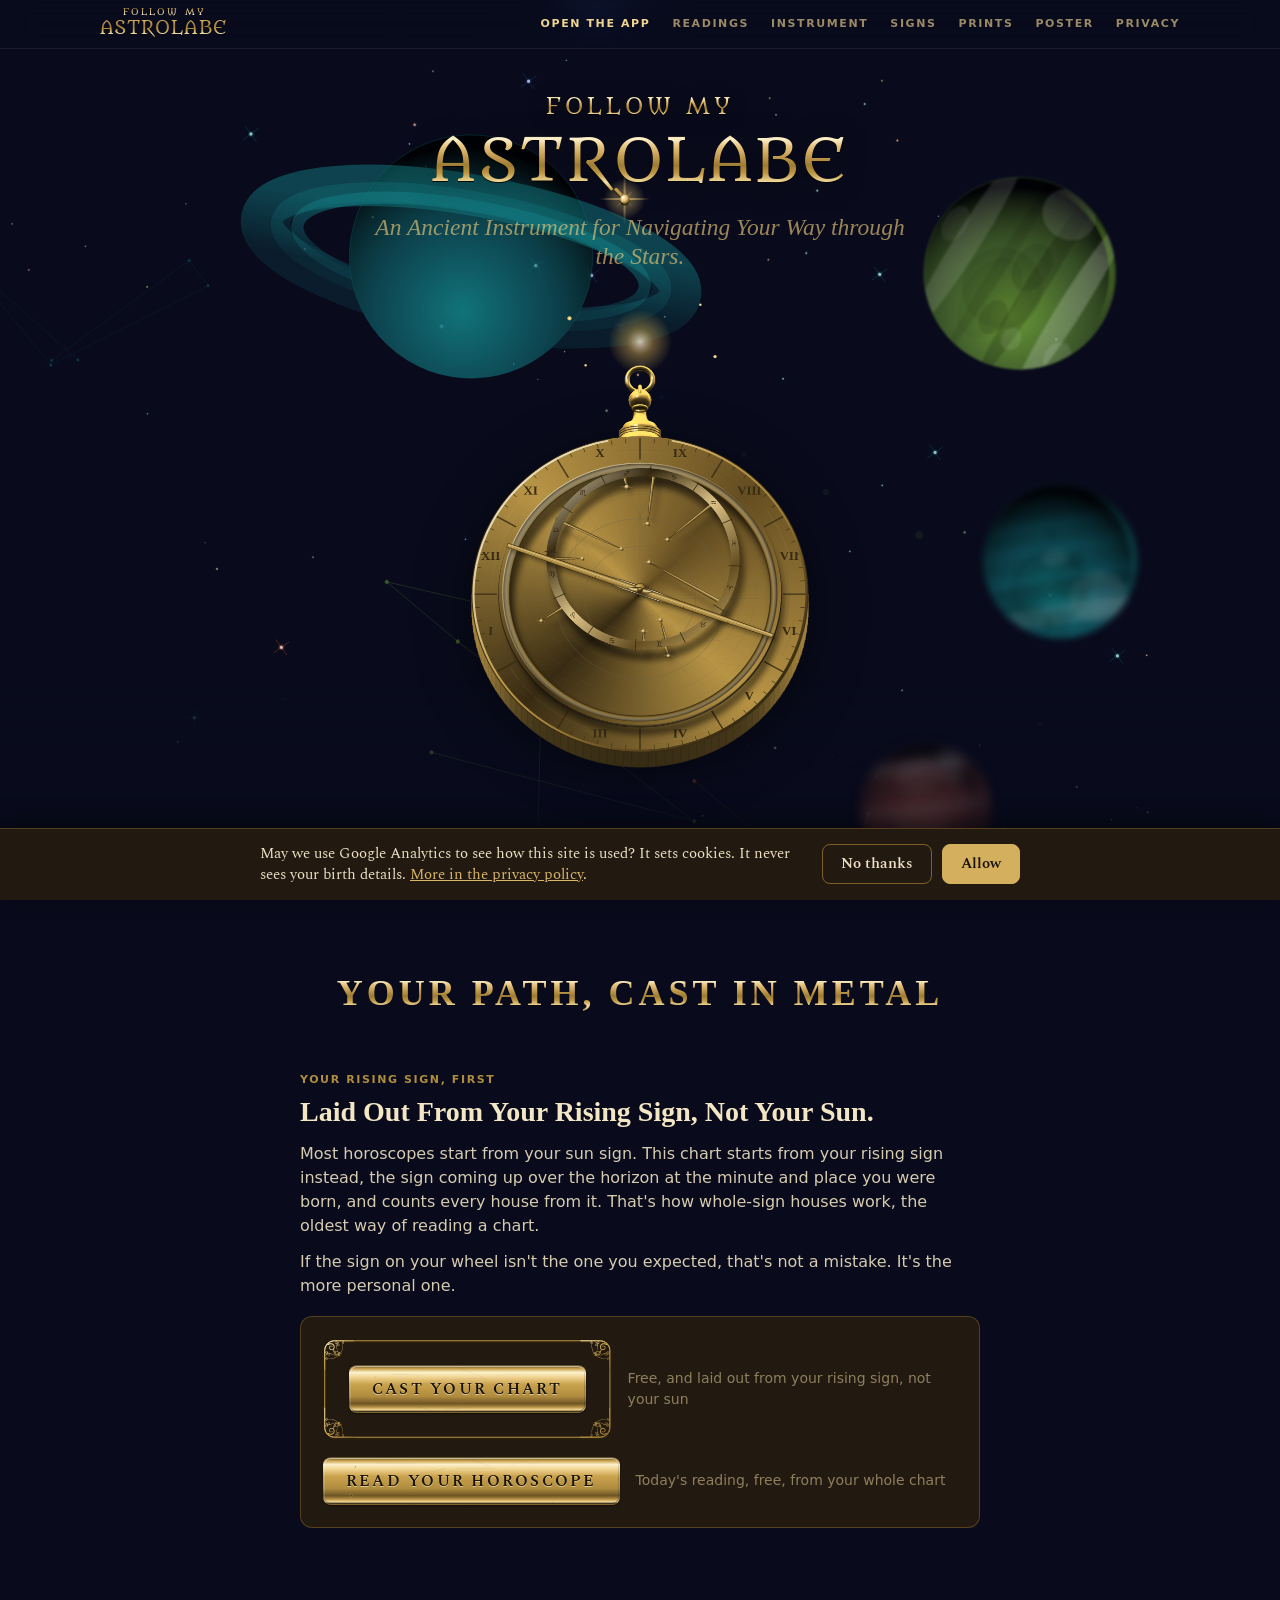
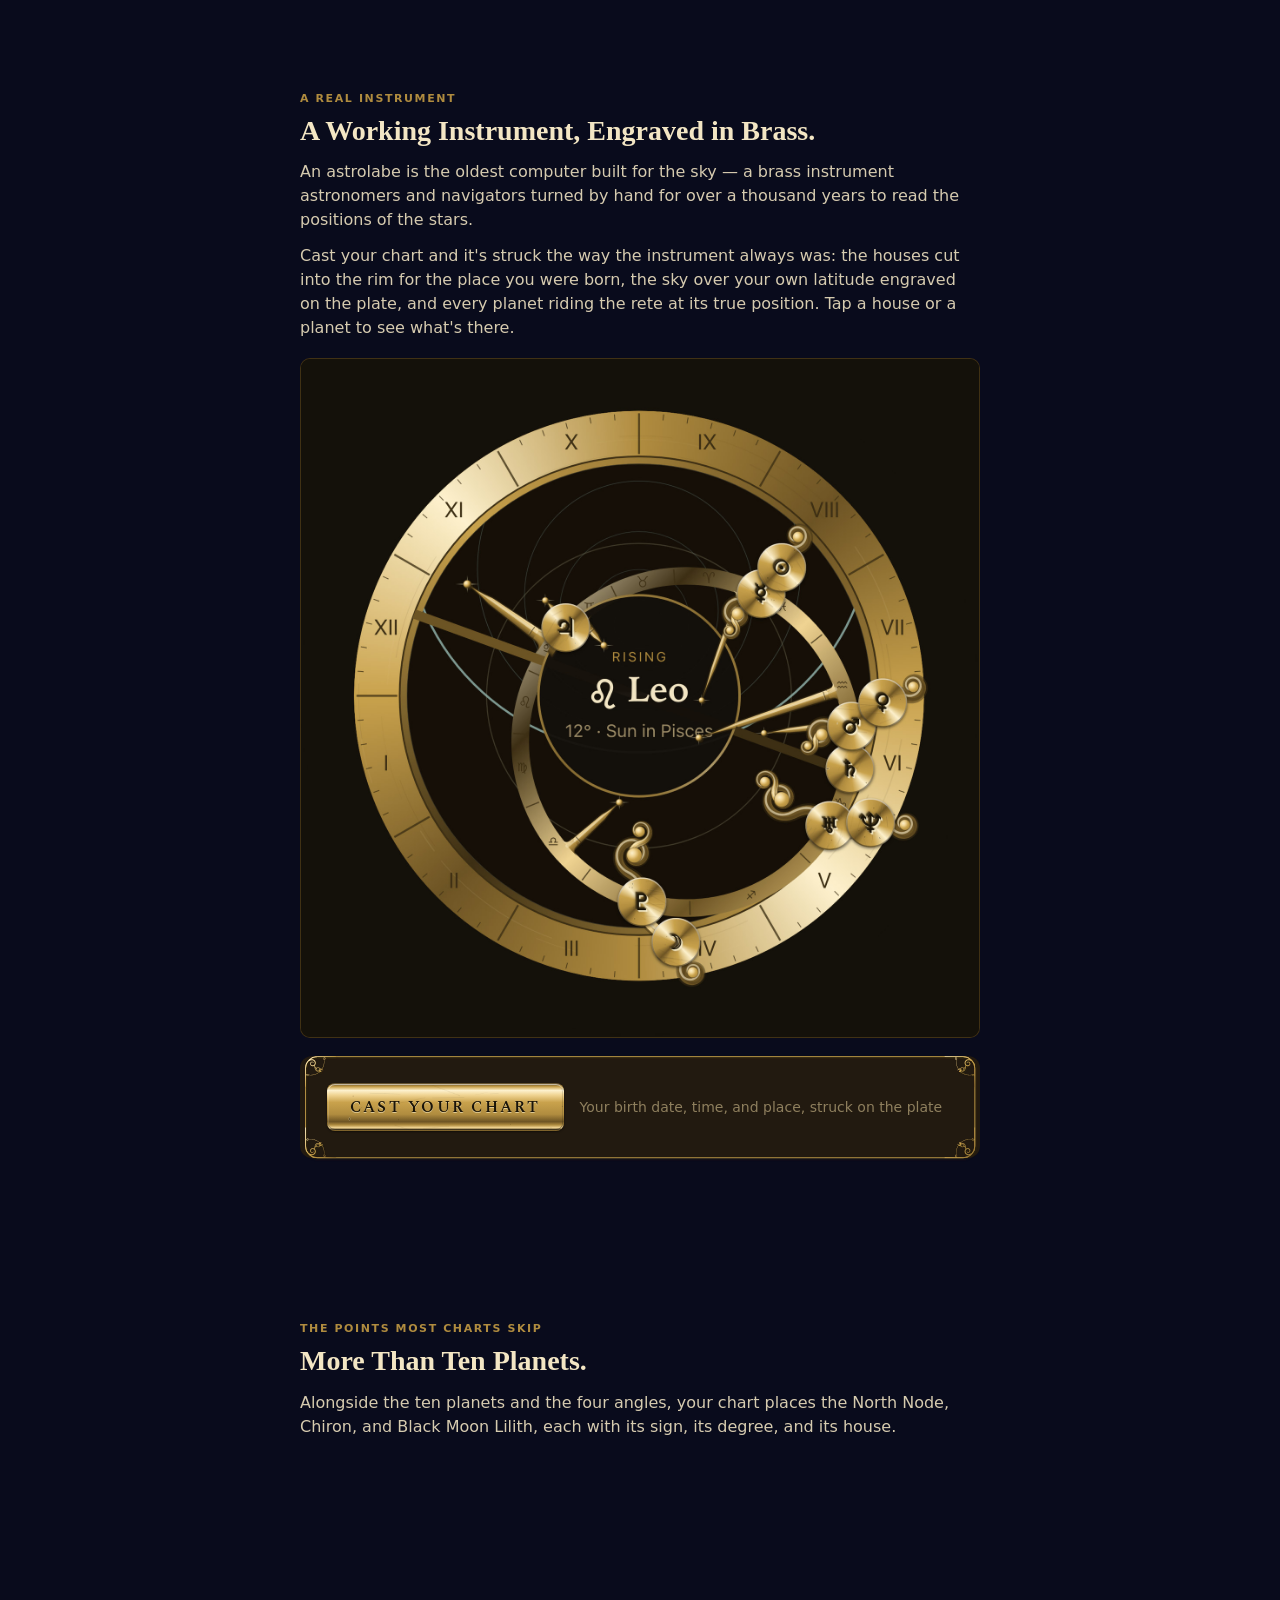
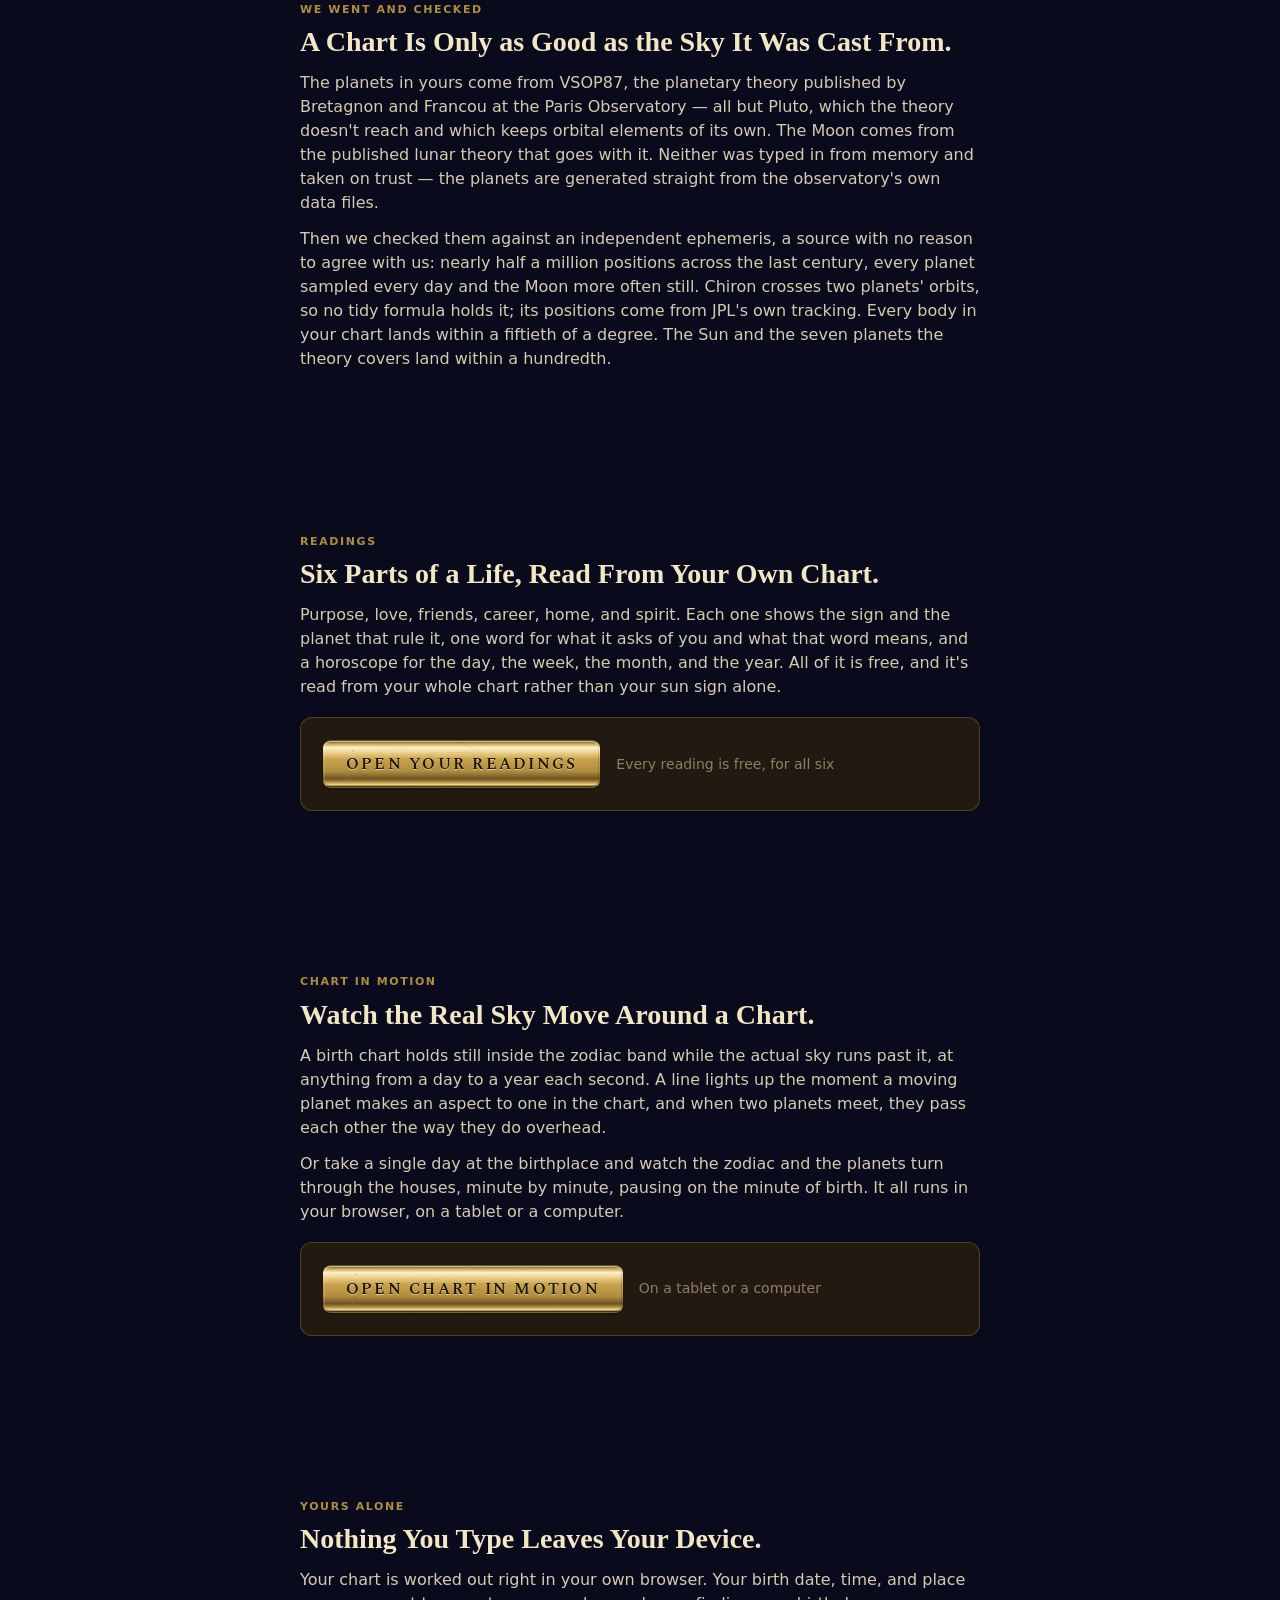
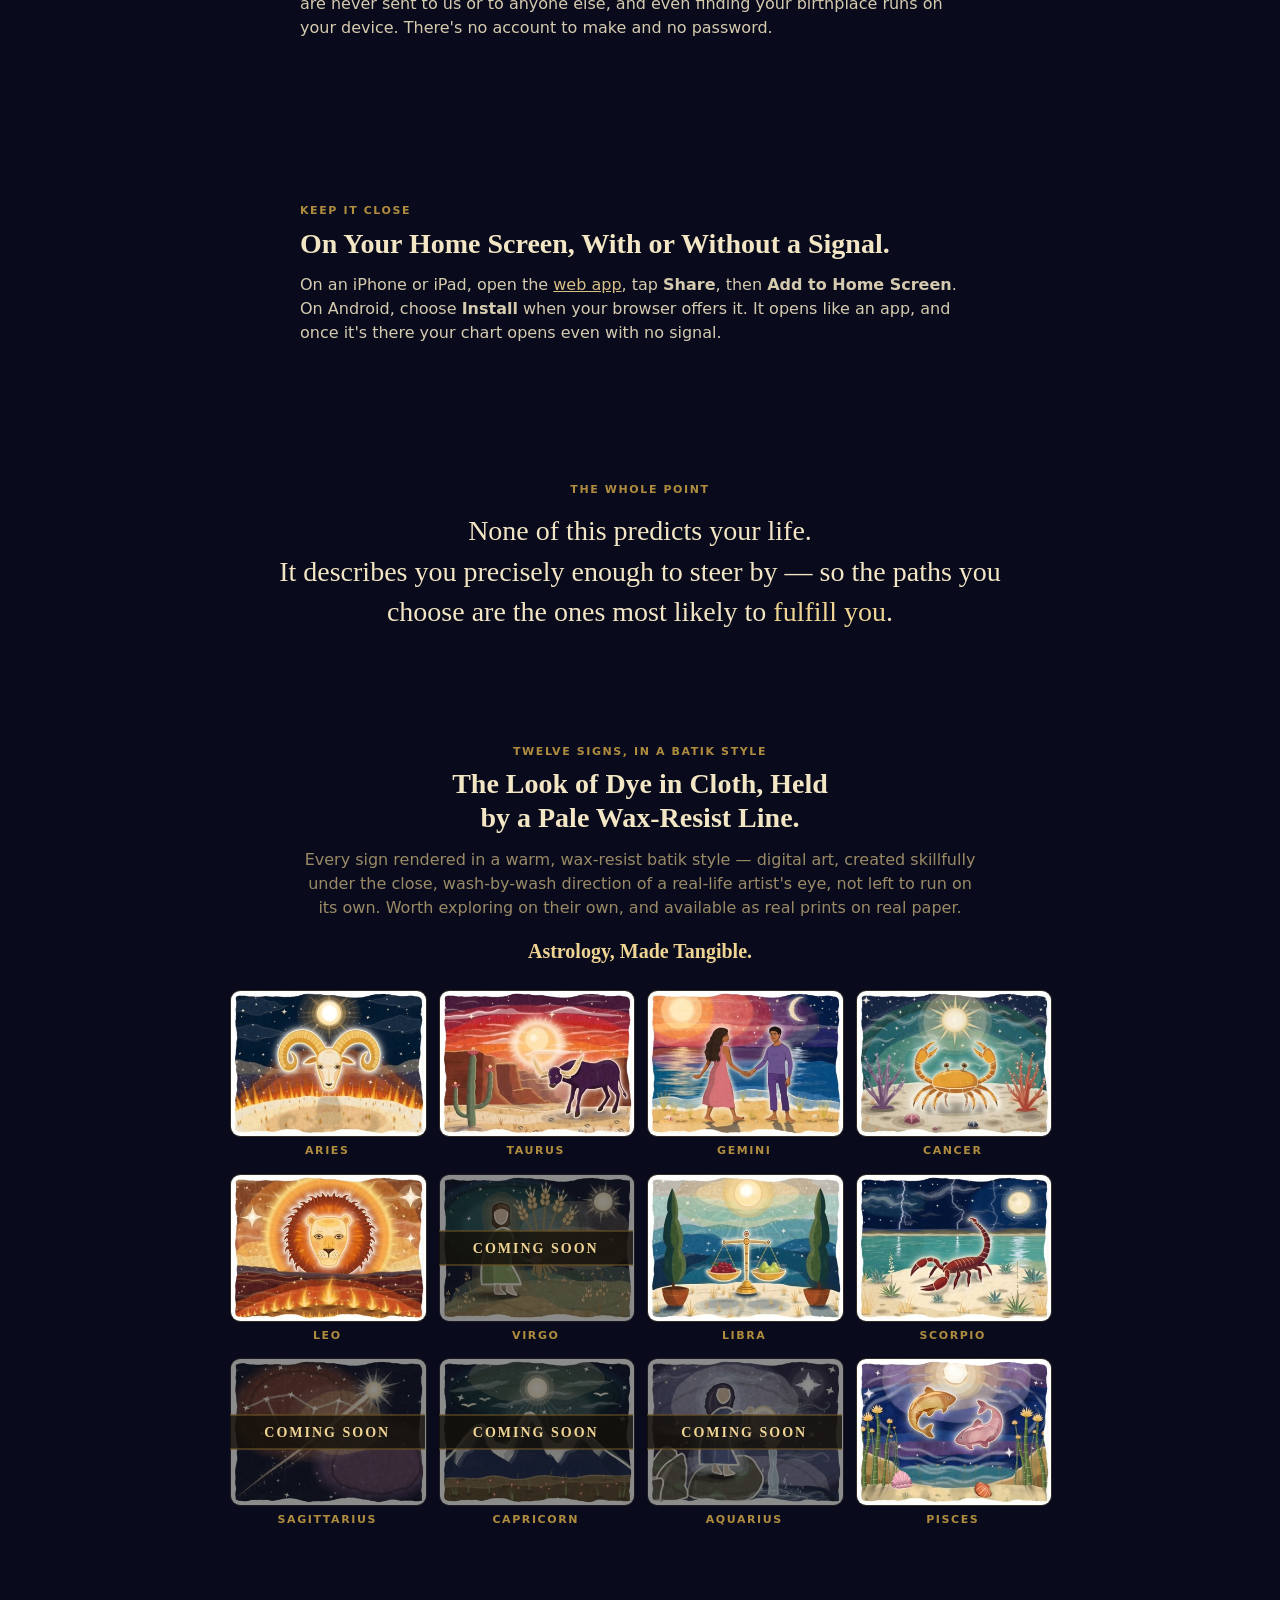
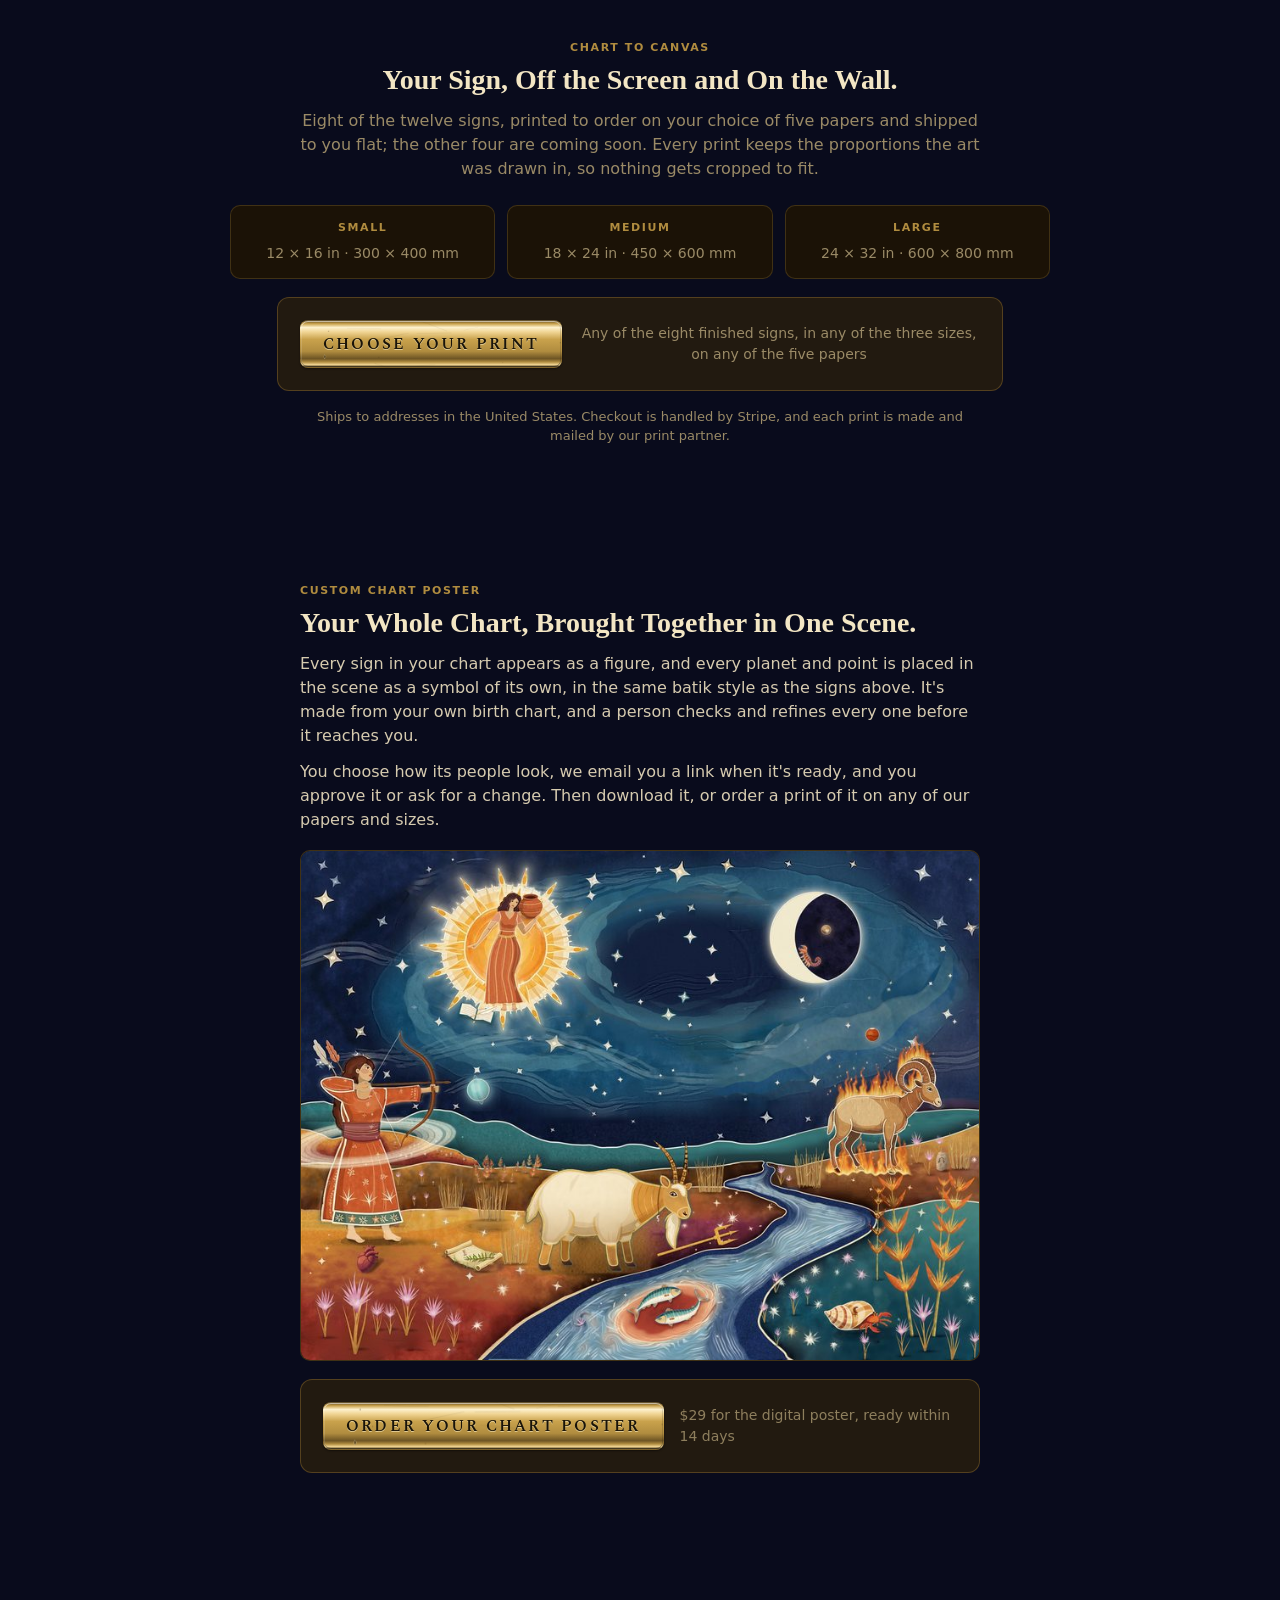
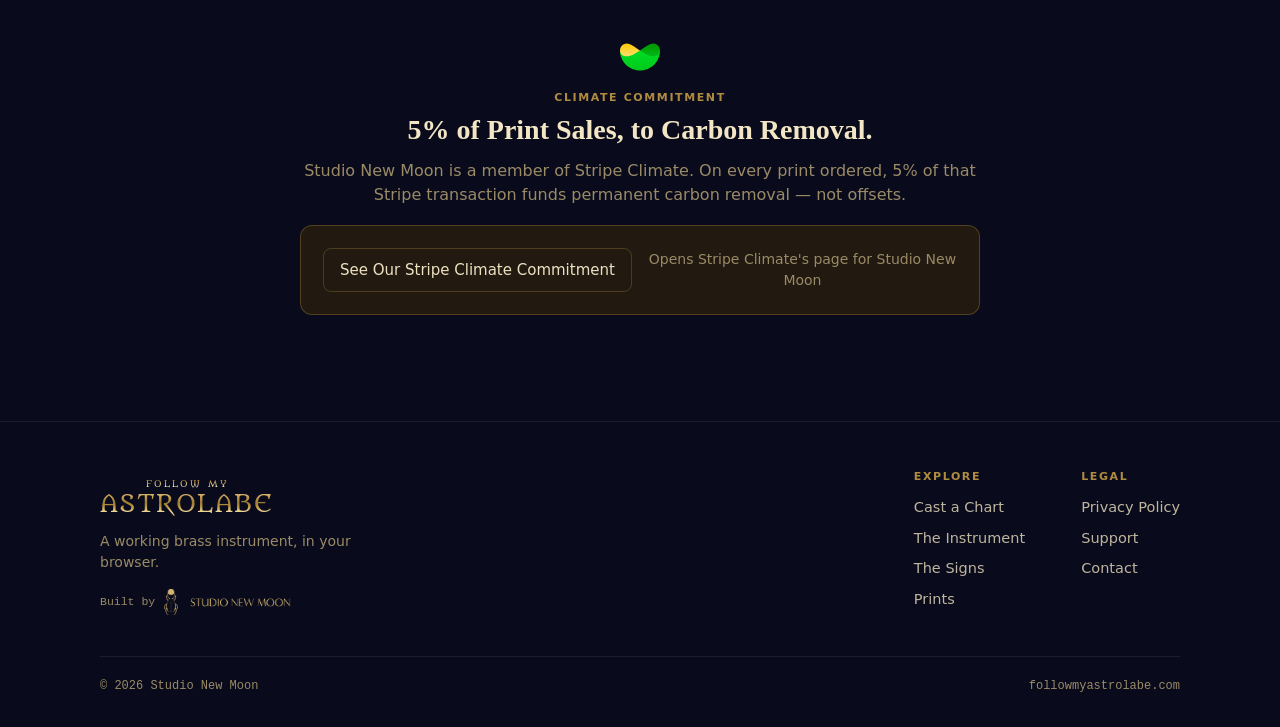
<file: index.html>
<!doctype html>
<html lang="en">
<head>
<!-- Google tag (GTM-N5783V5G, GA4 G-XFTRT9BN03). /assets/consent.js loads gtm.js only
     after the visitor taps Allow. Kept off pages whose URLs carry a private code. -->
<script>
  window.dataLayer = window.dataLayer || [];
  function gtag(){dataLayer.push(arguments);}
  gtag('js', new Date());
</script>
<script src="/assets/consent.js" defer></script>
<meta charset="utf-8">
<meta name="viewport" content="width=device-width, initial-scale=1, viewport-fit=cover">
<title>Follow My Astrolabe — Birth Charts, Horoscopes, and Custom Chart Posters</title>
<meta name="description" content="Cast your birth chart free on a working astrolabe, read horoscopes from your whole chart, and order a custom birth chart poster or a zodiac print.">
<!-- Proves to Google Search Console that Morgan owns this site (URL-prefix
     property https://www.followmyastrolabe.com/, added 2026-11-12). Search
     Console re-checks it, so removing it loses the property. -->
<meta name="google-site-verification" content="5GwdkGR-Yzpl1oByLj5gzYig3HeZykQTGg4l5JMn5-0" />
<!-- What a shared link shows: iMessage, Slack, Facebook, and the rest read these. -->
<meta property="og:type" content="website">
<meta property="og:site_name" content="Follow My Astrolabe">
<meta property="og:title" content="Follow My Astrolabe — Birth Charts, Horoscopes, and Custom Chart Posters">
<meta property="og:description" content="Cast your birth chart free on a working astrolabe, read horoscopes from your whole chart, and order a custom birth chart poster or a zodiac print.">
<meta property="og:url" content="https://www.followmyastrolabe.com/">
<link rel="canonical" href="https://www.followmyastrolabe.com/">
<meta property="og:image" content="https://www.followmyastrolabe.com/assets/share/home.jpg">
<meta property="og:image:width" content="1200">
<meta property="og:image:height" content="630">
<meta property="og:image:alt" content="The Follow My Astrolabe wordmark in brass on a night sky, over the line Your Path, Cast in Metal.">
<meta name="twitter:card" content="summary_large_image">
<meta name="theme-color" content="#090B1C">
<link rel="icon" href="assets/favicon.png">
<link rel="preconnect" href="https://fonts.googleapis.com">
<link rel="preconnect" href="https://fonts.gstatic.com" crossorigin>
<!-- Metamorphous is the wordmark's face; everything else is the app's own
     type (FontSet.nativeSky), which the device already carries. -->
<link href="https://fonts.googleapis.com/css2?family=Metamorphous&family=Spectral:wght@600&display=swap" rel="stylesheet">
<link rel="stylesheet" href="/assets/app.css">
<script src="/assets/fit-buttons.js" defer></script>
<link rel="stylesheet" href="/assets/home/welcome.css">
<style>
  /* The homepage is the app's welcome screen, so it keeps the welcome
     screen's night (#090B1C) instead of Brass & Ink's ground. Everything
     else here (cards, plate labels, the metal) is the app's, from app.css. */
  :root{
    --ground:#090B1C;
    --night:#090B1C;
    --title-gold: linear-gradient(180deg, #8A6C2E 0%, #D9B45F 9%, #FDF1CD 20%, #E6C47F 30%, #C19A4D 44%, #9D7C33 56%, #BD9540 66%, #F2DDA0 79%, #C29C48 90%, #7A5F28 100%);
    /* The polished brass ramp, exactly as measured for legible lettering
       (Brass.polished; f9fef0b). Not to be re-spaced. */
    --metal: linear-gradient(180deg, #6D5424 0%, #C9A24C 6%, #FDF1CD 14%, #F0D493 24%, #C9A24C 40%, #B08C3F 66%, #6D5424 82%, #B08C3F 89%, #F0D493 95%, #3D2F14 100%);
    --metal-wear: url("/assets/metal/brass-polished-wear.png");
  }
  html{ background:#090B1C; scroll-behavior:smooth; }
  body{ background:transparent; overflow-x:hidden; }
  img{ max-width:100%; display:block; }
  .visually-hidden{
    position:absolute !important; width:1px; height:1px; margin:-1px; padding:0; border:0;
    overflow:hidden; clip:rect(0 0 0 0); clip-path:inset(50%); white-space:nowrap;
  }

  /* The night behind everything below the welcome screen: the same sky's
     stars and constellations, without its planets, held still. */
  .backdrop{ position:fixed; inset:0; width:100vw; height:100lvh; z-index:-1; pointer-events:none; }
  /* The text sections sit straight on the sky, with no card, so the sky
     calms to a trace behind the reading column; a constellation line or a
     star landing inside a sentence reads as stray punctuation. On a wide
     screen it stays at full strength in the margins. */
  .backdrop{
    --calm: rgba(0,0,0,.14);
    -webkit-mask-image: linear-gradient(to right, #000 0, #000 calc(50% - 480px), var(--calm) calc(50% - 360px), var(--calm) calc(50% + 360px), #000 calc(50% + 480px), #000 100%);
            mask-image: linear-gradient(to right, #000 0, #000 calc(50% - 480px), var(--calm) calc(50% - 360px), var(--calm) calc(50% + 360px), #000 calc(50% + 480px), #000 100%);
  }

  /* The welcome screen's sky fades into the night below rather than ending
     at a hard edge: its ground and its planets thin out over the last stretch
     of the screen, so the stars-only backdrop takes over without a seam. */
  .welcome{
    --fade: clamp(120px, 26svh, 300px);
    background: linear-gradient(to bottom, #090B1C calc(100% - var(--fade)), rgba(9,11,28,0) 100%);
  }
  .welcome .sky, .welcome .shooting{
    -webkit-mask-image: linear-gradient(to bottom, #000 calc(100% - var(--fade)), transparent 100%);
            mask-image: linear-gradient(to bottom, #000 calc(100% - var(--fade)), transparent 100%);
  }

  /* On a desktop browser the welcome screen has no ENTER: the site's menu is
     shown over it from the start instead, as the way in. */
  @media (hover:hover) and (pointer:fine){
    .welcome .enter{ display:none; }
    /* room for the menu, which sits over the top of the welcome screen */
    .welcome-stack{ padding-top:calc(48px + env(safe-area-inset-top, 0px)); }
  }
  /* Opened from a Home Screen, the page is the welcome screen alone, as the
     installed app's first screen is. */
  @media (display-mode: standalone){ main, footer, .site-nav, .backdrop{ display:none; } }

  /* ================= Below the welcome screen ================= */
  .site-nav{
    position:fixed; left:0; right:0; top:0; z-index:50;
    padding-top:env(safe-area-inset-top, 0px);
    background:color-mix(in srgb, #090B1C 82%, transparent);
    -webkit-backdrop-filter:saturate(1.4) blur(18px); backdrop-filter:saturate(1.4) blur(18px);
    border-bottom:.5px solid rgba(255,255,255,.08);
    transform:translateY(-110%); transition:transform .25s ease;
  }
  .site-nav.shown{ transform:none; }
  @media (prefers-reduced-motion: reduce){ .site-nav{ transition:none; } }
  .site-nav .inner{
    max-width:1080px; margin:0 auto; min-height:48px; padding:0 16px;
    display:flex; align-items:center; justify-content:space-between; gap:16px;
  }
  .nav-name{
    display:inline-flex; flex-direction:column; align-items:center; line-height:1.3;
    font-family:'Metamorphous', Georgia, serif; font-size:18px; letter-spacing:.06em;
    text-decoration:none;
    background:var(--title-gold); -webkit-background-clip:text; background-clip:text;
    color:transparent; -webkit-text-fill-color:transparent;
  }
  .nav-name .small{ font-size:9px; letter-spacing:.27em; padding-left:.27em; margin-bottom:-.2em; }
  .nav-links{ display:flex; gap:22px; align-items:center; }
  .nav-links a{
    font-size:11px; font-weight:600; letter-spacing:1.6px; text-transform:uppercase;
    color:var(--muted); text-decoration:none;
  }
  .nav-links a:hover{ color:var(--bright); }
  /* The way into the web app, first and in the bright brass: on a desktop
     browser the welcome screen has no ENTER, so this is what replaces it. */
  .nav-links a.nav-app{ color:var(--bright); }
  /* Narrower, the menu keeps to one line by dropping the two it can spare:
     Instrument is a section just below, and Privacy is in the footer. */
  @media (max-width:900px){ .nav-links{ gap:18px; } .nav-links a.nav-minor{ display:none; } }
  @media (max-width:680px){ .nav-links{ gap:12px; } .nav-links a{ letter-spacing:1.2px; } }
  @media (max-width:600px){ .nav-links{ display:none; } }

  main{ display:block; }
  section[id]{ scroll-margin-top:64px; }
  .wrap{ max-width:var(--readable); margin:0 auto; padding:0 16px; }
  .wrap.wide{ max-width:1080px; }
  .band{ padding-block:clamp(28px, 6vw, 56px); }
  .band:first-child{ padding-top:clamp(40px, 8vw, 72px); }

  /* One feature: plate label, title, prose. No box around it, so it reads
     on the night like The Whole Point; plates (buttons) and screenshot
     frames keep theirs. */
  .feature.card{ background:none; border:0; border-radius:0; padding:clamp(18px, 4vw, 26px) 0; }
  .feature .plate-label{ display:block; margin:0 0 8px; }
  .feature h2, .head h2{
    font-family:var(--font-display); font-weight:600; color:var(--resist);
    font-size:clamp(22px, 3.6vw, 28px); line-height:1.22; margin:0 0 12px; text-wrap:balance;
  }
  .feature p{ color:var(--ink); opacity:.9; margin:0; }
  .feature p + p{ margin-top:12px; }
  .feature p a{ color:var(--bright); }
  .feature .shot{
    margin-top:18px; border-radius:10px; overflow:hidden;
    border:1px solid rgba(176,140,63,0.25); background:var(--panel);
  }
  .feature .shot img{ width:100%; height:auto; }
  /* The site's line, struck in the wordmark's gold at headline size. */
  .lede{
    margin:0 0 clamp(20px, 4vw, 32px); text-align:center; text-wrap:balance;
    font-family:var(--font-display); font-weight:600; line-height:1.2;
    font-size:clamp(22px, 4.6vw, 36px); letter-spacing:clamp(1.5px, .4vw, 4px);
    text-transform:uppercase; color:var(--bright);
    background:var(--title-gold); -webkit-background-clip:text; background-clip:text;
    -webkit-text-fill-color:transparent;
  }

  /* Morgan's standing rule: every button sits on a plate with what it does. */
  .plate{
    background:#221a10; border:1px solid rgba(200,153,63,0.3); border-radius:12px;
    padding:clamp(16px, 3vw, 22px);
  }
  .plate.actions{ display:grid; grid-template-columns:minmax(0, 1fr); gap:18px; }
  .plate .action{ min-width:0; }
  /* On the narrowest phones the plate gives back a little width, so
     button labels keep their size on one line. */
  @media (max-width:360px){ .plate{ padding-inline:12px; } }
  .plate .action{ display:flex; flex-wrap:wrap; align-items:center; gap:8px 16px; }
  .plate .note{ margin:0; font-size:14px; color:var(--muted); flex:1 1 220px; }
  .feature .plate{ margin-top:18px; }
  .metal-button{ background:var(--metal-wear) center / cover no-repeat, var(--metal); }
  .metal-button:focus-visible, .quiet-button:focus-visible{ outline:2px solid var(--bright); outline-offset:3px; }
  a.quiet-button{ display:inline-block; text-decoration:none; }

  /* Chart in Motion is for tablets and computers: its page tells a phone-
     sized screen so, and this section isn't offered on one at all. Same line
     as the page, 600px each way, so a small screen on its side doesn't
     qualify. */
  @media (max-width:599.98px), (max-height:599.98px){ #motion{ display:none; } }

  .philosophy{ text-align:center; }
  .philosophy .plate-label{ display:block; margin-bottom:14px; }
  .philosophy p{
    font-family:var(--font-display); font-weight:500; color:var(--resist);
    font-size:clamp(20px, 3.4vw, 28px); line-height:1.45; margin:0 auto; max-width:760px; text-wrap:balance;
  }
  .philosophy p span{ color:var(--bright); }

  .head{ text-align:center; max-width:var(--readable); margin:0 auto 24px; padding:0 16px; }
  .head .plate-label{ display:block; margin-bottom:8px; }
  .head p{ color:var(--muted); margin:0; }
  .head p + p{ margin-top:10px; }
  .head .tangible{
    margin-top:16px; font-family:var(--font-display); font-weight:600; font-size:clamp(17px, 2.2vw, 20px);
    color:var(--bright);
  }
  .sign-grid{
    display:grid; grid-template-columns:repeat(4, 1fr); gap:14px;
    max-width:var(--gallery); margin:0 auto; padding:0 16px;
  }
  .sign-tile{ display:block; text-decoration:none; color:var(--muted); text-align:center; }
  .sign-tile img{
    width:100%; height:auto; border-radius:10px; border:1px solid rgba(176,140,63,0.25);
    transition:transform .2s ease, filter .2s ease;
  }
  .sign-tile:hover img{ transform:translateY(-2px); filter:brightness(1.06); }
  .sign-tile span{
    display:block; margin-top:6px; font-size:11px; font-weight:600; letter-spacing:1.6px;
    text-transform:uppercase; color:var(--brass);
  }
  .sign-tile:hover span{ color:var(--bright); }
  .sign-tile:focus-visible{ outline:2px solid var(--bright); outline-offset:3px; border-radius:10px; }
  /* A sign whose finished art hasn't shipped: shown, banded, not a link to
     the shop. Same list as /prints/ (COMING_SOON) and app/src/app.js. When
     one ships, also update the count in #prints ("Eight of the twelve"). */
  .sign-tile .art{ position:relative; display:block; margin-top:0; }
  .sign-tile.soon img{ filter:brightness(.55) saturate(.6); }
  .sign-tile.soon:hover img{ transform:none; filter:brightness(.55) saturate(.6); }
  .sign-tile.soon:hover span{ color:var(--brass); }
  .sign-tile .soon-band, .sign-tile.soon:hover .soon-band{
    position:absolute; left:0; right:0; top:50%; transform:translateY(-50%); margin:0;
    padding:6px 2px; background:rgba(20,16,10,.82);
    border-block:1px solid rgba(200,153,63,.55);
    font-family:var(--font-display); font-size:clamp(11px, 1.5vw, 14px); font-weight:600;
    letter-spacing:2px; text-transform:uppercase; color:var(--bright); white-space:nowrap;
  }
  @media (max-width:820px){ .sign-grid{ grid-template-columns:repeat(3, 1fr); } }
  @media (max-width:520px){ .sign-grid{ grid-template-columns:repeat(2, 1fr); gap:12px; } }

  .sizes{ display:grid; grid-template-columns:repeat(3, 1fr); gap:12px; max-width:var(--gallery); margin:0 auto; }
  .sizes .card{ text-align:center; }
  .sizes .name{ font-size:11px; font-weight:600; letter-spacing:1.6px; text-transform:uppercase; color:var(--brass); }
  .sizes .price{ font-family:var(--font-display); font-weight:600; font-size:28px; color:var(--resist); margin:6px 0 2px; }
  .sizes .desc{ font-size:14px; color:var(--muted); margin-top:6px; }
  .sizes .price .from{ font-family:var(--font-body, inherit); font-weight:400; font-size:13px; color:var(--muted); margin-right:5px; }
  @media (max-width:640px){ .sizes{ grid-template-columns:1fr; } }
  /* The five papers, built from the live catalogue under the size cards. */
  .papers{ max-width:var(--gallery); margin:22px auto 0; }
  .papers[hidden]{ display:none; }
  .papers > .plate-label{ display:block; text-align:center; margin-bottom:10px; }
  .papers ul{ list-style:none; margin:0; padding:0; display:grid; grid-template-columns:repeat(auto-fit, minmax(150px, 1fr)); gap:8px; }
  .papers li{ background:var(--panel); border:1px solid rgba(176,140,63,0.22); border-radius:10px; padding:10px 12px; text-align:center; }
  .papers .paper-name{ color:var(--ink); font-size:15px; }
  .papers .paper-detail{ color:var(--muted); font-size:13px; margin-top:2px; }
  .papers .paper-price{ font-family:var(--font-display); color:var(--resist); font-size:14px; margin-top:6px; font-variant-numeric:tabular-nums; }
  .center-plate{ max-width:var(--readable); margin:18px auto 0; text-align:center; }
  .center-plate .action{ justify-content:center; }
  .fine{ max-width:var(--readable); margin:16px auto 0; font-size:13px; color:var(--muted); text-align:center; }

  .climate{ text-align:center; }
  .climate-icon{ width:40px; height:40px; margin:0 auto 14px; }
  .climate .feature p{ color:var(--muted); opacity:1; }
  .climate-link svg{ width:15px; height:15px; flex:0 0 auto; }

  footer{ padding-block:48px 32px; border-top:.5px solid rgba(255,255,255,.08); margin-top:24px; }
  .footer-top{ display:flex; justify-content:space-between; align-items:flex-start; flex-wrap:wrap; gap:32px; margin-bottom:36px; }
  .footer-brand .nav-name{ font-size:24px; }
  .footer-brand .nav-name .small{ font-size:9px; }
  .footer-brand p{ color:var(--muted); font-size:14px; max-width:280px; margin:10px 0 0; }
  .studio-credit{ display:flex; align-items:center; gap:9px; margin-top:16px; }
  .studio-credit span{ font-family:var(--font-mono); font-size:11.5px; color:var(--muted); }
  .studio-credit .beetle{ height:26px; width:auto; opacity:.9; }
  .studio-credit .studio-wordmark{ height:13px; width:auto; opacity:.9; margin-top:2px; }
  .footer-links{ display:flex; gap:56px; flex-wrap:wrap; }
  .footer-col h3{ font-family:var(--font-body); margin:0 0 12px; }
  .footer-col a{ display:block; color:var(--ink); opacity:.8; text-decoration:none; font-size:14.5px; margin-bottom:9px; }
  .footer-col a:hover{ opacity:1; color:var(--bright); }
  .footer-bottom{
    display:flex; justify-content:space-between; flex-wrap:wrap; gap:12px;
    font-family:var(--font-mono); font-size:12px; color:var(--muted);
    padding-top:20px; border-top:.5px solid rgba(255,255,255,.08);
  }
</style>
</head>
<body>
<canvas class="backdrop" aria-hidden="true"></canvas>

<header class="site-nav" id="site-nav" aria-label="Site">
  <div class="inner">
    <a class="nav-name" href="#top" aria-label="Follow My Astrolabe, back to the top"><span class="small">FOLLOW MY</span>ASTROLABE</a>
    <nav class="nav-links" aria-label="Sections">
      <a class="nav-app" href="/app/">Open the App</a>
      <a href="#readings">Readings</a>
      <a class="nav-minor" href="#instrument">Instrument</a>
      <a href="#signs">Signs</a>
      <a href="#prints">Prints</a>
      <a href="#poster">Poster</a>
      <a class="nav-minor" href="/privacy/">Privacy</a>
    </nav>
  </div>
</header>

<!-- The first screenful is the app's welcome screen (WelcomeView.swift). -->
<section class="welcome" id="top" aria-label="Welcome">
  <canvas class="sky" aria-hidden="true"></canvas>
  <canvas class="shooting" aria-hidden="true"></canvas>
  <div class="welcome-stack">
    <div class="spacer s1"></div>
    <div class="title">
      <h1 class="wordmark">
        <span class="visually-hidden">Follow My Astrolabe</span>
        <span class="wm-line" aria-hidden="true"><span class="wm-text wm-follow">FOLLOW MY</span></span>
        <span class="wm-line" aria-hidden="true"><span class="wm-text wm-astro">ASTROLABE<span class="wm-baseline"></span></span><canvas class="r-star"></canvas></span>
      </h1>
      <p class="tagline">An Ancient Instrument for Navigating Your Way through the Stars.</p>
    </div>
    <canvas class="moon-glow" aria-hidden="true"></canvas>
    <div class="instrument" role="img" tabindex="0" aria-label="A brass astrolabe. Drag left or right to turn it over.">
      <div class="instrument-shadow" aria-hidden="true"></div>
      <canvas aria-hidden="true"></canvas>
    </div>
    <div class="spacer s2"></div>
    <a class="enter" href="/app/" aria-description="Continues into the app">Enter</a>
    <div class="spacer s3"></div>
  </div>
</section>

<main>
<section class="band" aria-labelledby="rising-title">
  <div class="wrap">
    <p class="lede">Your Path, Cast in Metal</p>
    <div class="feature card">
      <span class="plate-label">Your Rising Sign, First</span>
      <h2 id="rising-title">Laid Out From Your Rising Sign, Not Your Sun.</h2>
      <p>Most horoscopes start from your sun sign. This chart starts from your rising sign instead, the sign coming up over the horizon at the minute and place you were born, and counts every house from it. That's how whole-sign houses work, the oldest way of reading a chart.</p>
      <p>If the sign on your wheel isn't the one you expected, that's not a mistake. It's the more personal one.</p>
      <div class="plate actions">
        <div class="action"><span class="framed-button" style="position:relative;display:inline-flex;max-width:100%"><a class="metal-button" href="/app/">Cast Your Chart</a><svg class="filigree" aria-hidden="true" style="position:absolute;inset:-6px;width:calc(100% + 12px);height:calc(100% + 12px);pointer-events:none;overflow:visible" data-radius="10" data-mode="button" data-metal="brass"></svg></span><p class="note">Free, and laid out from your rising sign, not your sun</p></div>
        <div class="action"><a class="metal-button" href="/app/">Read Your Horoscope</a><p class="note">Today's reading, free, from your whole chart</p></div>
      </div>
    </div>
  </div>
</section>

<section class="band" id="instrument" aria-labelledby="instrument-title">
  <div class="wrap">
    <div class="feature card">
      <span class="plate-label">A Real Instrument</span>
      <h2 id="instrument-title">A Working Instrument, Engraved in Brass.</h2>
      <p>An astrolabe is the oldest computer built for the sky — a brass instrument astronomers and navigators turned by hand for over a thousand years to read the positions of the stars.</p>
      <p>Cast your chart and it's struck the way the instrument always was: the houses cut into the rim for the place you were born, the sky over your own latitude engraved on the plate, and every planet riding the rete at its true position. Tap a house or a planet to see what's there.</p>
      <div class="shot"><img src="assets/screenshots/web-instrument.jpg" alt="A birth chart drawn as a brass astrolabe, with Leo rising, the planets as brass studs on the rete, and the twelve houses numbered around the rim" width="780" height="780" loading="lazy"></div>
      <div class="plate actions framed-plate" style="position:relative;border-color:transparent">
        <div class="action"><a class="metal-button" href="/app/">Cast Your Chart</a><p class="note">Your birth date, time, and place, struck on the plate</p></div>
        <svg class="filigree" aria-hidden="true" style="position:absolute;inset:-6px;width:calc(100% + 12px);height:calc(100% + 12px);pointer-events:none;overflow:visible" data-radius="12" data-mode="button" data-metal="brass" data-edge="flush"></svg>
      </div>
    </div>
  </div>
</section>

<section class="band" aria-labelledby="points-title">
  <div class="wrap">
    <div class="feature card">
      <span class="plate-label">The Points Most Charts Skip</span>
      <h2 id="points-title">More Than Ten Planets.</h2>
      <p>Alongside the ten planets and the four angles, your chart places the North Node, Chiron, and Black Moon Lilith, each with its sign, its degree, and its house.</p>
    </div>
  </div>
</section>

<section class="band" aria-labelledby="checked-title">
  <div class="wrap">
    <div class="feature card">
      <span class="plate-label">We Went and Checked</span>
      <h2 id="checked-title">A Chart Is Only as Good as the Sky It Was Cast From.</h2>
      <p>The planets in yours come from VSOP87, the planetary theory published by Bretagnon and Francou at the Paris Observatory — all but Pluto, which the theory doesn't reach and which keeps orbital elements of its own. The Moon comes from the published lunar theory that goes with it. Neither was typed in from memory and taken on trust — the planets are generated straight from the observatory's own data files.</p>
      <p>Then we checked them against an independent ephemeris, a source with no reason to agree with us: nearly half a million positions across the last century, every planet sampled every day and the Moon more often still. Chiron crosses two planets' orbits, so no tidy formula holds it; its positions come from JPL's own tracking. Every body in your chart lands within a fiftieth of a degree. The Sun and the seven planets the theory covers land within a hundredth.</p>
    </div>
  </div>
</section>

<section class="band" id="readings" aria-labelledby="readings-title">
  <div class="wrap">
    <div class="feature card">
      <span class="plate-label">Readings</span>
      <h2 id="readings-title">Six Parts of a Life, Read From Your Own Chart.</h2>
      <p>Purpose, love, friends, career, home, and spirit. Each one shows the sign and the planet that rule it, one word for what it asks of you and what that word means, and a horoscope for the day, the week, the month, and the year. All of it is free, and it's read from your whole chart rather than your sun sign alone.</p>
      <div class="plate actions">
        <div class="action"><a class="metal-button" href="/app/">Open Your Readings</a><p class="note">Every reading is free, for all six</p></div>
      </div>
    </div>
  </div>
</section>

<section class="band" id="motion" aria-labelledby="motion-title">
  <div class="wrap">
    <div class="feature card">
      <span class="plate-label">Chart in Motion</span>
      <h2 id="motion-title">Watch the Real Sky Move Around a Chart.</h2>
      <p>A birth chart holds still inside the zodiac band while the actual sky runs past it, at anything from a day to a year each second. A line lights up the moment a moving planet makes an aspect to one in the chart, and when two planets meet, they pass each other the way they do overhead.</p>
      <p>Or take a single day at the birthplace and watch the zodiac and the planets turn through the houses, minute by minute, pausing on the minute of birth. It all runs in your browser, on a tablet or a computer.</p>
      <div class="plate actions">
        <div class="action"><a class="metal-button" href="/app/motion/">Open Chart in Motion</a><p class="note">On a tablet or a computer</p></div>
      </div>
    </div>
  </div>
</section>

<section class="band" aria-labelledby="private-title">
  <div class="wrap">
    <div class="feature card">
      <span class="plate-label">Yours Alone</span>
      <h2 id="private-title">Nothing You Type Leaves Your Device.</h2>
      <p>Your chart is worked out right in your own browser. Your birth date, time, and place are never sent to us or to anyone else, and even finding your birthplace runs on your device. There's no account to make and no password.</p>
    </div>
  </div>
</section>

<section class="band" aria-labelledby="home-title">
  <div class="wrap">
    <div class="feature card">
      <span class="plate-label">Keep It Close</span>
      <h2 id="home-title">On Your Home Screen, With or Without a Signal.</h2>
      <p>On an iPhone or iPad, open the <a href="/app/">web app</a>, tap <strong>Share</strong>, then <strong>Add to Home Screen</strong>. On Android, choose <strong>Install</strong> when your browser offers it. It opens like an app, and once it's there your chart opens even with no signal.</p>
    </div>
  </div>
</section>

<section class="band philosophy" aria-label="The whole point">
  <div class="wrap wide">
    <span class="plate-label">The Whole Point</span>
    <p>None of this predicts your life.<br>It describes you precisely enough to steer by — so the paths you choose are the ones most likely to <span>fulfill you</span>.</p>
  </div>
</section>

<section class="band" id="signs" aria-labelledby="signs-title">
  <div class="head">
    <span class="plate-label">Twelve Signs, in a Batik Style</span>
    <h2 id="signs-title">The Look of Dye in Cloth, Held by a Pale Wax-Resist Line.</h2>
    <p>Every sign rendered in a warm, wax-resist batik style — digital art, created skillfully under the close, wash-by-wash direction of a real-life artist's eye, not left to run on its own. Worth exploring on their own, and available as real prints on real paper.</p>
    <p class="tangible">Astrology, Made Tangible.</p>
  </div>
  <div class="sign-grid">
    <a class="sign-tile" href="/prints/?sign=aries"><img src="assets/signs/aries-thumb.jpg" alt="Aries, illustrated in a batik style" width="360" height="270" loading="lazy"><span>Aries</span></a>
    <a class="sign-tile" href="/prints/?sign=taurus"><img src="assets/signs/taurus-thumb.jpg" alt="Taurus, illustrated in a batik style" width="360" height="270" loading="lazy"><span>Taurus</span></a>
    <a class="sign-tile" href="/prints/?sign=gemini"><img src="assets/signs/gemini-thumb.jpg" alt="Gemini, illustrated in a batik style" width="360" height="270" loading="lazy"><span>Gemini</span></a>
    <a class="sign-tile" href="/prints/?sign=cancer"><img src="assets/signs/cancer-thumb.jpg" alt="Cancer, illustrated in a batik style" width="360" height="270" loading="lazy"><span>Cancer</span></a>
    <a class="sign-tile" href="/prints/?sign=leo"><img src="assets/signs/leo-thumb.jpg" alt="Leo, illustrated in a batik style" width="360" height="270" loading="lazy"><span>Leo</span></a>
    <div class="sign-tile soon"><span class="art"><img src="assets/signs/virgo-thumb.jpg" alt="Virgo, illustrated in a batik style. Print coming soon" width="360" height="270" loading="lazy"><span class="soon-band" aria-hidden="true">Coming Soon</span></span><span>Virgo</span></div>
    <a class="sign-tile" href="/prints/?sign=libra"><img src="assets/signs/libra-thumb.jpg" alt="Libra, illustrated in a batik style" width="360" height="270" loading="lazy"><span>Libra</span></a>
    <a class="sign-tile" href="/prints/?sign=scorpio"><img src="assets/signs/scorpio-thumb.jpg" alt="Scorpio, illustrated in a batik style" width="360" height="270" loading="lazy"><span>Scorpio</span></a>
    <div class="sign-tile soon"><span class="art"><img src="assets/signs/sagittarius-thumb.jpg" alt="Sagittarius, illustrated in a batik style. Print coming soon" width="360" height="270" loading="lazy"><span class="soon-band" aria-hidden="true">Coming Soon</span></span><span>Sagittarius</span></div>
    <div class="sign-tile soon"><span class="art"><img src="assets/signs/capricorn-thumb.jpg" alt="Capricorn, illustrated in a batik style. Print coming soon" width="360" height="270" loading="lazy"><span class="soon-band" aria-hidden="true">Coming Soon</span></span><span>Capricorn</span></div>
    <div class="sign-tile soon"><span class="art"><img src="assets/signs/aquarius-thumb.jpg" alt="Aquarius, illustrated in a batik style. Print coming soon" width="360" height="270" loading="lazy"><span class="soon-band" aria-hidden="true">Coming Soon</span></span><span>Aquarius</span></div>
    <a class="sign-tile" href="/prints/?sign=pisces"><img src="assets/signs/pisces-thumb.jpg" alt="Pisces, illustrated in a batik style" width="360" height="270" loading="lazy"><span>Pisces</span></a>
  </div>
</section>

<section class="band" id="prints" aria-labelledby="prints-title">
  <div class="wrap wide">
    <div class="head">
      <span class="plate-label">Chart to Canvas</span>
      <h2 id="prints-title">Your Sign, Off the Screen and On the Wall.</h2>
      <p>Eight of the twelve signs, printed to order on your choice of five papers and shipped to you flat; the other four are coming soon. Every print keeps the proportions the art was drawn in, so nothing gets cropped to fit.</p>
    </div>
    <div class="sizes plans">
      <div class="card plan" data-size="Small">
        <div class="name">Small</div>
        <div class="price" hidden></div>
        <div class="desc">12 &times; 16 in &middot; 300 &times; 400 mm</div>
      </div>
      <div class="card plan" data-size="Medium">
        <div class="name">Medium</div>
        <div class="price" hidden></div>
        <div class="desc">18 &times; 24 in &middot; 450 &times; 600 mm</div>
      </div>
      <div class="card plan" data-size="Large">
        <div class="name">Large</div>
        <div class="price" hidden></div>
        <div class="desc">24 &times; 32 in &middot; 600 &times; 800 mm</div>
      </div>
    </div>
    <div class="papers" id="papers" hidden>
      <span class="plate-label">Papers</span>
      <ul></ul>
    </div>
    <div class="plate center-plate">
      <div class="action"><a class="metal-button" href="/prints/">Choose Your Print</a><p class="note">Any of the eight finished signs, in any of the three sizes, on any of the five papers</p></div>
    </div>
    <p class="fine">Ships to addresses in the United States. Checkout is handled by Stripe, and each print is made and mailed by our print partner.</p>
  </div>
</section>

<section class="band" id="poster" aria-labelledby="poster-title">
  <div class="wrap">
    <div class="feature card">
      <span class="plate-label">Custom Chart Poster</span>
      <h2 id="poster-title">Your Whole Chart, Brought Together in One Scene.</h2>
      <p>Every sign in your chart appears as a figure, and every planet and point is placed in the scene as a symbol of its own, in the same batik style as the signs above. It's made from your own birth chart, and a person checks and refines every one before it reaches you.</p>
      <p>You choose how its people look, we email you a link when it's ready, and you approve it or ask for a change. Then download it, or order a print of it on any of our papers and sizes.</p>
      <div class="shot"><img src="/poster/example-chart-poster.jpg" srcset="/poster/example-chart-poster-800.jpg 800w, /poster/example-chart-poster.jpg 1600w" sizes="(max-width: 700px) 100vw, 640px" alt="An example chart poster in the batik style: an archer drawing her bow, a woman carrying a water jar inside the sun, a scorpion inside the crescent moon, a goat, a ram, two fish in a river, and a hermit crab, with planets and their symbols placed among them" width="1600" height="1200" loading="lazy"></div>
      <div class="plate actions">
        <div class="action"><a class="metal-button" href="/poster/">Order Your Chart Poster</a><p class="note">$29 for the digital poster, ready within 14 days</p></div>
      </div>
    </div>
  </div>
</section>

<section class="band climate" id="climate" aria-labelledby="climate-title">
  <div class="wrap">
    <div class="feature card">
      <img class="climate-icon" src="assets/stripe-climate-badge.svg" alt="Stripe Climate" width="40" height="40" loading="lazy">
      <span class="plate-label">Climate Commitment</span>
      <h2 id="climate-title">5% of Print Sales, to Carbon Removal.</h2>
      <p>Studio New Moon is a member of Stripe Climate. On every print ordered, 5% of that Stripe transaction funds permanent carbon removal — not offsets.</p>
      <div class="plate center-plate">
        <div class="action"><a class="quiet-button climate-link" href="https://climate.stripe.com/lMRr5u" target="_blank" rel="noopener">See Our Stripe Climate Commitment</a><p class="note">Opens Stripe Climate's page for Studio New Moon</p></div>
      </div>
    </div>
  </div>
</section>
</main>

<footer>
  <div class="wrap wide">
    <div class="footer-top">
      <div class="footer-brand">
        <a class="nav-name" href="#top" aria-label="Follow My Astrolabe"><span class="small">FOLLOW MY</span>ASTROLABE</a>
        <p>A working brass instrument, in your browser.</p>
        <div class="studio-credit">
          <span>Built by</span>
          <img src="assets/beetle-logo.png" alt="" class="beetle" loading="lazy">
          <img src="assets/studio-new-moon-wordmark.png" alt="Studio New Moon" class="studio-wordmark" loading="lazy">
        </div>
      </div>
      <div class="footer-links">
        <div class="footer-col">
          <h3 class="plate-label">Explore</h3>
          <a href="/app/">Cast a Chart</a>
          <a href="#instrument">The Instrument</a>
          <a href="#signs">The Signs</a>
          <a href="#prints">Prints</a>
        </div>
        <div class="footer-col">
          <h3 class="plate-label">Legal</h3>
          <a href="/privacy/">Privacy Policy</a>
          <a href="/support/">Support</a>
          <a href="mailto:morgan@followmyastrolabe.com">Contact</a>
        </div>
      </div>
    </div>
    <div class="footer-bottom">
      <span>© 2026 Studio New Moon</span>
      <span>followmyastrolabe.com</span>
    </div>
  </div>
</footer>

<script type="module">
  import { initWelcome, initBackdrop } from "/assets/home/welcome.js";
  // The first Cast Your Chart sits in the filigree, and the instrument
  // section's plate sits in it whole; loaded when wanted, so the buttons work
  // whether or not the frames arrive.
  import("/app/src/filigree.js").then((m) => m.mountFiligrees(document.querySelector("main"))).catch(() => {});
  initBackdrop(document.querySelector(".backdrop"));
  const welcome = document.querySelector(".welcome");
  initWelcome(welcome);
  // The site's own navigation stays out of the welcome screen, as the app
  // has none there, and comes in once it has been scrolled past. On a
  // desktop browser, where the welcome screen has no ENTER, it is the way in,
  // so it shows from the start.
  const nav = document.getElementById("site-nav");
  const desktop = matchMedia("(hover: hover) and (pointer: fine)");
  let onWelcome = true;
  const showNav = () => nav.classList.toggle("shown", desktop.matches || !onWelcome);
  new IntersectionObserver(([e]) => { onWelcome = e.isIntersecting; showNav(); },
    { rootMargin: "-64px 0px 0px 0px" }).observe(welcome);
  desktop.addEventListener?.("change", showNav);
  showNav();
</script>

<script>
  // Print prices come from the order service, the same numbers checkout
  // charges, rather than being typed into this page where they could drift.
  // If it can't be reached, the sizes still show and the prices stay hidden.
  (function () {
    fetch("https://astrolabe-gelato-broker.astrolabe-gelato-broker.workers.dev/catalogue")
      .then(function (r) { if (!r.ok) throw new Error(r.status); return r.json(); })
      .then(function (data) {
        var prints = (data && data.prints) || [];
        function money(cents, currency) {
          try {
            return new Intl.NumberFormat("en-US", { style: "currency", currency: currency || "usd" })
              .format(cents / 100);
          } catch (e) { return "$" + (cents / 100).toFixed(2); }
        }
        var hasPapers = prints.length > 0 && prints.every(function (p) {
          return p.papers && p.papers.length > 1;
        });
        prints.forEach(function (p) {
          var plan = document.querySelector('.plans .plan[data-size="' + p.label + '"]');
          if (!plan) return;
          var el = plan.querySelector(".price");
          var cents = hasPapers
            ? Math.min.apply(null, p.papers.map(function (q) { return q.unitCents; }))
            : p.unitCents;
          el.textContent = money(cents, p.currency);
          if (hasPapers) {
            var from = document.createElement("span");
            from.className = "from";
            from.textContent = "from";
            el.insertBefore(from, el.firstChild);
          }
          el.hidden = false;
        });

        // Each paper with what it costs from the smallest size to the
        // largest; every size lists the same papers in the same order.
        if (hasPapers) {
          var list = document.querySelector("#papers ul");
          prints[0].papers.forEach(function (paper, i) {
            var cents = prints.map(function (p) { return p.papers[i].unitCents; });
            var li = document.createElement("li");
            [["paper-name", paper.paper], ["paper-detail", paper.detail],
             ["paper-price", money(Math.min.apply(null, cents), prints[0].currency) +
               " \u2013 " + money(Math.max.apply(null, cents), prints[0].currency)]]
              .forEach(function (part) {
                var d = document.createElement("div");
                d.className = part[0];
                d.textContent = part[1];
                li.appendChild(d);
              });
            list.appendChild(li);
          });
          document.getElementById("papers").hidden = false;
        }
      })
      .catch(function () {});
  })();
</script>
<!-- Cloudflare Web Analytics: counts page views without cookies. Left off
     /order/thank-you/, whose URL carries a Stripe session id. -->
<script type="module" src="https://static.cloudflareinsights.com/beacon.min.js" data-cf-beacon='{"token": "1b4ff25c9c9c4923b92ff0101dc01c16"}'></script>
</body>
</html>
</file>
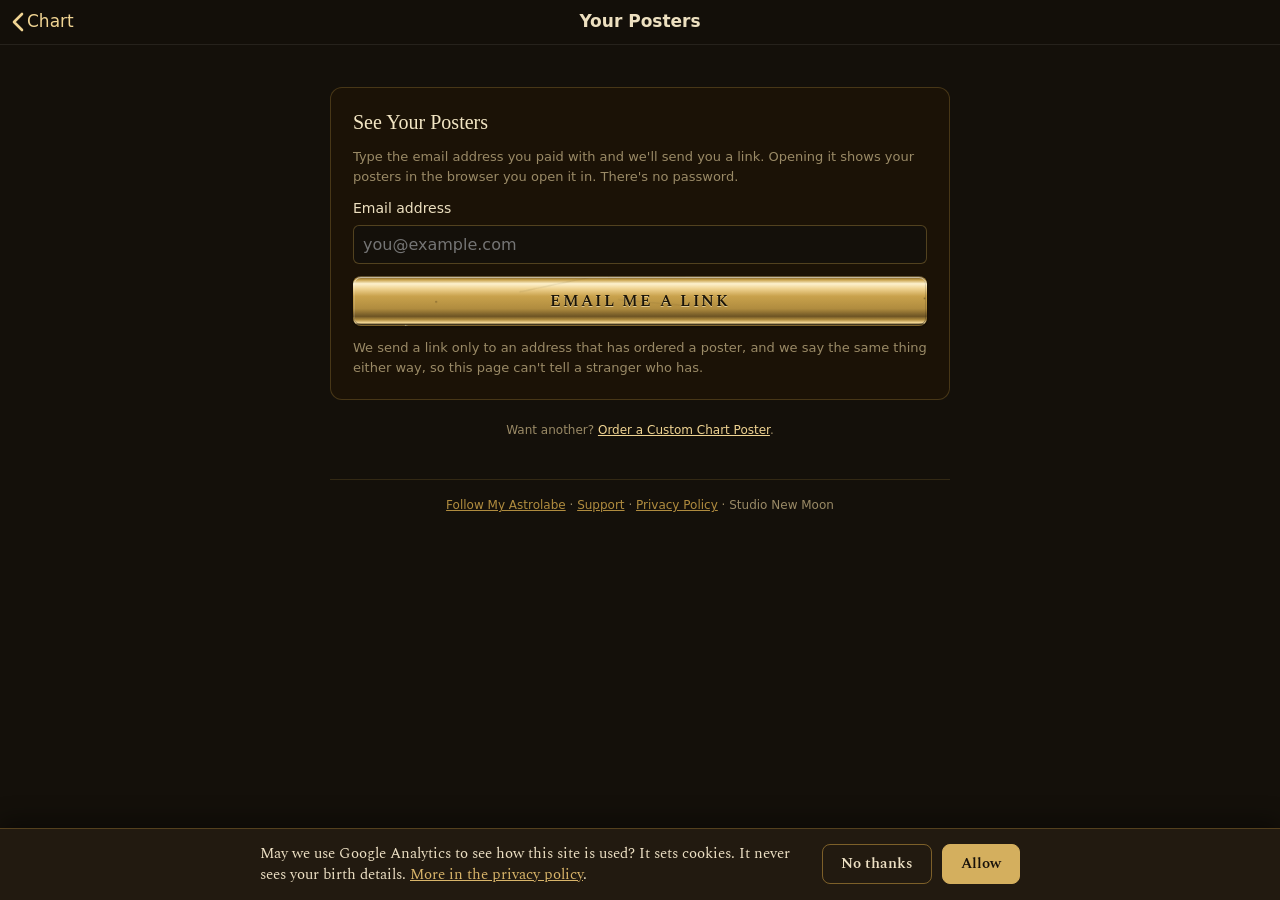
<file: account/index.html>
<!DOCTYPE html>
<html lang="en">
<head>
<!-- Google tag (GTM-N5783V5G, GA4 G-XFTRT9BN03). /assets/consent.js loads gtm.js only
     after the visitor taps Allow. Kept off pages whose URLs carry a private code. -->
<script>
  window.dataLayer = window.dataLayer || [];
  function gtag(){dataLayer.push(arguments);}
  gtag('js', new Date());
</script>
<script src="/assets/consent.js" defer></script>
<meta charset="UTF-8">
<meta name="viewport" content="width=device-width, initial-scale=1">
<title>Your posters — Follow My Astrolabe</title>
<meta name="description" content="See your Custom Chart Posters, approve them, download them, and order prints of them.">
<meta name="robots" content="noindex">
<link rel="icon" href="/assets/favicon.png">
<meta name="theme-color" content="#14100A">
<link rel="stylesheet" href="/assets/app.css">
<script src="/assets/fit-buttons.js" defer></script>
<script src="/assets/product-mockup.js"></script>
<link rel="preconnect" href="https://fonts.googleapis.com">
<link rel="preconnect" href="https://fonts.gstatic.com" crossorigin>
<link rel="stylesheet" href="https://fonts.googleapis.com/css2?family=Spectral:ital,wght@0,400;0,500;0,600;1,400&family=Cinzel:wght@500;600;700&family=JetBrains+Mono:wght@400&display=swap">
<script type="module">
  import { apply } from "/chart/src/appearance.js";
  apply();
</script>
<style>
  .field{ display: flex; flex-direction: column; gap: 6px; font-size: 14px; }
  .field input, .field textarea{ width: 100%; }
  .field textarea{ min-height: 90px; resize: vertical; font: inherit; }
  .poster{ display: grid; gap: 12px; }
  .poster + .poster{ margin-top: 18px; }
  .poster .status{ font-size: 15px; color: var(--ink); margin: 0; }
  .poster .art{
    display: block; width: 100%; height: auto; aspect-ratio: 4 / 3; object-fit: contain;
    border-radius: 11px; border: 1px solid rgba(176,140,63,0.22); background: var(--panel);
  }
  .poster .quote{ border-left: 2px solid rgba(176,140,63,0.4); padding-left: 10px; margin: 0; color: var(--muted); font-size: 14px; white-space: pre-wrap; }
  .poster .actions{ display: grid; gap: 8px; }
  .print-form{ display: grid; gap: 10px; }
  .print-form .row{ display: flex; align-items: center; justify-content: space-between; gap: 10px; font-size: 14px; }
  .print-form select{ max-width: 70%; }
  .print-form .total{ font-family: var(--font-display); color: var(--resist); font-variant-numeric: tabular-nums; }
</style>
</head>
<body class="page">
<header class="nav-bar">
  <div class="leading">
    <a class="back" href="/app/"><svg viewBox="0 0 12 20" aria-hidden="true"><path d="M10 2 2 10l8 8" fill="none" stroke="currentColor" stroke-width="2.6" stroke-linecap="round" stroke-linejoin="round"/></svg><span>Chart</span></a>
  </div>
  <div class="title" aria-hidden="true">Your Posters</div>
  <div class="trailing"></div>
</header>
<main class="form-width">
  <h1 class="visually-hidden">Your posters</h1>

  <div class="said" id="said" hidden></div>
  <div class="problem" id="problem" hidden></div>

  <section class="card" id="loading">
    <p>Checking this browser…</p>
  </section>

  <section class="plate" id="signIn" hidden>
    <h2>See Your Posters</h2>
    <p>Type the email address you paid with and we'll send you a link. Opening
    it shows your posters in the browser you open it in. There's no password.</p>
    <div class="field">
      <label for="email">Email address</label>
      <input type="email" id="email" autocomplete="email" placeholder="you@example.com">
    </div>
    <button class="buy metal-button wide" type="button" id="send">Email me a link</button>
    <p class="note">We send a link only to an address that has ordered a poster,
    and we say the same thing either way, so this page can't tell a stranger
    who has.</p>
  </section>

  <div id="posters"></div>

  <section class="plate" id="signOut" hidden>
    <h2>This Browser</h2>
    <p>Signing out forgets your posters here. It doesn't delete anything, and
    you can ask for a new link whenever you like.</p>
    <button class="plain quiet-button" type="button" id="forget">Sign out of this browser</button>
  </section>

  <p class="note center">Want another? <a href="/poster/">Order a Custom Chart Poster</a>.</p>

  <footer>
    <a href="/">Follow My Astrolabe</a> &middot; <a href="/support/">Support</a> &middot; <a href="/privacy/">Privacy Policy</a> &middot; Studio New Moon
  </footer>
</main>
<script type="module">
  import { BROKER, call, clearPass, longDay, money, readPass, writePass } from "/account/src/posters.js";

  const $ = (id) => document.getElementById(id);
  const said = $("said"), problem = $("problem"), list = $("posters");

  function tell(message) { said.textContent = message; said.hidden = false; problem.hidden = true; }
  function complain(message) { problem.textContent = message; problem.hidden = false; }
  const unreachable = "Couldn't reach the order service just now. Please try again in a minute.";

  function signedOut() {
    $("loading").hidden = true;
    $("signIn").hidden = false;
    $("signOut").hidden = true;
    list.replaceChildren();
  }

  let catalogue = null;
  async function loadCatalogue() {
    if (!catalogue) {
      const res = await fetch(`${BROKER}/catalogue`);
      if (!res.ok) throw new Error("catalogue");
      catalogue = await res.json();
    }
    return catalogue;
  }

  async function artworkBlob(posterId) {
    const res = await fetch(`${BROKER}/account/poster-image`, {
      method: "POST",
      headers: { "Content-Type": "application/json" },
      body: JSON.stringify({ pass: readPass(), posterId }),
    });
    if (!res.ok) throw new Error("image");
    return res.blob();
  }

  function el(tag, props = {}, ...children) {
    const node = Object.assign(document.createElement(tag), props);
    node.append(...children);
    return node;
  }

  function statusLine(p) {
    switch (p.status) {
      case "in_progress": return `Being made now. It will be ready by ${longDay(p.dueBy)}, and we'll email you when it is.`;
      case "proof_ready": return "Ready for you to look at. Approve it, or tell us what you'd like changed.";
      case "changes_requested": return "You asked for a change. We'll email you when the new version is ready.";
      case "approved": return "Approved, and yours to download or have printed.";
      default: return "";
    }
  }

  async function renderPoster(p, index) {
    const box = el("section", { className: "plate poster" });
    box.append(el("span", { className: "plate-label" }, `Poster ${index + 1} · ordered ${longDay(p.paidAt)}`));
    box.append(el("p", { className: "status" }, statusLine(p)));

    if (!p.hasArtwork) return box;

    const img = el("img", { className: "art", alt: "Your Custom Chart Poster" });
    box.append(img);
    let blob = null;
    artworkBlob(p.id).then((b) => { blob = b; img.src = URL.createObjectURL(b); })
      .catch(() => complain("Your poster's artwork couldn't be loaded just now. Please reload in a minute."));

    if (p.proofNote && p.status !== "approved") box.append(el("p", { className: "quote" }, p.proofNote));
    const lastAsk = p.messages.at(-1);
    if (p.status === "changes_requested" && lastAsk) {
      box.append(el("p", { className: "quote" }, `You asked: ${lastAsk.text}`));
    }

    if (p.status === "proof_ready") {
      const approve = el("button", { className: "buy metal-button wide", type: "button" }, "Approve this poster");
      const field = el("div", { className: "field" },
        el("label", { htmlFor: `change-${p.id}` }, "Or ask for a change"),
        el("textarea", { id: `change-${p.id}`, maxLength: 2000, placeholder: "What would you like different?" }));
      const ask = el("button", { className: "plain quiet-button", type: "button" }, "Send my change");
      approve.addEventListener("click", async () => {
        approve.disabled = true;
        try {
          const { ok, body } = await call("/account/poster-approve", { pass: readPass(), posterId: p.id });
          if (ok) { tell("Approved. You can download it now, or order a print of it below."); return load(); }
          complain(body.error ?? "Couldn't approve it just now.");
        } catch { complain(unreachable); }
        approve.disabled = false;
      });
      ask.addEventListener("click", async () => {
        const message = field.querySelector("textarea").value.trim();
        if (!message) { complain("Say what you'd like changed first."); return; }
        ask.disabled = true;
        try {
          const { ok, body } = await call("/account/poster-change", { pass: readPass(), posterId: p.id, message });
          if (ok) { tell("Thank you. We'll email you when the new version is ready."); return load(); }
          complain(body.error ?? "Couldn't send that just now.");
        } catch { complain(unreachable); }
        ask.disabled = false;
      });
      box.append(el("div", { className: "actions" }, approve, field, ask));
    }

    if (p.status === "approved") {
      const download = el("button", { className: "buy metal-button wide", type: "button" }, "Download your poster");
      download.addEventListener("click", async () => {
        try {
          const b = blob ?? await artworkBlob(p.id);
          const a = el("a", { href: URL.createObjectURL(b), download: `astrolabe-chart-poster.${b.type === "image/jpeg" ? "jpg" : "png"}` });
          document.body.append(a); a.click(); a.remove();
        } catch { complain("Couldn't download it just now. Please try again."); }
      });
      box.append(download, await printForm(p, img));
    }
    return box;
  }

  // What a poster can be printed on: the paper print, or anything in the
  // catalogue's `products` (the broker's goods.js). A poster has no paper
  // border, so there is no border choice here.
  async function printForm(p, artImg) {
    const form = el("form", { className: "print-form" });
    form.append(el("span", { className: "plate-label" }, "Order a Print"));
    let data;
    try { data = await loadCatalogue(); } catch {
      form.append(el("p", { className: "note" }, "Prints can't be ordered just now: we can't reach the order service for current prices."));
      return form;
    }
    const sizes = data.prints;
    // A mug prints from its own file, made in the studio with the artwork;
    // until it exists the mug isn't offered for this poster.
    const goods = (data.products || []).filter((g) => g.variants?.length && (g.id !== "mug" || p.mugReady));
    const TITLES = { size: "Size", color: "Colour", frame: "Frame" };

    const product = el("select", { id: `product-${p.id}` },
      el("option", { value: "paper" }, "Paper print"),
      ...goods.map((g) => el("option", { value: g.id }, g.name)));
    const size = el("select", { id: `size-${p.id}` }, ...sizes.map((s, i) => el("option", { value: String(i) }, `${s.label}, ${s.dimensions}`)));
    const paper = el("select", { id: `paper-${p.id}` }, ...sizes[0].papers.map((x, i) => el("option", { value: String(i) }, x.paper)));
    const qty = el("select", { id: `qty-${p.id}` }, ...Array.from({ length: Math.min(data.maxQuantity || 1, 10) }, (_, i) => el("option", { value: String(i + 1) }, String(i + 1))));
    const total = el("span", { className: "total" });
    const detail = el("p", { className: "note" });
    const paperRows = el("div", { className: "print-form" },
      el("div", { className: "row" }, el("label", { htmlFor: size.id }, "Size"), size),
      el("div", { className: "row" }, el("label", { htmlFor: paper.id }, "Paper"), paper));
    const goodsRows = el("div", { className: "print-form" });
    const mock = el("div", { hidden: true });
    const mockNote = el("p", { className: "note", hidden: true },
      "A preview on the print partner's own photo of the product, with your poster where they place it. Colours on a screen are only a guide.");

    const currentGoods = () => goods.find((g) => g.id === product.value) || null;
    const goodsOptions = () => Object.fromEntries([...goodsRows.querySelectorAll("select")].map((s) => [s.name, s.value]));
    const variant = () => {
      const g = currentGoods();
      if (!g) return null;
      const o = goodsOptions();
      return g.variants.find((v) => Object.entries(v.options).every(([k, val]) => o[k] === val)) || null;
    };
    const chosen = () => {
      if (product.value === "paper") return sizes[Number(size.value)].papers[Number(paper.value)];
      const v = variant();
      return v ? { productUid: v.productUid, unitCents: v.unitCents, detail: currentGoods().detail } : null;
    };

    function buildGoods() {
      goodsRows.replaceChildren();
      const g = currentGoods();
      if (!g) return;
      Object.entries(g.options).forEach(([name, values]) => {
        const sel = el("select", { id: `opt-${name}-${p.id}`, name },
          ...values.map((v) => el("option", { value: v.key, selected: name === "size" && v.key === "m" }, v.label)));
        sel.addEventListener("change", refresh);
        goodsRows.append(el("div", { className: "row" }, el("label", { htmlFor: sel.id }, TITLES[name] || name), sel));
      });
    }

    function refresh() {
      const isPaper = product.value === "paper";
      paperRows.hidden = !isPaper;
      goodsRows.hidden = isPaper;
      const c = chosen();
      total.textContent = c ? money(c.unitCents * Number(qty.value), "usd") : "";
      detail.textContent = c?.detail ?? "";
      buy.disabled = !c;
      const g = currentGoods();
      const show = !!(g && window.ProductMockup && ProductMockup.has(g.id) && artImg.src);
      mock.hidden = !show;
      mockNote.hidden = !show;
      if (show) ProductMockup.render(mock, g.id, goodsOptions(), artImg.src, `Your poster on a ${g.noun || g.name.toLowerCase()}`);
    }

    product.addEventListener("change", () => { buildGoods(); refresh(); });
    [size, paper, qty].forEach((s) => s.addEventListener("change", refresh));
    artImg.addEventListener("load", refresh);
    const buy = el("button", { className: "buy metal-button wide", type: "submit" }, "Continue to checkout");
    form.append(
      el("div", { className: "row" }, el("label", { htmlFor: product.id }, "Printed on"), product),
      paperRows, goodsRows, mock, mockNote, detail,
      el("div", { className: "row" }, el("label", { htmlFor: qty.id }, "How many"), qty),
      el("div", { className: "row" }, el("span", {}, "Total"), total),
      buy,
      el("p", { className: "note" }, "Made to order and shipped to you. Payment and your shipping address are taken on Stripe's own page."));
    refresh();
    form.addEventListener("submit", async (e) => {
      e.preventDefault();
      const c = chosen();
      if (!c) return;
      buy.disabled = true; buy.textContent = "Taking you to checkout…";
      try {
        const { ok, body } = await call("/create-checkout-session", {
          posterId: p.id, pass: readPass(), productUid: c.productUid,
          quantity: Number(qty.value), channel: "web",
        });
        if (ok && body.url) { window.location.href = body.url; return; }
        complain(body.error ?? "Couldn't start checkout. Please try again.");
      } catch { complain(unreachable); }
      buy.disabled = false; buy.textContent = "Continue to checkout";
    });
    return form;
  }

  async function load() {
    const pass = readPass();
    if (!pass) return signedOut();
    let result;
    try { result = await call("/account/posters", { pass }); } catch {
      $("loading").hidden = true;
      return complain(unreachable);
    }
    if (result.status === 401) { clearPass(); return signedOut(); }
    if (!result.ok) { $("loading").hidden = true; return complain(result.body.error ?? "Couldn't load your posters."); }
    if (result.body.pass) writePass(result.body.pass);
    $("loading").hidden = true;
    $("signIn").hidden = true;
    $("signOut").hidden = false;
    const posters = result.body.posters;
    if (!posters.length) {
      list.replaceChildren(el("section", { className: "card" }, el("p", {}, "There are no posters on this account yet.")));
      return;
    }
    list.replaceChildren(...await Promise.all(posters.map(renderPoster)));
  }

  $("send").addEventListener("click", async () => {
    const email = $("email").value.trim();
    problem.hidden = true;
    if (!email.includes("@")) return complain("That doesn't look like an email address.");
    const button = $("send");
    button.disabled = true; button.textContent = "Sending…";
    try {
      const { ok, status, body } = await call("/account/link", { email });
      if (ok || status === 204) tell("If that address has ordered a poster, a link is on its way. It works once and lasts half an hour.");
      else complain(body.error ?? "Couldn't send a link just now.");
    } catch { complain(unreachable); }
    button.disabled = false; button.textContent = "Email me a link";
  });

  $("forget").addEventListener("click", () => {
    clearPass();
    tell("Signed out of this browser.");
    signedOut();
  });

  load();
</script>
<!-- Cloudflare Web Analytics: counts page views without cookies. Left off
     /account/unlock/, whose URL carries a one-time sign-in code. -->
<script type="module" src="https://static.cloudflareinsights.com/beacon.min.js" data-cf-beacon='{"token": "1b4ff25c9c9c4923b92ff0101dc01c16"}'></script>
</body>
</html>
</file>
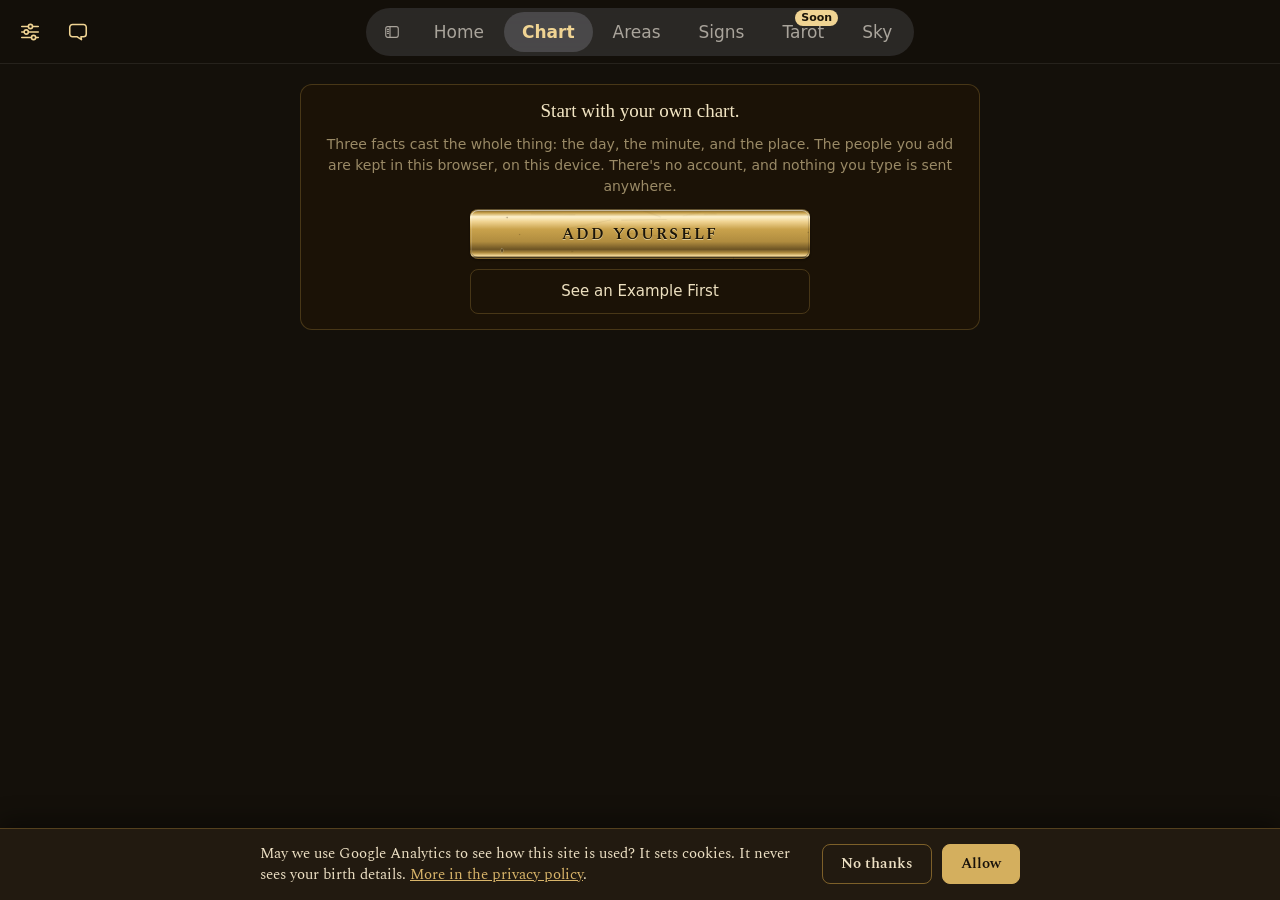
<file: app/index.html>
<!DOCTYPE html>
<html lang="en">
<head>
<!-- Google tag (GTM-N5783V5G, GA4 G-XFTRT9BN03). /assets/consent.js loads gtm.js only
     after the visitor taps Allow. Kept off pages whose URLs carry a private code. -->
<script>
  window.dataLayer = window.dataLayer || [];
  function gtag(){dataLayer.push(arguments);}
  gtag('js', new Date());
</script>
<script src="/assets/consent.js" defer></script>
<meta charset="UTF-8">
<meta name="viewport" content="width=device-width, initial-scale=1, viewport-fit=cover">
<title>Free Birth Chart Calculator — Follow My Astrolabe</title>
<meta name="description" content="Cast your birth chart free on a working astrolabe, with readings, life areas, and a daily horoscope. Your birth details never leave your device.">
<!-- What a shared link shows: iMessage, Slack, Facebook, and the rest read these. -->
<meta property="og:type" content="website">
<meta property="og:site_name" content="Follow My Astrolabe">
<meta property="og:title" content="Free Birth Chart Calculator — Follow My Astrolabe">
<meta property="og:description" content="Cast your birth chart free on a working astrolabe, with readings, life areas, and a daily horoscope. Your birth details never leave your device.">
<meta property="og:url" content="https://www.followmyastrolabe.com/app/">
<meta property="og:image" content="https://www.followmyastrolabe.com/assets/share/home.jpg">
<meta property="og:image:width" content="1200">
<meta property="og:image:height" content="630">
<meta property="og:image:alt" content="The Follow My Astrolabe wordmark in brass on a night sky, over the line Your Path, Cast in Metal.">
<meta name="twitter:card" content="summary_large_image">
<link rel="canonical" href="https://www.followmyastrolabe.com/app/">
<link rel="icon" href="/assets/favicon.png">
<link rel="manifest" href="/app/manifest.webmanifest">
<link rel="apple-touch-icon" href="/chart/icons/apple-touch-icon.png">
<meta name="apple-mobile-web-app-title" content="Astrolabe">
<meta name="apple-mobile-web-app-capable" content="yes">
<meta name="apple-mobile-web-app-status-bar-style" content="black-translucent">
<meta name="mobile-web-app-capable" content="yes">
<meta name="theme-color" content="#14100A">
<!-- Only the Engraved type set needs these; Native Sky, the default, is the
     device's own faces and loads nothing. -->
<link rel="preconnect" href="https://fonts.googleapis.com">
<link rel="preconnect" href="https://fonts.gstatic.com" crossorigin>
<link rel="stylesheet" href="https://fonts.googleapis.com/css2?family=Metamorphous&family=Spectral:ital,wght@0,400;0,500;0,600;1,400&family=Cinzel:wght@500;600;700&display=swap">
<link rel="stylesheet" href="/assets/app.css">
<script src="/assets/fit-buttons.js" defer></script>
<link rel="stylesheet" href="/assets/home/welcome.css">
<script>
  // Installed on a phone, Astrolabe opens on its welcome screen, as the iPhone
  // app does, once each time it is launched. Decided before the first paint so
  // the app never flashes up behind it. In a browser tab it never shows.
  (function () {
    var installed = matchMedia("(display-mode: standalone)").matches || navigator.standalone === true;
    var seen = false;
    try { seen = sessionStorage.getItem("astrolabe.app.welcomed") === "1"; } catch (e) {}
    if (installed && !seen) document.documentElement.classList.add("welcoming");
  })();
</script>
<style>
  /* The web app, laid out as the iPhone app is: one screen per tab under an
     inline navigation title, the system tab bar along the bottom, and detail
     pages that rise as sheets. Sizes are the app's points, read as CSS px;
     each block names the Swift view it follows. */
  :root{
    /* Palette.brassAndInk's element dyes; the script swaps them per scheme. */
    --el-fire: #DD6440; --el-earth: #6D9F38; --el-air: #2F52A0; --el-water: #12797F;
    --tabbar-h: 50px;
  }
  html{ font-synthesis-weight: none; -webkit-text-size-adjust: 100%; }
  *{ box-sizing: border-box; }
  body{ min-height: 100dvh; }
  button{ font: inherit; color: inherit; cursor: pointer; }
  :focus-visible{ outline: 2px solid var(--bright); outline-offset: 2px; border-radius: 6px; }
  [hidden]{ display: none !important; }
  .sr-only{ position: absolute; width: 1px; height: 1px; overflow: hidden; clip: rect(0 0 0 0); white-space: nowrap; }
  .skip{ position: absolute; left: 12px; top: -60px; z-index: 100; padding: 8px 12px; border-radius: 8px;
         background: var(--panel); color: var(--bright); }
  .skip:focus{ top: calc(env(safe-area-inset-top, 0px) + 8px); }
  p{ margin: 0; }
  .muted{ color: var(--muted); }
  .center{ text-align: center; }

  /* ---------- Shell: nav bar, screens, tab bar (ContentView, MainTab) ---------- */
  .shell{ display: flex; min-height: 100dvh; }
  .column{ flex: 1; min-width: 0; }
  .nav-bar.app-nav{ min-height: calc(44px + env(safe-area-inset-top, 0px)); padding-inline: max(8px, env(safe-area-inset-left, 0px)) max(8px, env(safe-area-inset-right, 0px)); }
  .nav-bar .title{ text-align: center; white-space: nowrap; overflow: hidden; text-overflow: ellipsis; max-width: 56vw; }
  .nav-bar .leading a, .nav-bar .leading button{ color: var(--bright); }
  .nav-bar .back{ width: auto !important; display: inline-flex !important; align-items: center; gap: 2px; padding: 0 8px 0 2px !important;
                  font-family: var(--font-body); font-size: 17px; text-decoration: none; white-space: nowrap; }
  .nav-bar .back svg{ width: 24px; height: 24px; stroke-width: 2.3; }
  .nav-bar .prints{ padding: 7px 12px; border-radius: 7px; font-size: 11px; letter-spacing: 1.6px; text-decoration: none; }
  main{ overflow-x: clip; padding-bottom: calc(var(--tabbar-h) + env(safe-area-inset-bottom, 0px) + 24px); }
  .screen{ max-width: none; padding: 20px; padding-inline: max(20px, env(safe-area-inset-left, 0px)); }
  .stack{ display: flex; flex-direction: column; }
  .gap-22{ gap: 22px; } .gap-18{ gap: 18px; } .gap-16{ gap: 16px; } .gap-14{ gap: 14px; } .gap-10{ gap: 10px; } .gap-8{ gap: 8px; }

  .tab-bar{ height: auto; min-height: calc(var(--tabbar-h) + env(safe-area-inset-bottom, 0px)); }
  .tab-bar a{ padding-top: 1px; }
  .tab-bar a:focus-visible{ outline-offset: -2px; }
  .tab-bar .ic{ position: relative; display: grid; place-items: center; width: 30px; height: 28px; }
  .tab-bar .ic svg{ width: 26px; height: 26px; }
  .tab-bar .fill{ display: none; }
  .tab-bar a[aria-current="page"] .fill{ display: block; }
  .tab-bar a[aria-current="page"] .line{ display: none; }
  /* The "Soon" badge: the metal's lit stop with on-metal lettering, 11pt bold
     (ContentView's UITabBarItem appearance). */
  .badge{ position: absolute; left: 18px; top: -5px; padding: 1px 6px 2px; border-radius: 9px;
          font: 700 11px/1.2 var(--font-body); background: var(--bright); color: var(--on-metal); white-space: nowrap; }
  .tab-bar .badge{ left: 16px; background: var(--bright); font-size: 11px; font-weight: 700; }

  /* iPad and wider: `.sidebarAdaptable` floats the tabs at the top as one
     pill with a sidebar button, and the sidebar slides in from the left. */
  .top-tabs, .sidebar{ display: none; }
  @media (min-width: 900px){
    .tab-bar{ display: none; }
    main{ padding-bottom: 40px; }
    .nav-bar.app-nav{ grid-template-columns: 1fr auto 1fr; min-height: calc(64px + env(safe-area-inset-top, 0px)); }
    .nav-bar.app-nav .title{ display: none; }
    .top-tabs{ grid-column: 2; display: flex; align-items: center; gap: 2px; padding: 4px; border-radius: 999px;
               background: rgba(118,118,128,0.24); }
    .top-tabs a, .top-tabs button{ position: relative; display: inline-flex; align-items: center; justify-content: center; height: 40px;
               padding: 0 18px; border-radius: 999px; border: 0; background: none; text-decoration: none;
               font: 500 17px var(--font-body); color: #A9A49B; }
    .top-tabs button{ padding: 0 14px; color: #A9A49B; }
    .top-tabs svg{ width: 22px; height: 22px; }
    .top-tabs a[aria-current="page"]{ background: rgba(99,99,102,0.55); color: var(--bright); font-weight: 600; }
    .top-tabs .badge{ left: auto; right: 4px; top: -2px; }
    body.sidebar-open .top-tabs{ display: none; }
    body.sidebar-open .sidebar{ display: flex; }
    .sidebar{ position: sticky; top: 0; height: 100dvh; width: 280px; flex: none; flex-direction: column; gap: 4px;
              padding: calc(env(safe-area-inset-top, 0px) + 14px) 12px 20px; background: var(--panel);
              border-right: 0.5px solid rgba(255,255,255,0.08); }
    .sidebar .head{ display: flex; align-items: center; justify-content: space-between; margin: 0 4px 12px; }
    .sidebar .head span{ font: 700 26px var(--font-display); color: var(--resist); }
    .sidebar .head button{ width: 40px; height: 40px; display: grid; place-items: center; border: 0; background: none; color: var(--bright); }
    .sidebar .head svg{ width: 22px; height: 22px; }
    .sidebar a{ position: relative; display: flex; align-items: center; gap: 12px; padding: 10px 12px; border-radius: 10px;
                color: var(--ink); text-decoration: none; font: 400 17px var(--font-body); }
    .sidebar a svg{ width: 22px; height: 22px; color: var(--bright); }
    .sidebar a[aria-current="page"]{ background: rgba(99,99,102,0.45); font-weight: 600; }
    .sidebar .badge{ position: static; margin-left: auto; }
  }

  /* ---------- Shared pieces ---------- */
  .readable{ max-width: var(--readable); margin-inline: auto; width: 100%; }
  .gallery{ max-width: var(--gallery); margin-inline: auto; width: 100%; }
  .panel{ background: var(--panel); border-radius: 12px; }
  .card{ border-color: rgba(176,140,63,0.25); }
  .row-button{ display: flex; align-items: center; gap: 12px; width: 100%; text-align: left; border: 0; background: none; padding: 0; color: inherit; text-decoration: none; }
  .chev{ width: 13px; height: 13px; color: var(--brass); flex: none; stroke-width: 2.6; }
  .chev svg{ width: 100%; height: 100%; display: block; }
  .chev svg path{ stroke-width: 3; }
  .glyph{ font-family: "Apple Symbols", "Segoe UI Symbol", "Noto Sans Symbols 2", "Noto Sans Symbols", system-ui, sans-serif; font-variant-emoji: text; }
  .display{ font-family: var(--font-display); color: var(--resist); font-weight: 400; margin: 0; }
  .divider{ height: 1px; background: color-mix(in srgb, var(--brass) 25%, transparent); border: 0; margin: 0; }
  .metal-button{ font-size: 16px; text-decoration: none; }
  .metal-button.wide{ display: flex; width: 100%; padding: 12px 16px; }
  .text-link{ color: var(--muted); font-size: 12px; text-decoration: underline; background: none; border: 0; padding: 0; }
  .plate-button{ background: none; border: 0; padding: 4px 0; cursor: pointer; }
  /* Morgan's rule: every button sits on a plate, with its explanation. */
  .button-plate{ background: var(--panel); border: 1px solid var(--rule); border-radius: 12px; padding: 15px;
                 display: flex; flex-direction: column; gap: 12px; }
  .button-plate p{ font-size: 14px; color: var(--muted); }
  /* PlateLabel at 11pt, tracked 1.6, in the palette's brass. */
  .plate-label{ display: block; }
  em{ font-style: italic; }

  /* ---------- Chart (BirthChartView) ---------- */
  .install{ display: flex; flex-direction: column; gap: 12px; }
  .install p{ font-size: 14px; color: var(--ink); }
  .install .actions{ display: flex; flex-wrap: wrap; gap: 10px; align-items: center; }
  .install .later{ font-size: 14px; color: var(--muted); background: none; border: 0; text-decoration: underline; padding: 6px 2px; }
  .summary-card{ display: flex; align-items: flex-start; gap: 12px; padding: 14px; background: var(--panel);
                 border: 1px solid rgba(176,140,63,0.25); border-radius: 10px; }
  .summary-card .who{ flex: 1; min-width: 0; display: flex; flex-direction: column; gap: 2px; }
  .summary-card .name{ font: 400 17px var(--font-display); color: var(--resist); }
  .summary-card .line{ font-size: 12px; color: var(--muted); }
  .synthesis{ display: flex; align-items: center; gap: 12px; padding: 14px; background: var(--panel);
              border: 1px solid color-mix(in srgb, var(--el-fire) 32%, transparent); border-radius: 10px; text-decoration: none; color: inherit; }
  .synthesis .text{ flex: 1; display: flex; flex-direction: column; gap: 3px; }
  .synthesis .text span:last-child{ font-size: 13px; color: var(--muted); }
  .synthesis .chev{ width: 15px; height: 15px; }
  .segmented{ width: 100%; max-width: 340px; margin-inline: auto; }
  .segmented button{ padding: 7px 10px; }
  .wheel-wrap{ width: 100%; max-width: var(--wheel); margin-inline: auto; padding-inline: 4px; }
  .wheel-wrap .instrument-readout{ display: none; }
  .wheel-wrap canvas{ display: block; width: 100%; aspect-ratio: 1; background: transparent; }
  .chart-wheel{ display: block; width: 100%; height: auto; overflow: visible; }
  .chart-wheel .cw-house, .chart-wheel .cw-stud{ cursor: pointer; outline: none; }
  .chart-wheel .cw-house:focus-visible path{ stroke: var(--bright); stroke-opacity: 1; stroke-width: 6; }
  .chart-wheel .cw-stud:focus-visible .cw-ring{ stroke: #fff; stroke-width: 6; opacity: 1; }
  .chart-wheel .cw-glyph{ font-family: "Apple Symbols", "Segoe UI Symbol", "Noto Sans Symbols 2", system-ui, sans-serif; }
  .chart-wheel .cw-body{ font-family: var(--font-body); }
  .chart-wheel .cw-display{ font-family: var(--font-display); }
  .caption{ font-size: 11px; color: var(--muted); text-align: center; }
  .readout{ padding: 16px; display: flex; flex-direction: column; gap: 10px; align-items: stretch; }
  .readout .note{ font-size: 13px; color: var(--muted); }
  .readout .small{ font-size: 12px; color: var(--muted); text-align: center; }
  .angles-grid{ display: grid; grid-template-columns: 1fr 1fr; gap: 8px; }
  .angles-grid button{ display: flex; flex-direction: column; align-items: center; gap: 2px; padding: 6px 4px;
                       background: var(--ground); border: 0; border-radius: 8px; }
  .angles-grid .abbr{ font-size: 10px; font-weight: 600; color: var(--brass); }
  .angles-grid .pos{ font-size: 13px; color: var(--ink); }
  .angles-grid .nm{ font-size: 10px; color: var(--muted); }
  .readout-row{ display: grid; grid-template-columns: 92px 1fr; align-items: baseline; gap: 8px; }
  .readout-row .v{ font-size: 15px; color: var(--ink); }
  .placements{ padding: 16px; border: 1px solid rgba(176,140,63,0.25); display: flex; flex-direction: column; gap: 10px; }
  .placements .rx-key{ font-size: 11px; color: var(--muted); }
  .placements .rx-key b, .rx{ color: var(--el-fire); font-weight: 600; }
  .placements ul{ list-style: none; margin: 0; padding: 0; display: flex; flex-direction: column; gap: 4px; }
  .placement-row{ display: flex; align-items: center; gap: 10px; width: 100%; padding: 2px 0; background: none; border: 0; text-align: left; }
  .placement-row .g{ min-width: 24px; color: var(--bright); font-size: 16px; display: inline-flex; }
  .placement-row .g .ab{ font-family: var(--font-body); font-size: 16px; }
  /* Names and positions each keep to one line: the name column is at least
     92px, wider for Black Moon Lilith, and both letter smaller on the
     narrowest screens rather than wrap. */
  .placement-row .n{ min-width: 92px; flex: none; font-size: 14px; color: var(--ink); line-height: 1.25; white-space: nowrap; }
  .placement-row .d{ font-size: 13px; color: var(--muted); white-space: nowrap; }
  @media (max-width: 360px){ .placement-row{ gap: 8px; } .placement-row .n{ font-size: 13px; min-width: 84px; } .placement-row .d{ font-size: 12px; } }
  .placement-row .rx{ font-size: 12px; }
  .motion-card{ display: none; }
  @media (min-width: 600px) and (min-height: 600px){ .motion-card{ display: flex; } }
  .empty-state{ text-align: center; align-items: center; }
  .empty-state h2{ font: 400 19px var(--font-display); color: var(--resist); margin: 0; }
  .empty-state p{ font-size: 14px; color: var(--muted); }
  .empty-state .actions{ display: flex; flex-direction: column; gap: 10px; width: 100%; max-width: 340px; }
  .notice{ font-size: 13px; color: var(--muted); text-align: center; }
  .notice a{ color: var(--bright); }

  /* ---------- Whole chart (ChartSynthesisView) ---------- */
  .rcard{ padding: 15px; background: var(--panel); border: 1px solid rgba(176,140,63,0.25); border-radius: 11px;
          display: flex; flex-direction: column; gap: 8px; }
  .rcard p{ font-size: 14px; color: var(--ink); }
  .rcard.fire{ border-color: color-mix(in srgb, var(--fire) 32%, transparent); gap: 10px; }
  .rcard .rintro{ font-size: 13px; color: var(--muted); }
  .rcard .rnote{ font-size: 12px; color: var(--muted); }
  .rcard .rlead{ font: 400 16px var(--font-display); color: var(--resist); }
  .rcard .rdiv{ height: 1px; border: 0; margin: 0; background: color-mix(in srgb, var(--brass) 25%, transparent); }
  .rcard .rwho{ display: flex; align-items: center; gap: 10px; font-size: 14px; color: var(--ink); }
  .newsletter-form{ display: flex; flex-wrap: wrap; gap: 10px; }
  .newsletter-form input{ flex: 1 1 14rem; width: auto; }
  .newsletter-form .metal-button{ flex: 0 0 auto; padding: 10px 18px; }
  .rcard .rnote a{ color: inherit; }
  .rcard .rwho .glyph{ width: 26px; flex: none; text-align: center; font-size: 20px; color: var(--bright); }
  .ranks{ display: flex; flex-direction: column; gap: 8px; margin: 0; padding: 0; list-style: none; }
  .ranks li{ display: flex; align-items: center; gap: 10px; padding-bottom: 8px; border-bottom: 1px solid color-mix(in srgb, var(--brass) 12%, transparent); }
  .ranks li:last-child{ border-bottom: 0; padding-bottom: 0; }
  .ranks .n{ width: 18px; text-align: right; font: 12px var(--font-mono); color: var(--muted); }
  .ranks .glyph{ width: 20px; text-align: center; color: var(--bright); }
  .ranks .nm{ flex: 1; font-size: 14px; color: var(--ink); }
  .ranks .pc{ font: 13px var(--font-mono); color: var(--muted); }
  .ranks li:first-child .pc{ color: var(--resist); }
  .glance{ display: flex; flex-direction: column; gap: 8px; }
  .glance > div{ display: flex; justify-content: space-between; gap: 12px; padding-bottom: 8px; border-bottom: 1px solid color-mix(in srgb, var(--brass) 15%, transparent); }
  .glance > div:last-child{ border-bottom: 0; padding-bottom: 0; }
  .glance dt{ font-size: 12px; font-weight: 600; color: var(--muted); }
  .glance dd{ margin: 0; font-size: 14px; color: var(--ink); }

  /* ---------- Areas (LifeAreasView, AreaDetail) ---------- */
  .intro{ font-size: 13px; color: var(--muted); text-align: center; }
  .area-grid{ display: grid; grid-template-columns: repeat(auto-fill, minmax(min(312px, 100%), 1fr)); gap: 14px; }
  .area-card{ position: relative; display: flex; align-items: center; gap: 14px; padding: 13px; background: var(--panel);
              border: 1px solid rgba(176,140,63,0.22); border-radius: 11px; width: 100%; text-align: left; color: inherit; text-decoration: none; }
  .area-card.framed{ border-color: transparent; }
  .medallion{ width: 52px; height: 52px; flex: none; border-radius: 50%; display: grid; place-items: center;
              font-size: 24px; color: var(--resist); position: relative; }
  .medallion::before{ content: ""; position: absolute; inset: 0; border-radius: 50%; background: var(--tint); opacity: .28; }
  .medallion span{ position: relative; }
  .area-card .txt{ flex: 1; min-width: 0; display: flex; flex-direction: column; gap: 3px; }
  .area-card .top{ display: flex; flex-wrap: wrap; align-items: baseline; column-gap: 6px; row-gap: 2px; }
  .area-card .t{ font-size: 17px; color: var(--ink); }
  .area-card .s{ font-size: 13px; color: var(--muted); }
  .area-card .c{ font-size: 11px; color: color-mix(in srgb, var(--muted) 80%, transparent);
                 display: -webkit-box; -webkit-line-clamp: 2; -webkit-box-orient: vertical; overflow: hidden; }
  .area-head{ display: flex; flex-direction: column; align-items: center; gap: 18px; text-align: center; }
  .area-head h2{ font: 400 30px var(--font-display); color: var(--resist); margin: 0; }
  .nameplate{ display: flex; flex-direction: column; align-items: center; gap: 10px; width: 100%; }
  .plate-word{ position: relative; min-width: 186px; padding: 12px 26px 11px; border-radius: 7px; text-align: center;
               font: 500 22px var(--font-display); letter-spacing: 1.8px; color: var(--on-metal); text-shadow: var(--engrave);
               background: var(--metal-wear) center / cover no-repeat, var(--metal); box-shadow: var(--metal-lift); }
  .plate-word i{ position: absolute; width: 5px; height: 5px; border-radius: 50%;
                 background: radial-gradient(circle at 35% 35%, #FDF1CD, #6D5424 70%); box-shadow: 0 0 0 .5px rgba(61,47,20,.8); }
  .plate-word i:nth-of-type(1){ left: 5px; top: 4px; } .plate-word i:nth-of-type(2){ right: 5px; top: 4px; }
  .plate-word i:nth-of-type(3){ left: 5px; bottom: 4px; } .plate-word i:nth-of-type(4){ right: 5px; bottom: 4px; }
  .plate-desc{ font-size: 15px; color: var(--ink); text-align: center; padding-top: 4px; }
  .sign-row{ display: flex; align-items: center; gap: 10px; text-align: left; }
  .sign-row .big{ font-size: 34px; }
  .sign-row .nm{ font-size: 19px; color: var(--ink); }
  .sign-row .sub{ font-size: 12px; color: var(--muted); }
  .section{ display: flex; flex-direction: column; gap: 10px; }
  .section > p{ font-size: 14px; color: var(--ink); }
  .section > p.small{ font-size: 12px; color: var(--muted); }
  .occupant{ display: flex; align-items: flex-start; gap: 10px; padding: 10px; background: var(--panel); border-radius: 8px; }
  .occupant .g{ width: 30px; flex: none; font-size: 22px; color: var(--bright); text-align: center; line-height: 1.1; }
  .occupant .what{ font-size: 15px; color: var(--ink); }
  .occupant .note{ font-size: 11px; color: var(--muted); }
  .aspect-row{ display: flex; align-items: center; gap: 10px; width: 100%; padding: 9px; background: var(--panel);
               border: 0; border-radius: 8px; text-align: left; }
  .aspect-row .k{ width: 26px; flex: none; font-size: 17px; text-align: center; color: var(--brass); }
  .aspect-row .k.tight{ color: var(--el-fire); }
  .aspect-row .tx{ flex: 1; display: flex; flex-direction: column; gap: 1px; }
  .aspect-row .tx > span{ font-size: 14px; color: var(--ink); }
  .aspect-row .tx > span + span{ font-size: 11px; color: var(--muted); }
  .horoscope .periods{ display: grid; grid-template-columns: repeat(4, 1fr); gap: 4px; }
  .horoscope .periods button{ display: inline-flex; align-items: center; justify-content: center; gap: 4px; padding: 8px 2px;
            border: 0; border-radius: 6px; font-size: 12px; font-weight: 600; color: var(--muted);
            background: color-mix(in srgb, var(--brass) 8%, transparent); }
  .horoscope .periods button[aria-pressed="true"]{ background: var(--metal-wear) center / cover no-repeat, var(--metal);
            color: var(--on-metal); text-shadow: var(--engrave); box-shadow: var(--metal-lift); }
  .horoscope .periods svg{ width: 8px; height: 8px; }
  .h-panel{ position: relative; padding: 44px 16px; background: var(--panel); border-radius: 12px; display: flex; flex-direction: column; gap: 12px; }
  .tile{ width: 100%; aspect-ratio: 4 / 3; border-radius: 8px; overflow: hidden; background: var(--tint, var(--panel)); }
  .tile img{ display: block; width: 100%; height: 100%; object-fit: cover; }
  .h-lead{ font: 400 25px/1.25 var(--font-display); color: var(--resist); }
  .h-clause{ font-size: 14px; color: var(--muted); }
  .h-instruction{ font-size: 16px; font-weight: 500; color: var(--ink); }
  .h-sky{ display: flex; flex-direction: column; gap: 7px; }
  .h-sky::before, .h-sky::after{ content: ""; height: 1px; background: color-mix(in srgb, var(--brass) 25%, transparent); }
  .h-sky p{ font-size: 10px; font-weight: 600; letter-spacing: 1.3px; text-transform: uppercase; color: var(--brass); }
  .hint{ font-size: 11px; color: var(--muted); text-align: center; }

  /* ---------- Signs (SignsView) ---------- */
  .sign-grid{ display: grid; grid-template-columns: repeat(auto-fill, minmax(132px, 1fr)); gap: 12px; }
  @media (min-width: 700px){ .sign-grid{ grid-template-columns: repeat(3, 1fr); } }
  .sign-card{ display: flex; flex-direction: column; padding: 0; background: var(--panel); border: 1px solid rgba(176,140,63,0.22);
              border-radius: 10px; overflow: hidden; text-align: left; }
  .sign-card .tile{ border-radius: 8px; }
  .sign-card .meta{ padding: 9px; display: flex; flex-direction: column; gap: 2px; }
  .sign-card .nm{ font-size: 15px; color: var(--ink); }
  .el-line{ font-size: 10px; font-weight: 600; letter-spacing: .8px; text-transform: uppercase; }

  /* ---------- Tarot (TarotView, ComingSoonRibbon); Sky styles itself in sky.js ---------- */
  .soon-head{ display: flex; flex-direction: column; gap: 8px; text-align: center; }
  .soon-head h2{ font: 400 20px var(--font-display); color: var(--resist); margin: 0; }
  .soon-head p{ font-size: 13px; color: var(--muted); padding-inline: 8px; }
  .preview-card{ position: relative; margin-inline: auto; }
  .preview-card .art{ border-radius: 10px; overflow: hidden; filter: blur(9px); transform: scale(1.0); }
  .preview-card .frame{ position: absolute; inset: 0; border-radius: 10px; border: 1px solid color-mix(in srgb, var(--ink) 22%, transparent);
                        box-shadow: 0 9px 30px rgba(0,0,0,.4); overflow: hidden; }
  .preview-card .clip{ border-radius: 10px; overflow: hidden; }
  .ribbon{ position: absolute; left: 50%; top: 50%; transform: translate(-50%, -50%) rotate(-6deg); white-space: nowrap;
           font: 900 var(--ribbon-size, 40px)/1 var(--font-display); letter-spacing: 1px; text-transform: uppercase;
           background: linear-gradient(var(--bright), var(--brass)); -webkit-background-clip: text; background-clip: text; color: transparent;
           -webkit-text-stroke: 0; filter: drop-shadow(1px 1px 0 rgba(0,0,0,.6)) drop-shadow(-1px -1px 0 rgba(0,0,0,.6)) drop-shadow(1px -1px 0 rgba(0,0,0,.6)) drop-shadow(-1px 1px 0 rgba(0,0,0,.6)) drop-shadow(0 2px 5px rgba(0,0,0,.35));
           pointer-events: none; }
  .tarot-face{ width: 220px; aspect-ratio: 2 / 3; display: flex; flex-direction: column; align-items: center; justify-content: center; gap: 8px;
               background: color-mix(in srgb, var(--tint) 24%, var(--ground)); }
  .tarot-face .g{ font-size: 40px; color: color-mix(in srgb, var(--resist) 55%, transparent); }
  .tarot-face .r{ font-size: 11px; font-weight: 600; letter-spacing: 1.2px; color: var(--muted); }
  .tarot-name{ text-align: center; display: flex; flex-direction: column; gap: 2px; }
  .tarot-name .n{ font: 400 20px var(--font-display); color: var(--resist); }
  .tarot-name .k{ font-size: 12px; font-weight: 600; letter-spacing: .6px; color: var(--muted); }
  .inert{ pointer-events: none; user-select: none; }
  .metal-button svg{ width: 16px; height: 16px; }
  .deck{ position: relative; height: 165px; margin-top: 42px; margin-bottom: 12px; }
  .deck img{ position: absolute; bottom: 0; left: 50%; width: 80px; aspect-ratio: 2 / 3; border-radius: 8px; object-fit: cover;
             border: 1px solid color-mix(in srgb, var(--brass) 40%, transparent); box-shadow: 2px 3px 8px rgba(0,0,0,.3);
             transform-origin: 50% 100%; transition: transform .45s ease-in-out; }
  @media (prefers-reduced-motion: reduce){ .deck img{ transition: none; } }
  .deck-head h3{ font: 400 16px var(--font-display); color: var(--resist); margin: 0 0 10px; }
  .deck-head p{ font-size: 12px; color: var(--muted); }
  main:focus{ outline: none; }

  /* ---------- Sheets (SheetChrome) ---------- */
  dialog.sheet{ position: fixed; inset: auto 0 0 0; margin: 0; width: 100%; max-width: none;
                height: calc(100dvh - env(safe-area-inset-top, 0px) - 10px); max-height: none; padding: 0; border: 0;
                border-radius: 12px 12px 0 0; background: var(--ground); color: var(--ink); overflow: hidden; }
  dialog.sheet[open]{ display: flex; flex-direction: column; animation: rise .32s cubic-bezier(.2,.8,.2,1); }
  dialog.sheet::backdrop{ background: rgba(0,0,0,.5); }
  dialog.sheet:focus, dialog.sheet:focus-visible{ outline: none; }
  @keyframes rise{ from{ transform: translateY(40px); opacity: .4; } to{ transform: none; opacity: 1; } }
  @media (prefers-reduced-motion: reduce){ dialog.sheet[open]{ animation: none; } }
  @media (min-width: 900px){
    dialog.sheet{ inset: 0; margin: auto; width: min(720px, 92vw); height: min(88dvh, 980px); border-radius: 14px; }
  }
  .sheet-top{ flex: none; position: relative; display: grid; grid-template-columns: 52px 1fr 52px; align-items: center; padding: 10px 16px 2px; }
  .sheet-top .grabber{ position: absolute; top: 5px; left: 50%; width: 36px; height: 5px; margin-left: -18px; border-radius: 3px; background: rgba(127,127,127,.45); }
  .sheet-top h2{ grid-column: 2; margin: 0; text-align: center; font: 600 17px var(--font-body); color: var(--ink); }
  .sheet-top .close{ grid-column: 3; justify-self: end; width: 44px; height: 44px; display: grid; place-items: center; border: 0; background: none; padding: 0; }
  .sheet-top .close span{ width: 32px; height: 32px; border-radius: 50%; display: grid; place-items: center; background: var(--panel);
                          border: 1px solid color-mix(in srgb, var(--brass) 45%, transparent); color: var(--bright); }
  .sheet-top .close svg{ width: 12px; height: 12px; stroke-width: 3.2; }
  .sheet-body{ flex: 1; overflow-y: auto; overscroll-behavior: contain; padding: 14px 24px calc(30px + env(safe-area-inset-bottom, 0px)); }
  .sheet-body > .readable{ display: flex; flex-direction: column; gap: 18px; }
  .detail-head{ display: flex; align-items: center; gap: 12px; }
  .detail-head .big{ font-size: 40px; color: var(--bright); line-height: 1; min-width: 46px; }
  .detail-head .big.abbr{ font: 400 28px var(--font-display); min-width: 54px; }
  .detail-head h2{ font: 400 27px/1.15 var(--font-display); color: var(--resist); margin: 0; }
  .detail-head .sub{ font-size: 14px; color: var(--muted); }
  .detail-head .sub2{ font-size: 13px; color: var(--muted); }
  .sheet-body .lede{ font-size: 13px; color: var(--muted); }
  .sheet-body .body14{ font-size: 14px; color: var(--ink); }
  .sheet-body .body15{ font-size: 15px; color: var(--ink); }
  details.degrees summary{ font-size: 13px; color: var(--ink); cursor: pointer; padding: 6px 0; }
  details.degrees summary::marker{ color: var(--brass); }
  details.degrees .in{ display: flex; flex-direction: column; gap: 14px; padding-top: 8px; }
  details.degrees h4{ margin: 0 0 4px; font-size: 13px; font-weight: 600; color: var(--ink); }
  details.degrees p{ font-size: 12px; color: var(--muted); }

  /* Settings (SettingsView) */
  .settings h3{ font: 400 20px var(--font-display); color: var(--resist); margin: 0; }
  .settings .blurb{ font-size: 13px; color: var(--muted); }
  .profile-row{ display: flex; align-items: center; gap: 10px; padding: 10px; background: var(--panel);
                border: 1px solid rgba(176,140,63,0.2); border-radius: 10px; }
  .profile-row .pick{ flex: 1; display: flex; align-items: center; gap: 12px; border: 0; background: none; padding: 0; text-align: left; min-width: 0; }
  .avatar{ width: 44px; height: 44px; border-radius: 50%; flex: none; display: grid; place-items: center; background: var(--ground); color: var(--muted); }
  .avatar svg{ width: 20px; height: 20px; }
  .profile-row .nm{ font-size: 15px; color: var(--ink); }
  .profile-row .rel{ font-size: 12px; color: var(--muted); }
  .profile-row .tick{ width: 22px; height: 22px; color: var(--bright); flex: none; }
  .profile-row .tick svg{ width: 100%; height: 100%; }
  .add-row{ display: flex; align-items: center; gap: 12px; width: 100%; padding: 10px; background: var(--panel);
            border: 1px solid rgba(176,140,63,0.2); border-radius: 10px; text-align: left; font-size: 15px; color: var(--ink); }
  .add-row svg{ width: 22px; height: 22px; color: var(--brass); }
  .settings .links{ font-size: 13px; color: var(--muted); }
  .settings .links a{ color: var(--bright); }

  /* The profile form (ProfileEditView, BirthDetailsForm) */
  .editor{ display: flex; flex-direction: column; gap: 14px; }
  .editor .lede{ text-align: center; }
  .editor .fields{ display: grid; grid-template-columns: 1fr; gap: 14px; padding: 16px; background: var(--panel);
                   border: 1px solid var(--rule); border-radius: 12px; }
  @media (min-width: 560px){ .editor .fields{ grid-template-columns: 1fr 1fr; } .editor .wide{ grid-column: 1 / -1; } }
  label.field{ display: flex; flex-direction: column; gap: 5px; font-size: 14px; color: var(--ink); }
  label.field .opt{ color: var(--muted); }
  input, select{ font-family: inherit; font-size: 16px; color: var(--resist); background: var(--ground);
                 border: 1px solid var(--rule); border-radius: 8px; padding: 9px 11px; min-width: 0; width: 100%; }
  .place{ position: relative; display: flex; flex-direction: column; gap: 6px; }
  .results{ list-style: none; margin: 0; padding: 0; border: 1px solid var(--rule); border-radius: 8px; overflow: hidden; background: var(--ground); }
  .results button{ display: block; width: 100%; text-align: left; font-size: 15px; color: var(--ink);
                   background: transparent; border: 0; border-top: 1px solid var(--rule); padding: 9px 12px; }
  .results li:first-child button{ border-top: 0; }
  .results button:hover, .results button:focus-visible{ background: var(--panel); }
  .results .zone{ color: var(--muted); font-size: 13px; }
  .chosen{ font-size: 13px; color: var(--muted); }
  details.manual{ font-size: 14px; }
  details.manual summary{ color: var(--bright); cursor: pointer; }
  details.manual .grid{ display: grid; grid-template-columns: repeat(auto-fit, minmax(160px, 1fr)); gap: 12px; margin-top: 10px; }
  .problem{ font-size: 12px; color: var(--el-fire); text-align: center; }
  .remove{ align-self: center; font-size: 13px; color: var(--danger); background: none; border: 0; padding: 8px; }
  .attribution{ font-size: 11px; color: var(--muted); text-align: center; }
  .attribution a{ color: var(--muted); }

  /* The welcome screen the installed app opens on (assets/home/welcome.css),
     laid over the app until ENTER. */
  /* With the black-translucent status bar, iPhone's installed web app gives
     the page a viewport one status bar shorter than the screen (812pt of 874
     on a 16 Pro, measured 2026-11-13) and fills the strip below it with the
     BODY's background, not with anything the page draws. The body is the
     app's brown ground, so a brown bar sat under the welcome screen's night
     sky. While welcoming, html and body take the welcome screen's night
     instead. The welcome screen itself is sized by the screen (100lvh)
     rather than inset:0, so it reaches the true bottom wherever iOS lets it. */
  .welcome.app-welcome{ display:none; position:fixed; top:0; left:0; right:0; height:100vh; height:100lvh; z-index:1000; overflow-y:auto; }
  html.welcoming .welcome.app-welcome{ display:block; }
  html.welcoming, html.welcoming body{ background:#090B1C; }
  html.welcoming, html.welcoming body{ overflow:hidden; }
  /* Behind the welcome screen, nothing is drawn at all. Covering it was not
     enough on iPhone: the tab bar's backdrop blur is a layer of its own, and
     while the welcome screen's canvases were still being composited it showed
     over them for a moment, then vanished. The app is inert until ENTER
     anyway, and visibility keeps its layout, so nothing reflows on ENTER. */
  html.welcoming body > :not(.app-welcome){ visibility:hidden; }
</style>
</head>
<body>
<section class="welcome app-welcome" id="appWelcome" role="dialog" aria-modal="true" aria-label="Welcome">
  <canvas class="sky" aria-hidden="true"></canvas>
  <canvas class="shooting" aria-hidden="true"></canvas>
  <div class="welcome-stack">
    <div class="spacer s1"></div>
    <div class="title">
      <p class="wordmark">
        <span class="visually-hidden">Follow My Astrolabe</span>
        <span class="wm-line" aria-hidden="true"><span class="wm-text wm-follow">FOLLOW MY</span></span>
        <span class="wm-line" aria-hidden="true"><span class="wm-text wm-astro">ASTROLABE<span class="wm-baseline"></span></span><canvas class="r-star"></canvas></span>
      </p>
      <p class="tagline">An Ancient Instrument for Navigating Your Way through the Stars.</p>
    </div>
    <canvas class="moon-glow" aria-hidden="true"></canvas>
    <div class="instrument" role="img" tabindex="0" aria-label="A brass astrolabe. Drag left or right to turn it over.">
      <div class="instrument-shadow" aria-hidden="true"></div>
      <canvas aria-hidden="true"></canvas>
    </div>
    <div class="spacer s2"></div>
    <button class="enter" type="button">Enter</button>
    <div class="spacer s3"></div>
  </div>
</section>
<a class="skip" href="#main">Skip to content</a>
<div class="shell">
  <aside class="sidebar" id="sidebar" aria-label="Astrolabe">
    <div class="head"><span>Astrolabe</span>
      <button type="button" id="sidebarClose" aria-label="Hide Sidebar" aria-controls="sidebar" aria-expanded="true"></button></div>
    <nav aria-label="Tabs" id="sideTabs"></nav>
  </aside>
  <div class="column">
    <header class="nav-bar app-nav">
      <div class="leading" id="navLeading"></div>
      <h1 class="title" id="navTitle">Your Chart</h1>
      <nav class="top-tabs" id="topTabs" aria-label="Tabs"></nav>
      <div class="trailing" id="navTrailing"></div>
    </header>

    <main id="main" tabindex="-1">
      <!-- ============ Chart ============ -->
      <section class="screen" data-screen="chart" aria-labelledby="navTitle">
        <div class="readable stack gap-22">
          <div class="install button-plate" id="installHint" hidden>
            <p><strong>Keep Astrolabe on your Home Screen.</strong> It opens like an app,
            and it works with no signal.</p>
            <div class="actions">
              <span class="framed-button" style="position:relative;display:inline-flex;max-width:100%"><button class="metal-button" type="button" data-install-go>Show Me How</button><svg class="filigree" aria-hidden="true" style="position:absolute;inset:-6px;width:calc(100% + 12px);height:calc(100% + 12px);pointer-events:none;overflow:visible" data-radius="10" data-mode="button"></svg></span>
              <button class="later" type="button" data-dismiss>Not now</button>
            </div>
          </div>

          <!-- First visit, before anyone is saved. -->
          <div class="button-plate empty-state" id="empty" hidden>
            <h2>Start with your own chart.</h2>
            <p>Three facts cast the whole thing: the day, the minute, and the place.
            The people you add are kept in this browser, on this device. There's no
            account, and nothing you type is sent anywhere.</p>
            <div class="actions">
              <button class="metal-button wide" type="button" id="startAdd">Add Yourself</button>
              <button class="quiet-button" type="button" id="showExample">See an Example First</button>
            </div>
          </div>

          <div class="stack gap-22" id="chartView" hidden>
            <div class="summary-card" style="align-items:center">
              <span id="chartRulerArt" style="flex:none;display:block"></span>
              <div class="who">
                <span class="name" id="chartName"></span>
                <span class="line" id="chartSummary"></span>
              </div>
              <button class="plate-button plate-label" type="button" id="editPerson">Edit</button>
            </div>

            <a class="synthesis" href="#chart/whole">
              <span class="text"><span class="plate-label">Your Whole Chart</span>
                <span>Sun, Moon, Rising, and your chart ruler, read together.</span></span>
              <span class="chev" data-icon="chevronRight"></span>
            </a>

            <div class="segmented" role="tablist" aria-label="Chart style" id="styleToggle">
              <button type="button" role="tab" data-style="instrument" aria-selected="true" aria-controls="wheelWrap">Instrument</button>
              <button type="button" role="tab" data-style="wheel" aria-selected="false" aria-controls="wheelWrap">Wheel</button>
            </div>

            <div class="wheel-wrap" id="wheelWrap">
              <div id="instrument"></div>
              <div id="flatWheel" hidden></div>
            </div>
            <p class="caption">Centered on your rising sign, not your sun sign — the one that actually sets your chart ruler.</p>
            <button class="plate-button plate-label" type="button" id="aspectToggle" hidden style="align-self:center">Hide Aspect Lines</button>

            <div class="panel readout" id="readout" aria-live="polite"></div>

            <div class="panel" id="birthMoon" style="border:1px solid rgba(176,140,63,0.25)" hidden></div>

            <div class="panel placements">
              <span class="plate-label">Every Placement</span>
              <p class="rx-key" id="rxKey" hidden><b>℞</b> retrograde — apparently moving backwards from Earth's vantage</p>
              <ul id="placements"></ul>
            </div>

            <a class="synthesis motion-card" href="/app/motion/" style="border-color: rgba(176,140,63,0.25)">
              <span class="text"><span class="plate-label">Chart in Motion</span>
                <span>Watch the real sky move around this chart, on a tablet or a computer.</span></span>
              <span class="chev" data-icon="chevronRight"></span>
            </a>
          </div>
        </div>
      </section>

      <!-- ============ Your Whole Chart (pushed from Chart) ============ -->
      <section class="screen" data-screen="whole" hidden>
        <div class="readable stack gap-16" id="wholeBody"></div>
      </section>

      <!-- ============ Areas ============ -->
      <section class="screen" data-screen="areas" hidden>
        <div class="gallery stack gap-16" id="areasBody"></div>
      </section>

      <!-- ============ One area (pushed from Areas) ============ -->
      <section class="screen" data-screen="area" hidden>
        <div class="readable stack gap-18" id="areaBody" style="padding-inline: 6px"></div>
      </section>

      <!-- ============ Signs ============ -->
      <section class="screen" data-screen="signs" hidden>
        <div class="gallery stack gap-14">
          <p class="intro" style="padding-inline: 8px">Twelve signs in a batik style — the look of dye bleeding into cloth, every form held inside a pale wax-resist line. Digital art, created skillfully under the direction of a real-life artist's eye.</p>
          <div class="sign-grid" id="signGrid"></div>
        </div>
      </section>

      <!-- ============ Tarot ============ -->
      <section class="screen" data-screen="tarot" hidden>
        <div class="readable stack gap-22" id="tarotBody"></div>
      </section>

      <!-- ============ Sky ============ -->
      <section class="screen" data-screen="sky" hidden>
        <div class="readable stack gap-22" id="skyBody"></div>
      </section>
    </main>
  </div>
</div>

<nav class="tab-bar" id="tabBar" aria-label="Tabs"></nav>

<dialog class="sheet" id="sheet" aria-labelledby="sheetTitle" tabindex="-1">
  <div class="sheet-top">
    <span class="grabber" aria-hidden="true"></span>
    <h2 id="sheetTitle"></h2>
    <button class="close" type="button" id="sheetClose" aria-label="Close"><span data-icon="xmark"></span></button>
  </div>
  <div class="sheet-body" id="sheetBody"></div>
</dialog>

<!-- The profile form lives here between uses, and moves into the sheet when
     someone is added or edited, so its listeners and place search survive. -->
<div hidden id="editorHome">
  <form class="editor" id="editForm" novalidate>
    <p class="lede">Three facts cast the whole thing: the day, the minute, and the place.</p>
    <div class="fields">
      <label class="field">Full name
        <input id="fName" autocomplete="off" required>
      </label>
      <label class="field">Relationship <span class="opt">(optional)</span>
        <input id="fRel" autocomplete="off" placeholder="e.g. Mom, Best Friend">
      </label>
      <label class="field">Date of birth
        <input type="date" id="fDate" required>
      </label>
      <label class="field">Time of birth
        <input type="time" id="fTime" required>
      </label>
      <div class="place wide">
        <label class="field" for="fPlace">Place of birth</label>
        <input id="fPlace" autocomplete="off" placeholder="Town or city of birth"
               role="combobox" aria-controls="placeResults" aria-expanded="false" aria-autocomplete="list">
        <ul class="results" id="placeResults" role="listbox" hidden></ul>
        <p class="chosen" id="placeChosen" hidden></p>
        <p class="chosen" id="placeNote" hidden></p>
        <details class="manual" id="manual">
          <summary>Enter coordinates instead</summary>
          <p class="chosen" style="margin-top:6px">For a place too small for the list, or to be exact about
          a hospital rather than a town.</p>
          <div class="grid">
            <label class="field">Latitude — north positive
              <input type="number" id="fLat" step="0.0001" min="-89.9" max="89.9">
            </label>
            <label class="field">Longitude — east positive
              <input type="number" id="fLon" step="0.0001" min="-180" max="180">
            </label>
            <label class="field">Time zone there
              <select id="fZone"></select>
            </label>
          </div>
        </details>
      </div>
    </div>
    <p class="problem" id="editProblem" role="alert" hidden></p>
    <div class="button-plate">
      <button class="metal-button wide" type="submit" id="saveButton">Add Profile</button>
      <p id="saveNote">Kept in this browser, on this device, and cast here too. Nothing you type is sent anywhere.</p>
    </div>
    <button class="remove" type="button" id="deletePerson" hidden>Remove Profile</button>
    <p class="attribution" id="attribution" hidden>Place names from <a href="https://www.geonames.org/">GeoNames</a>,
      used under <a href="https://creativecommons.org/licenses/by/4.0/">CC BY 4.0</a>.</p>
  </form>
</div>

<!-- The Appearance panel's own opener is kept out of sight; Settings opens it. -->
<div hidden id="appearanceHome"></div>

<script type="module" src="/app/src/app.js"></script>
<script type="module">
  // The welcome screen, when the installed app is opening on it: the app
  // behind it is inert until ENTER, which takes the welcome screen away for
  // the rest of this launch.
  const welcome = document.getElementById("appWelcome");
  if (document.documentElement.classList.contains("welcoming")) {
    const behind = [...document.body.children].filter((el) => el !== welcome && el.tagName !== "SCRIPT");
    behind.forEach((el) => { el.inert = true; });
    const { initWelcome } = await import("/assets/home/welcome.js");
    initWelcome(welcome);
    const enter = welcome.querySelector(".enter");
    // Focused so a keyboard can press it at once, since everything behind
    // is inert. iPhone draws the focus ring for focus set from script, so it
    // stays hidden until a key is actually pressed.
    enter.dataset.quietFocus = "";
    addEventListener("keydown", () => { delete enter.dataset.quietFocus; }, { once: true, capture: true });
    enter.focus({ preventScroll: true });
    enter.addEventListener("click", () => {
      try { sessionStorage.setItem("astrolabe.app.welcomed", "1"); } catch (e) {}
      behind.forEach((el) => { el.inert = false; });
      document.documentElement.classList.remove("welcoming");
      welcome.remove();
      document.getElementById("main")?.focus({ preventScroll: true });
    });
  } else {
    welcome.remove();
  }
</script>
<!-- Cloudflare Web Analytics: counts page views without cookies. Left off
     /order/thank-you/, whose URL carries a Stripe session id. -->
<script type="module" src="https://static.cloudflareinsights.com/beacon.min.js" data-cf-beacon='{"token": "1b4ff25c9c9c4923b92ff0101dc01c16"}'></script>
</body>
</html>
</file>
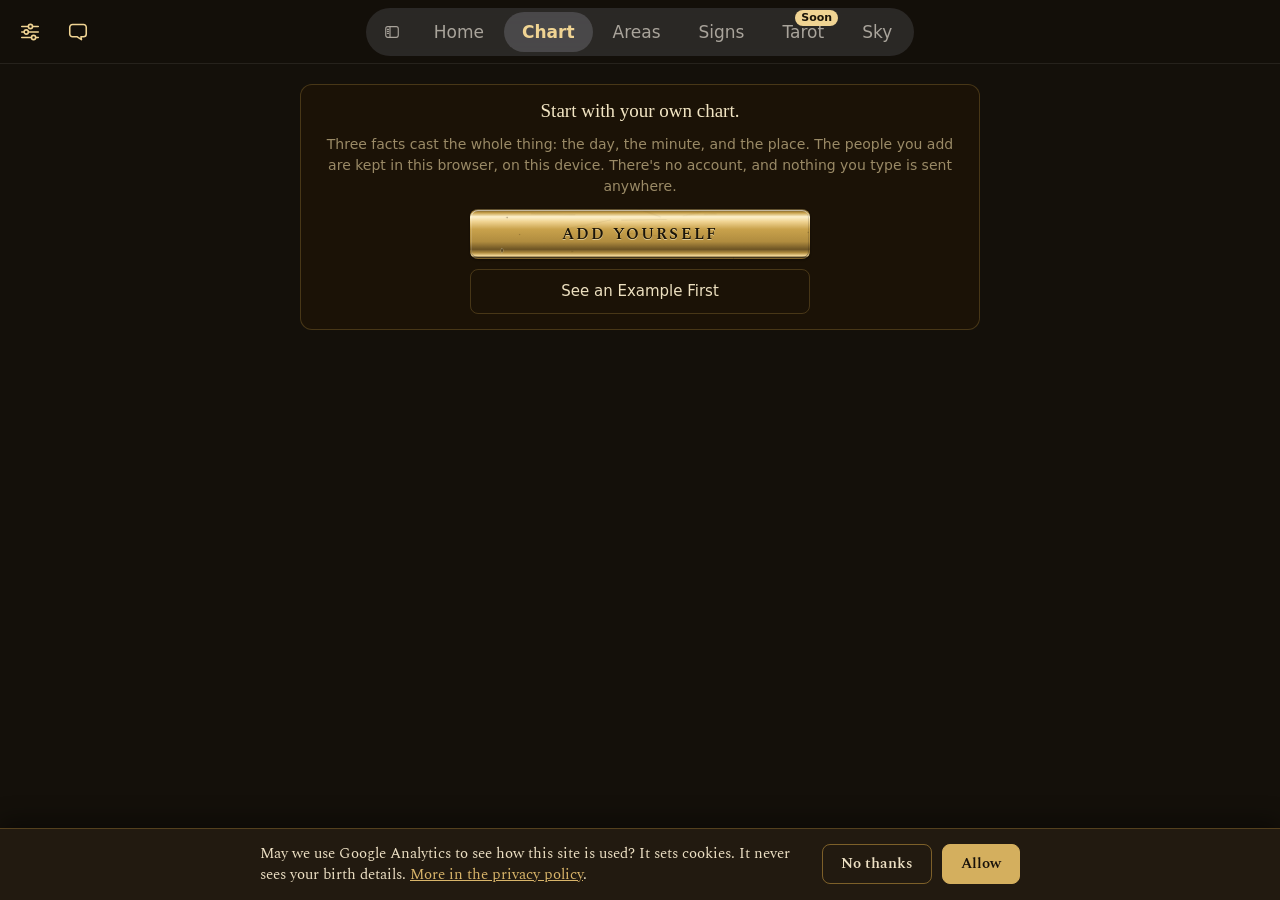
<file: chart/index.html>
<!doctype html>
<html lang="en">
<head>
<meta charset="utf-8">
<meta name="viewport" content="width=device-width, initial-scale=1, viewport-fit=cover">
<!-- Cast a Chart was merged into the web app on 2026-11-12: the same chart,
     plus its readings, life areas, and daily horoscope, in one place. This
     address is kept so old links, bookmarks, and search results still land.
     GitHub Pages has no server-side redirects, so the page forwards itself.

     chart/src/, chart/data/, and chart/icons/ are NOT retired: they are the
     engine, town lists, and icons /app/ and /app/motion/ run on. -->
<title>Cast a Chart — Follow My Astrolabe</title>
<link rel="canonical" href="https://www.followmyastrolabe.com/app/">
<meta http-equiv="refresh" content="0; url=/app/">
<script>location.replace("/app/");</script>
<link rel="stylesheet" href="/assets/app.css">
</head>
<body>
<main style="padding: 48px 24px; text-align: center">
  <p>Cast a Chart is now part of the web app.
  <a href="/app/">Open it here.</a></p>
</main>
</body>
</html>
</file>
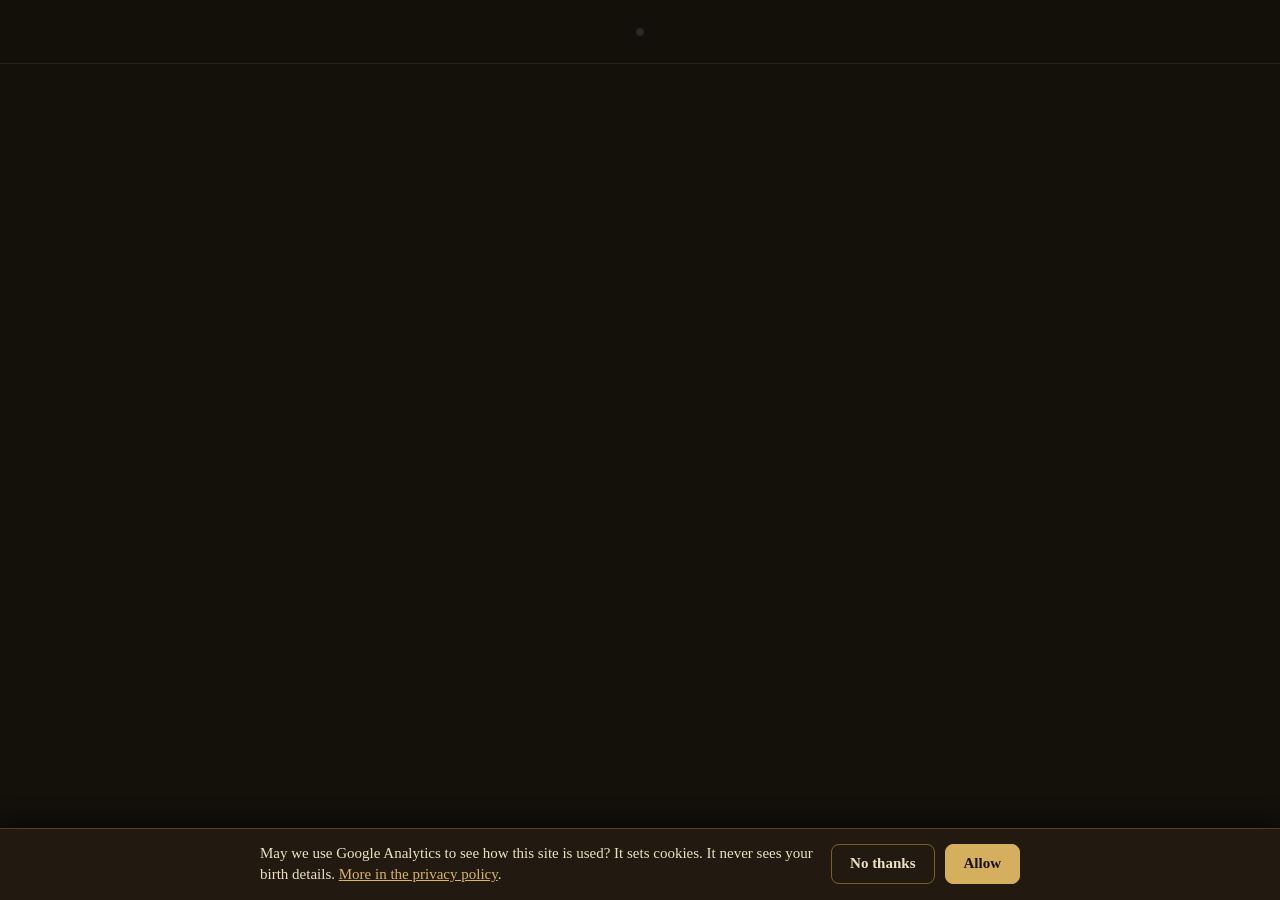
<file: plans/index.html>
<!doctype html>
<html lang="en">
<head>
<meta charset="utf-8">
<!-- Subscriptions were dropped on 2026-10-16: every reading is free now, so
     the old plan and account pages send anyone who still has the link to the
     web app. Kept as a redirect rather than deleted so that link still lands. -->
<meta name="robots" content="noindex">
<meta http-equiv="refresh" content="0; url=/app/">
<link rel="canonical" href="https://www.followmyastrolabe.com/app/">
<title>Follow My Astrolabe</title>
</head>
<body>
<p>Every reading is free now. <a href="/app/">Open the app</a>.</p>
</body>
</html>
</file>
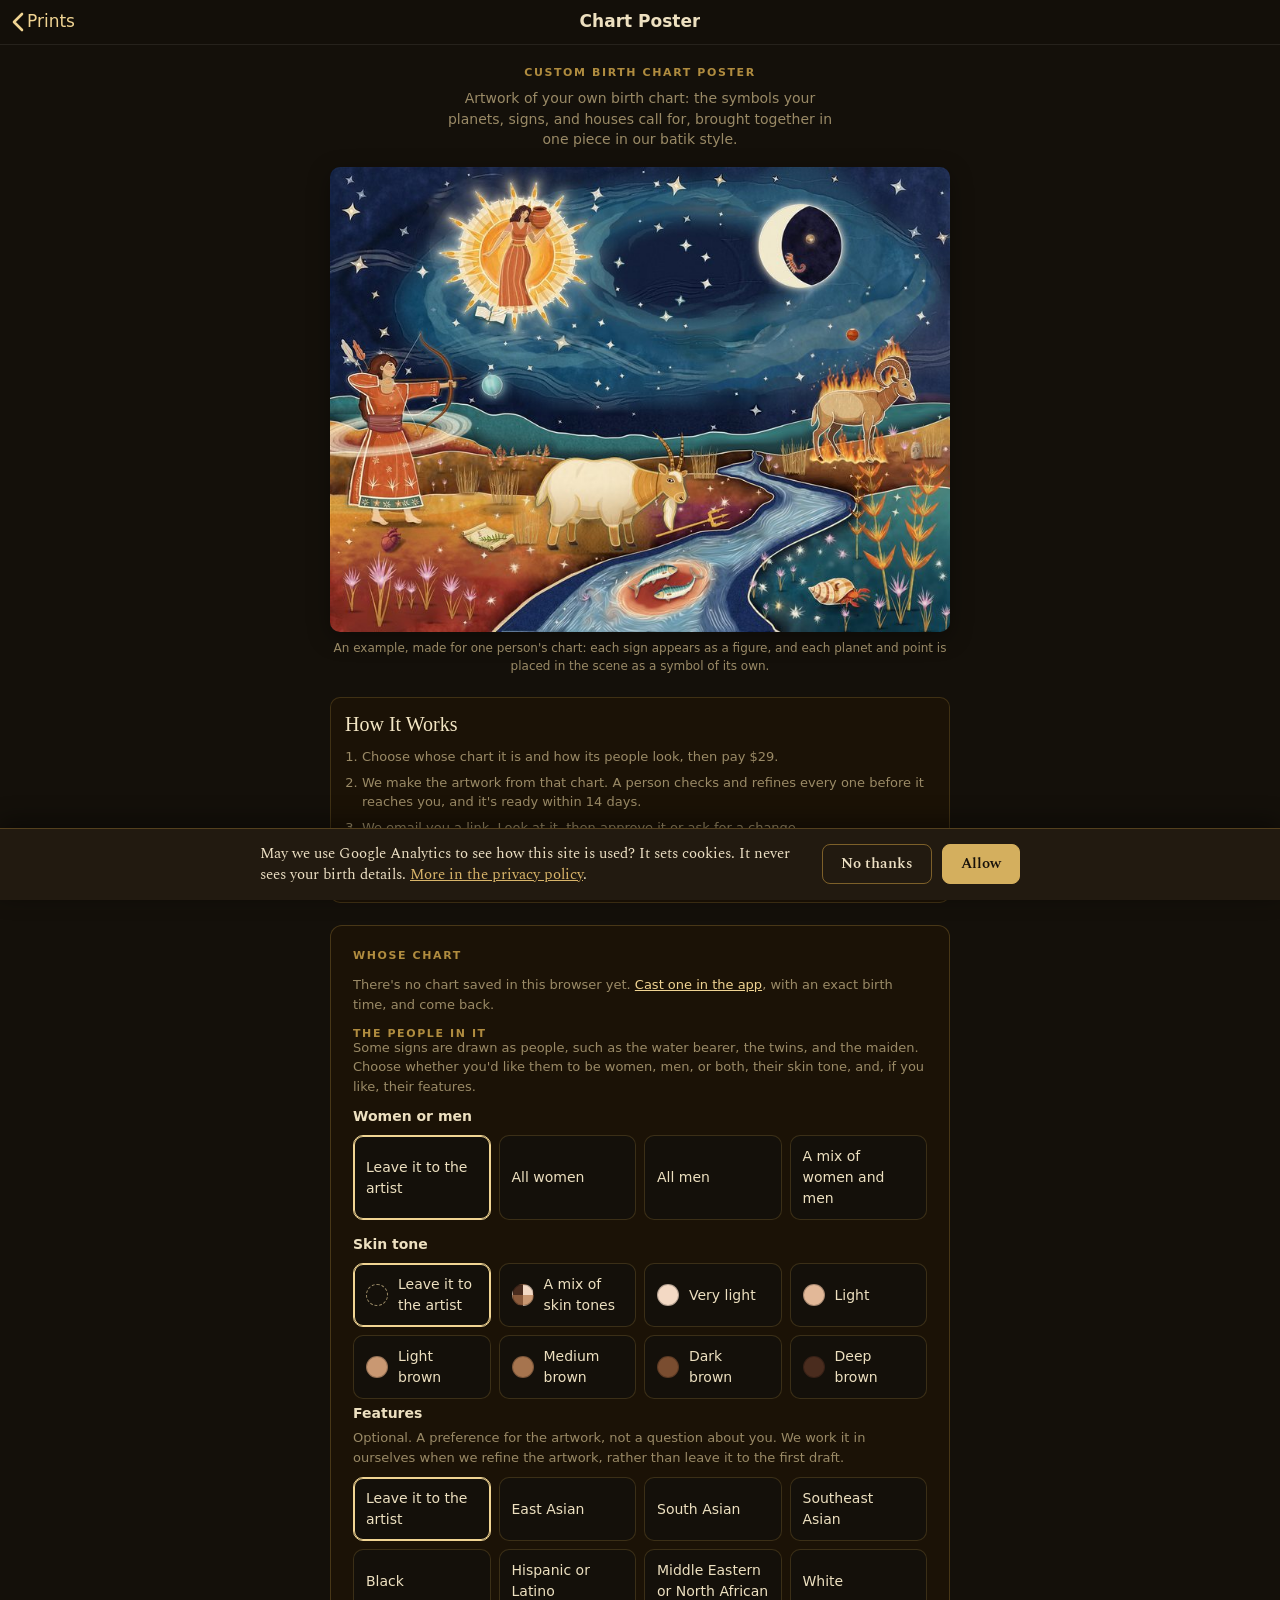
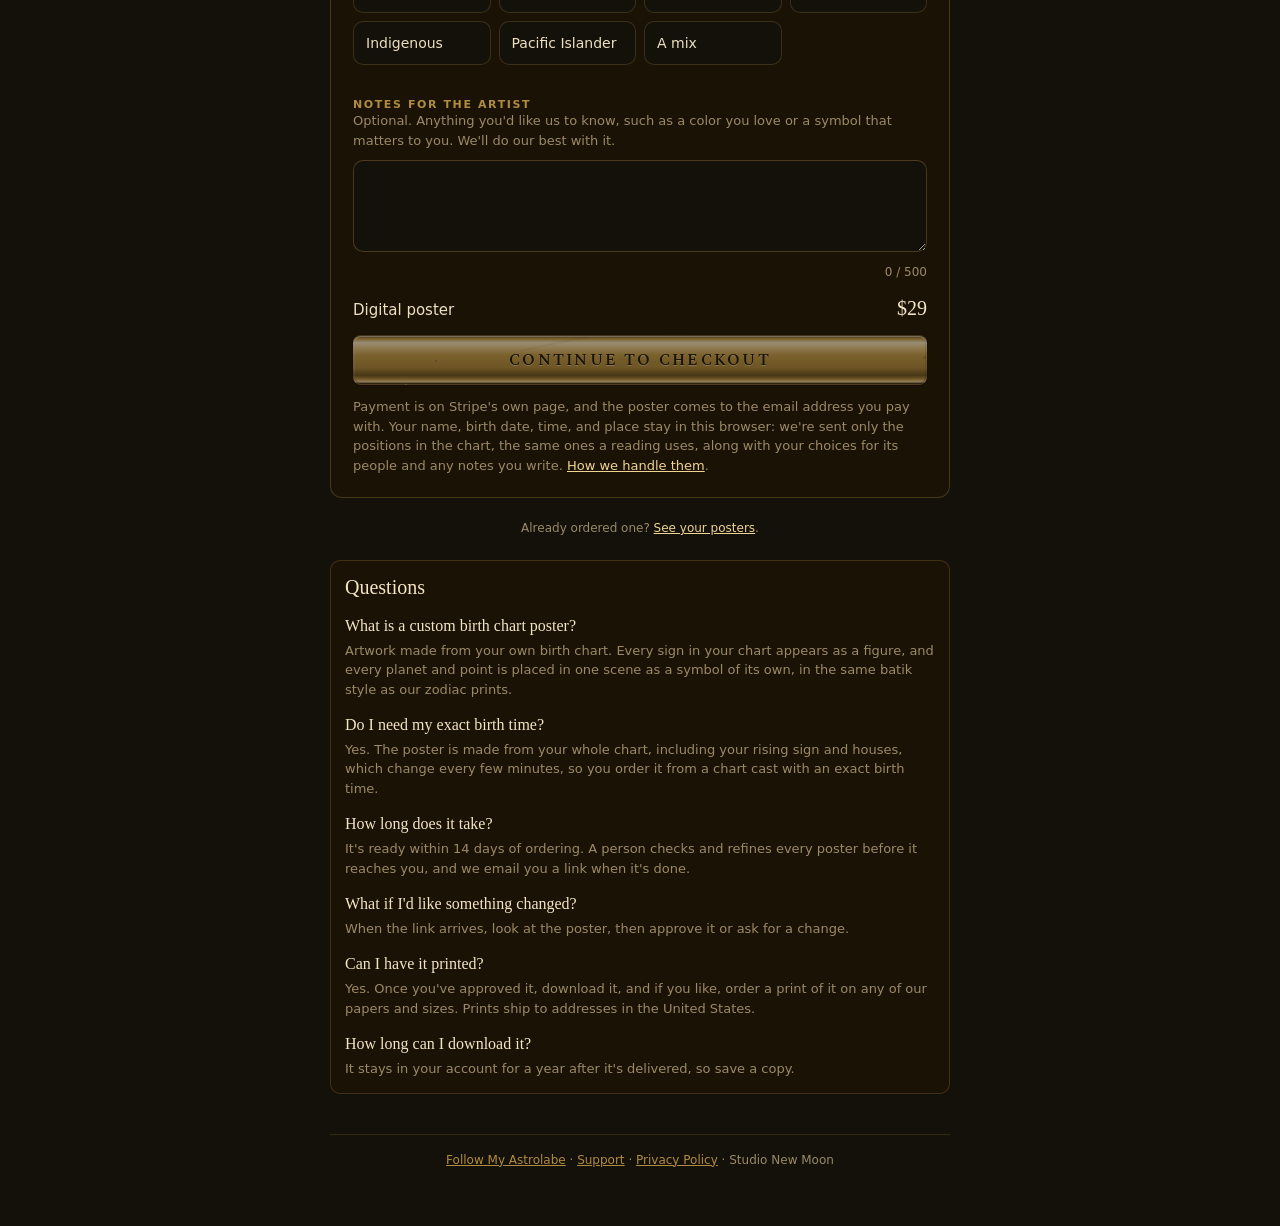
<file: poster/index.html>
<!DOCTYPE html>
<html lang="en">
<head>
<!-- Google tag (GTM-N5783V5G, GA4 G-XFTRT9BN03). /assets/consent.js loads gtm.js only
     after the visitor taps Allow. Kept off pages whose URLs carry a private code. -->
<script>
  window.dataLayer = window.dataLayer || [];
  function gtag(){dataLayer.push(arguments);}
  gtag('js', new Date());
</script>
<script src="/assets/consent.js" defer></script>
<meta charset="UTF-8">
<meta name="viewport" content="width=device-width, initial-scale=1">
<title>Custom Birth Chart Poster — Your Natal Chart as Art | Follow My Astrolabe</title>
<meta name="description" content="A custom birth chart poster: your natal chart as one scene, with every sign and planet in it shown as a symbol, in a batik style. $29 for the digital poster, ready within 14 days, and printable.">
<meta property="og:type" content="website">
<meta property="og:site_name" content="Follow My Astrolabe">
<meta property="og:title" content="Custom Birth Chart Poster — Follow My Astrolabe">
<meta property="og:description" content="Your natal chart as one scene, with every sign and planet in it shown as a symbol, in a batik style. Ready within 14 days.">
<meta property="og:url" content="https://www.followmyastrolabe.com/poster/">
<meta property="og:image" content="https://www.followmyastrolabe.com/poster/example-chart-poster.jpg">
<meta property="og:image:width" content="1600">
<meta property="og:image:height" content="1200">
<meta property="og:image:alt" content="An example custom birth chart poster in a batik style, with an archer, the sun, the moon, a goat, a ram, two fish and a hermit crab">
<link rel="canonical" href="https://www.followmyastrolabe.com/poster/">
<meta name="robots" content="index">
<link rel="icon" href="/assets/favicon.png">
<script type="application/ld+json">{"@context": "https://schema.org", "@type": "Product", "name": "Custom Birth Chart Poster", "description": "Artwork of your own birth chart: every sign in it appears as a figure and every planet and point as a symbol, in one scene, in a batik style. A digital poster, ready within 14 days, that you can have printed.", "image": "https://www.followmyastrolabe.com/poster/example-chart-poster.jpg", "url": "https://www.followmyastrolabe.com/poster/", "brand": {"@type": "Brand", "name": "Follow My Astrolabe"}, "offers": {"@type": "Offer", "price": "29.00", "priceCurrency": "USD", "availability": "https://schema.org/InStock", "url": "https://www.followmyastrolabe.com/poster/"}}</script>
<script type="application/ld+json">{"@context": "https://schema.org", "@type": "FAQPage", "mainEntity": [{"@type": "Question", "name": "What is a custom birth chart poster?", "acceptedAnswer": {"@type": "Answer", "text": "Artwork made from your own birth chart. Every sign in your chart appears as a figure, and every planet and point is placed in one scene as a symbol of its own, in the same batik style as our zodiac prints."}}, {"@type": "Question", "name": "Do I need my exact birth time?", "acceptedAnswer": {"@type": "Answer", "text": "Yes. The poster is made from your whole chart, including your rising sign and houses, which change every few minutes, so you order it from a chart cast with an exact birth time."}}, {"@type": "Question", "name": "How long does it take?", "acceptedAnswer": {"@type": "Answer", "text": "It's ready within 14 days of ordering. A person checks and refines every poster before it reaches you, and we email you a link when it's done."}}, {"@type": "Question", "name": "What if I'd like something changed?", "acceptedAnswer": {"@type": "Answer", "text": "When the link arrives, look at the poster, then approve it or ask for a change."}}, {"@type": "Question", "name": "Can I have it printed?", "acceptedAnswer": {"@type": "Answer", "text": "Yes. Once you've approved it, download it, and if you like, order a print of it on any of our papers and sizes. Prints ship to addresses in the United States."}}, {"@type": "Question", "name": "How long can I download it?", "acceptedAnswer": {"@type": "Answer", "text": "It stays in your account for a year after it's delivered, so save a copy."}}]}</script>
<meta name="theme-color" content="#14100A">
<link rel="stylesheet" href="/assets/app.css">
<script src="/assets/fit-buttons.js" defer></script>
<link rel="preconnect" href="https://fonts.googleapis.com">
<link rel="preconnect" href="https://fonts.gstatic.com" crossorigin>
<link rel="stylesheet" href="https://fonts.googleapis.com/css2?family=Spectral:ital,wght@0,400;0,500;0,600;1,400&family=Cinzel:wght@500;600;700&family=JetBrains+Mono:wght@400&display=swap">
<script type="module">
  import { apply } from "/chart/src/appearance.js";
  apply();
</script>
<style>
  .steps{ margin: 10px 0 0; padding-left: 1.3em; }
  .faq{ margin-top: 22px; }
  .faq h3{ font-size: 16px; margin: 16px 0 4px; }
  .faq p{ margin: 0; }
  figure.example{ margin: 18px 0 0; }
  figure.example img{ display: block; width: 100%; height: auto; border-radius: 10px;
    box-shadow: 0 6px 22px rgba(0,0,0,0.35); }
  figure.example figcaption{ color: var(--muted); font-size: 12px; line-height: 1.45; margin-top: 8px; text-align: center; }
  .steps li{ margin: 6px 0; }
  .people{ display: grid; gap: 8px; }
  .people label{
    display: flex; flex-wrap: wrap; align-items: center; gap: 3px 10px; cursor: pointer;
    background: var(--panel); border: 1px solid rgba(176,140,63,0.25);
    border-radius: 10px; padding: 12px; font-size: 15px; color: var(--ink);
  }
  .people label:has(:checked){ border-color: var(--bright); box-shadow: inset 0 0 0 1px var(--bright); }
  .people label.unavailable{ cursor: default; opacity: 0.6; }
  .people .sub{ color: var(--muted); font-size: 13px; flex-basis: 100%; }
  .price-line{ display: flex; justify-content: space-between; align-items: baseline; margin-top: 16px; font-size: 15px; }
  .price-line .price{ font-family: var(--font-display); color: var(--resist); font-size: 20px; }
  fieldset{ border: 0; padding: 0; margin: 0; min-width: 0; }
  legend{ padding: 0; margin-bottom: 10px; }
  .tones{ display: grid; grid-template-columns: repeat(auto-fill, minmax(130px, 1fr)); gap: 8px; }
  .tones label{
    display: flex; align-items: center; gap: 10px; cursor: pointer;
    background: var(--panel); border: 1px solid rgba(176,140,63,0.25);
    border-radius: 10px; padding: 10px 12px; font-size: 14px; color: var(--ink);
  }
  .tones label:has(:checked){ border-color: var(--bright); box-shadow: inset 0 0 0 1px var(--bright); }
  .tones input{ position: absolute; opacity: 0; pointer-events: none; }
  .tones label:has(:focus-visible){ outline: 2px solid var(--bright); outline-offset: 2px; }
  .tones.figures{ margin-bottom: 14px; }
  .sublabel{ color: var(--ink); font-size: 14px; font-weight: 600; margin: 4px 0 8px; }
  .tones.figures label{ min-height: 44px; box-sizing: border-box; }
  .swatch{ flex: none; width: 22px; height: 22px; border-radius: 50%; border: 1px solid rgba(0,0,0,0.25); }
  .swatch.mix{ background: conic-gradient(#F3D9C4 0 25%, #C99872 0 50%, #8A5A3B 0 75%, #4A2C1E 0); }
  .swatch.open{ background: none; border: 1px dashed var(--muted); }
  .order-section{ margin-top: 22px; }
  .order-section .hint{ color: var(--muted); font-size: 13px; margin: -4px 0 10px; }
  textarea{
    width: 100%; box-sizing: border-box; min-height: 92px; resize: vertical;
    background: var(--panel); color: var(--ink); border: 1px solid rgba(176,140,63,0.35);
    border-radius: 10px; padding: 10px 12px; font: inherit; font-size: 15px;
  }
  .count{ color: var(--muted); font-size: 12px; text-align: right; margin-top: 4px; }
</style>
</head>
<body class="page">
<header class="nav-bar">
  <div class="leading">
    <a class="back" href="/prints/"><svg viewBox="0 0 12 20" aria-hidden="true"><path d="M10 2 2 10l8 8" fill="none" stroke="currentColor" stroke-width="2.6" stroke-linecap="round" stroke-linejoin="round"/></svg><span>Prints</span></a>
  </div>
  <div class="title" aria-hidden="true">Chart Poster</div>
  <div class="trailing"></div>
</header>
<main class="form-width">
  <div class="intro">
    <h1 class="plate-label">Custom Birth Chart Poster</h1>
    <p>Artwork of your own birth chart: the symbols your planets, signs, and
    houses call for, brought together in one piece in our batik style.</p>
  </div>

  <figure class="example">
    <img src="/poster/example-chart-poster.jpg"
         srcset="/poster/example-chart-poster-800.jpg 800w, /poster/example-chart-poster.jpg 1600w"
         sizes="(max-width: 600px) 100vw, 560px"
         alt="An example chart poster in the batik style: an archer drawing her bow, a woman carrying a water jar inside the sun, a scorpion inside the crescent moon, a goat, a ram, two fish in a river, and a hermit crab, with planets and their symbols placed among them"
         width="1600" height="1200" fetchpriority="high">
    <figcaption>An example, made for one person's chart: each sign appears as a
    figure, and each planet and point is placed in the scene as a symbol of its
    own.</figcaption>
  </figure>

  <section class="card">
    <h2>How It Works</h2>
    <ol class="steps muted-prose">
      <li>Choose whose chart it is and how its people look, then pay $29.</li>
      <li>We make the artwork from that chart. A person checks and refines every
      one before it reaches you, and it's ready within 14 days.</li>
      <li>We email you a link. Look at it, then approve it or ask for a change.</li>
      <li>Once you've approved it, download it, and if you like, order a print
      of it on any of our papers and sizes.</li>
    </ol>
  </section>

  <div class="problem" id="problem" hidden></div>

  <noscript>
    <p class="problem" style="display:block">Ordering needs JavaScript, because
    your chart is worked out in your browser.</p>
  </noscript>

  <form class="plate" id="order" hidden>
    <fieldset>
      <legend class="plate-label">Whose Chart</legend>
      <div class="people" id="people"></div>
    </fieldset>
    <p class="note" id="none" hidden>There's no chart saved in this browser yet.
    <a href="/app/">Cast one in the app</a>, with an exact birth time, and come back.</p>

    <fieldset class="order-section">
      <legend class="plate-label">The People in It</legend>
      <p class="hint">Some signs are drawn as people, such as the water bearer, the
      twins, and the maiden. Choose whether you'd like them to be women, men, or
      both, their skin tone, and, if you like, their features.</p>
      <p class="sublabel" id="figures-label">Women or men</p>
      <div class="tones figures" id="figures" role="radiogroup" aria-labelledby="figures-label">
        <label><input type="radio" name="figures" value="artist" checked>Leave it to the artist</label>
        <label><input type="radio" name="figures" value="women">All women</label>
        <label><input type="radio" name="figures" value="men">All men</label>
        <label><input type="radio" name="figures" value="mix">A mix of women and men</label>
      </div>
      <p class="sublabel" id="tones-label">Skin tone</p>
      <div class="tones" id="tones" role="radiogroup" aria-labelledby="tones-label">
        <label><input type="radio" name="skinTone" value="artist" checked><span class="swatch open"></span>Leave it to the artist</label>
        <label><input type="radio" name="skinTone" value="mix"><span class="swatch mix"></span>A mix of skin tones</label>
        <label><input type="radio" name="skinTone" value="tone1"><span class="swatch" style="background:#F3D9C4"></span>Very light</label>
        <label><input type="radio" name="skinTone" value="tone2"><span class="swatch" style="background:#E2B898"></span>Light</label>
        <label><input type="radio" name="skinTone" value="tone3"><span class="swatch" style="background:#C99872"></span>Light brown</label>
        <label><input type="radio" name="skinTone" value="tone4"><span class="swatch" style="background:#A6744E"></span>Medium brown</label>
        <label><input type="radio" name="skinTone" value="tone5"><span class="swatch" style="background:#7A4D30"></span>Dark brown</label>
        <label><input type="radio" name="skinTone" value="tone6"><span class="swatch" style="background:#4A2C1E"></span>Deep brown</label>
      </div>
      <p class="sublabel" id="features-label">Features</p>
      <p class="hint">Optional. A preference for the artwork, not a question about
      you. We work it in ourselves when we refine the artwork, rather than leave it
      to the first draft.</p>
      <div class="tones figures" id="features" role="radiogroup" aria-labelledby="features-label">
        <label><input type="radio" name="features" value="artist" checked>Leave it to the artist</label>
        <label><input type="radio" name="features" value="eastAsian">East Asian</label>
        <label><input type="radio" name="features" value="southAsian">South Asian</label>
        <label><input type="radio" name="features" value="southeastAsian">Southeast Asian</label>
        <label><input type="radio" name="features" value="black">Black</label>
        <label><input type="radio" name="features" value="hispanic">Hispanic or Latino</label>
        <label><input type="radio" name="features" value="mena">Middle Eastern or North African</label>
        <label><input type="radio" name="features" value="white">White</label>
        <label><input type="radio" name="features" value="indigenous">Indigenous</label>
        <label><input type="radio" name="features" value="pacific">Pacific Islander</label>
        <label><input type="radio" name="features" value="mix">A mix</label>
      </div>
    </fieldset>

    <div class="order-section">
      <label class="plate-label" for="notes">Notes for the Artist</label>
      <p class="hint">Optional. Anything you'd like us to know, such as a color you
      love or a symbol that matters to you. We'll do our best with it.</p>
      <textarea id="notes" name="artistNotes" maxlength="500"></textarea>
      <div class="count" id="count">0 / 500</div>
    </div>

    <div class="price-line"><span>Digital poster</span><span class="price">$29</span></div>
    <button class="buy metal-button wide" type="submit" id="buy" disabled>Continue to checkout</button>
    <p class="note">Payment is on Stripe's own page, and the poster comes to the
    email address you pay with. Your name, birth date, time, and place stay in
    this browser: we're sent only the positions in the chart, the same ones a
    reading uses, along with your choices for its people and any notes you write.
    <a href="/privacy/#poster">How we handle them</a>.</p>
  </form>

  <p class="note center">Already ordered one? <a href="/account/">See your posters</a>.</p>

  <section class="card faq" aria-labelledby="faq-title">
    <h2 id="faq-title">Questions</h2>
    <h3>What is a custom birth chart poster?</h3>
    <p class="muted-prose">Artwork made from your own birth chart. Every sign in your chart appears as a figure, and every planet and point is placed in one scene as a symbol of its own, in the same batik style as our zodiac prints.</p>
    <h3>Do I need my exact birth time?</h3>
    <p class="muted-prose">Yes. The poster is made from your whole chart, including your rising sign and houses, which change every few minutes, so you order it from a chart cast with an exact birth time.</p>
    <h3>How long does it take?</h3>
    <p class="muted-prose">It's ready within 14 days of ordering. A person checks and refines every poster before it reaches you, and we email you a link when it's done.</p>
    <h3>What if I'd like something changed?</h3>
    <p class="muted-prose">When the link arrives, look at the poster, then approve it or ask for a change.</p>
    <h3>Can I have it printed?</h3>
    <p class="muted-prose">Yes. Once you've approved it, download it, and if you like, order a print of it on any of our papers and sizes. Prints ship to addresses in the United States.</p>
    <h3>How long can I download it?</h3>
    <p class="muted-prose">It stays in your account for a year after it's delivered, so save a copy.</p>
  </section>


  <footer>
    <a href="/">Follow My Astrolabe</a> &middot; <a href="/support/">Support</a> &middot; <a href="/privacy/">Privacy Policy</a> &middot; Studio New Moon
  </footer>
</main>
<script type="module">
  import { listProfiles, selectedProfileId } from "/app/src/profiles.js";
  import { natalPositions } from "/app/src/positions.js";
  import { call } from "/account/src/posters.js";

  const form = document.getElementById("order");
  const people = document.getElementById("people");
  const buy = document.getElementById("buy");
  const problem = document.getElementById("problem");
  const notes = document.getElementById("notes");
  const count = document.getElementById("count");
  notes.addEventListener("input", () => { count.textContent = `${notes.value.length} / 500`; });

  const profiles = listProfiles();
  const selected = selectedProfileId();

  function dateLabel(p) {
    const [y, m, d] = p.date.split("-").map(Number);
    return new Date(y, m - 1, d).toLocaleDateString(undefined, { year: "numeric", month: "long", day: "numeric" });
  }

  let firstUsable = null;
  for (const p of profiles) {
    const usable = p.timeMode === "exact";
    const label = document.createElement("label");
    if (!usable) label.className = "unavailable";
    const input = document.createElement("input");
    input.type = "radio";
    input.name = "who";
    input.value = p.id;
    input.disabled = !usable;
    if (usable && (p.id === selected || !firstUsable)) {
      if (firstUsable) firstUsable.checked = false;
      input.checked = true;
      firstUsable = input;
    }
    const name = document.createElement("span");
    name.textContent = p.name || "Unnamed chart";
    const sub = document.createElement("span");
    sub.className = "sub";
    sub.textContent = usable
      ? `${dateLabel(p)} · ${p.place?.name ?? "birthplace saved"}`
      : "Needs an exact birth time first. Edit it in the app.";
    label.append(input, name, sub);
    people.appendChild(label);
  }
  document.getElementById("none").hidden = profiles.length > 0;
  buy.disabled = !firstUsable;
  form.hidden = false;

  form.addEventListener("submit", async (e) => {
    e.preventDefault();
    problem.hidden = true;
    const id = form.elements.who?.value ?? form.querySelector('input[name="who"]:checked')?.value;
    const positions = natalPositions(profiles.find((p) => p.id === id));
    if (!positions) {
      problem.textContent = "That chart can't be worked out yet. Check its birth time and place in the app.";
      problem.hidden = false;
      return;
    }
    buy.disabled = true;
    buy.textContent = "Taking you to checkout…";
    try {
      const { ok, body } = await call("/poster/checkout", {
        positions,
        skinTone: form.querySelector('input[name="skinTone"]:checked')?.value ?? "artist",
        figures: form.querySelector('input[name="figures"]:checked')?.value ?? "artist",
        features: form.querySelector('input[name="features"]:checked')?.value ?? "artist",
        artistNotes: notes.value.trim(),
      });
      if (ok && body.url) { window.location.href = body.url; return; }
      problem.textContent = body.error ?? "Couldn't start checkout. Please try again.";
    } catch {
      problem.textContent = "Couldn't reach the order service just now. Please try again in a minute.";
    }
    problem.hidden = false;
    buy.disabled = false;
    buy.textContent = "Continue to checkout";
  });
</script>
<script type="module" src="https://static.cloudflareinsights.com/beacon.min.js" data-cf-beacon='{"token": "1b4ff25c9c9c4923b92ff0101dc01c16"}'></script>
</body>
</html>
</file>
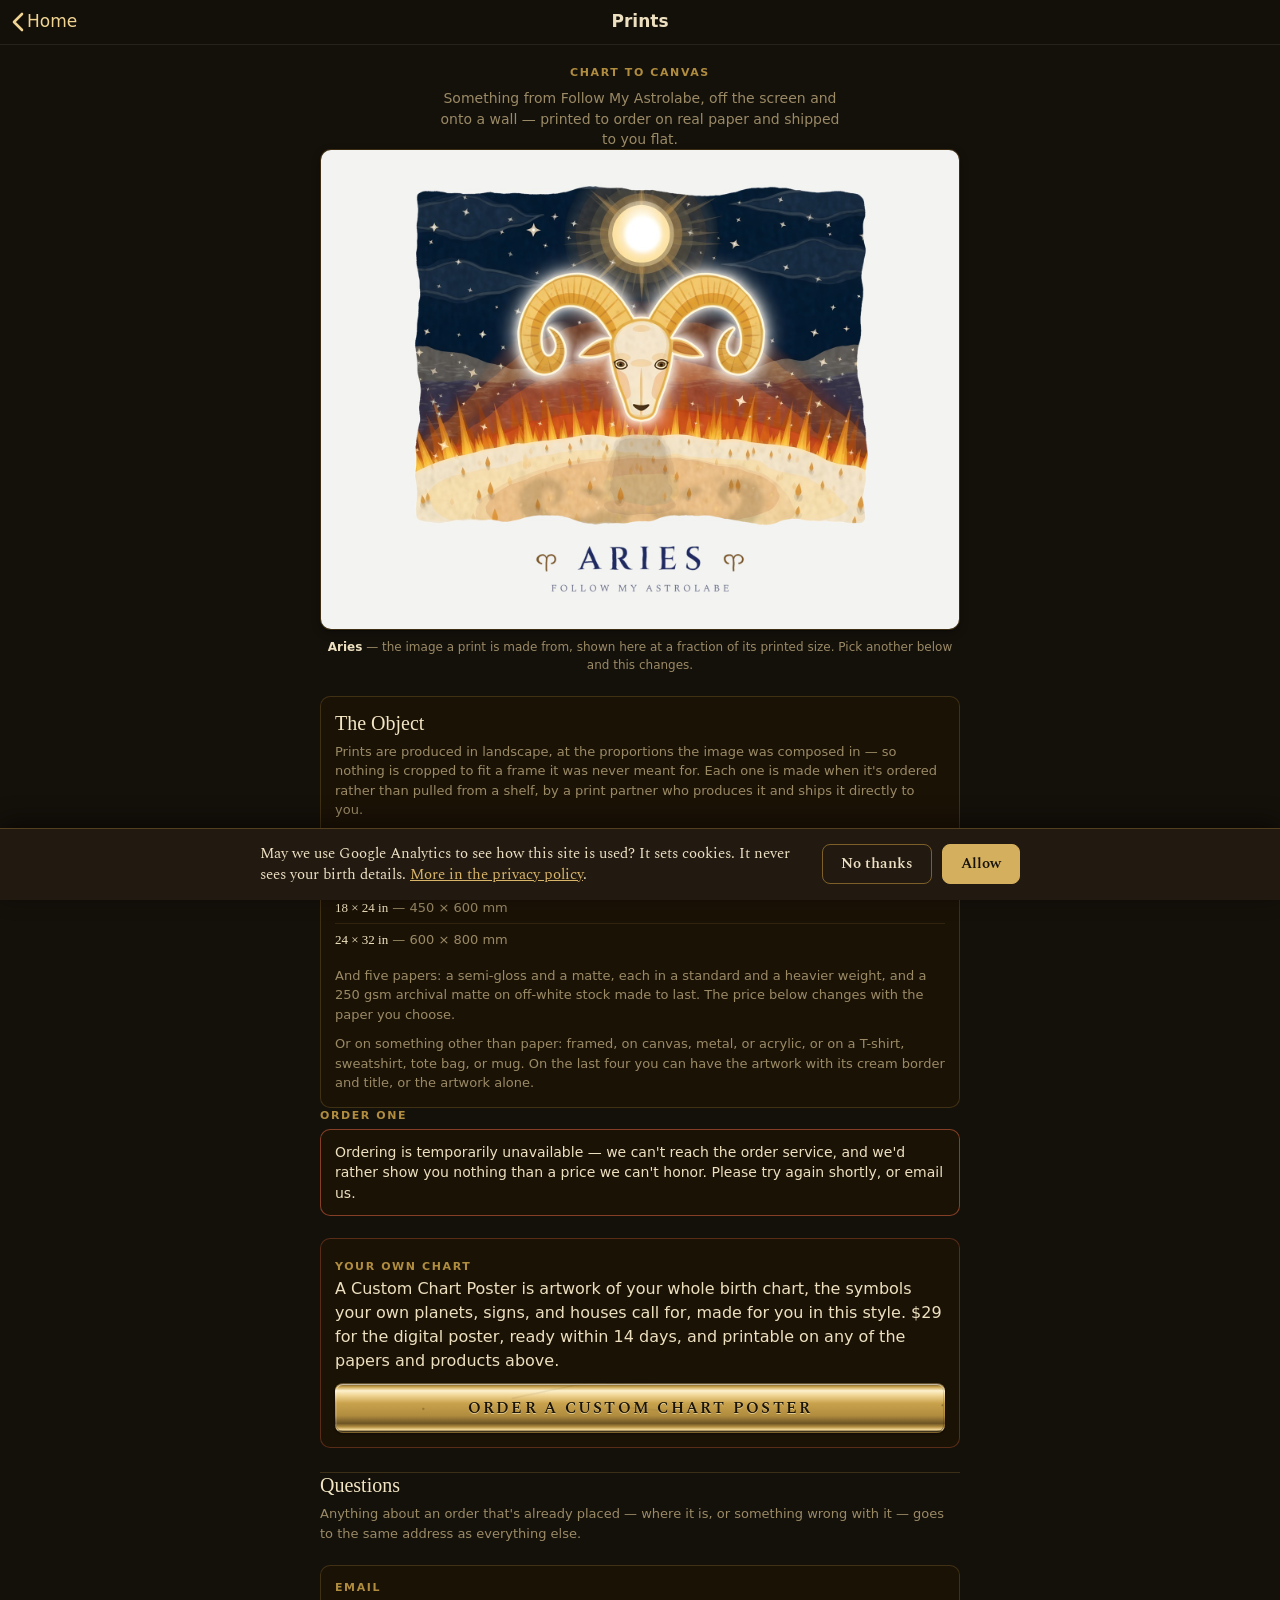
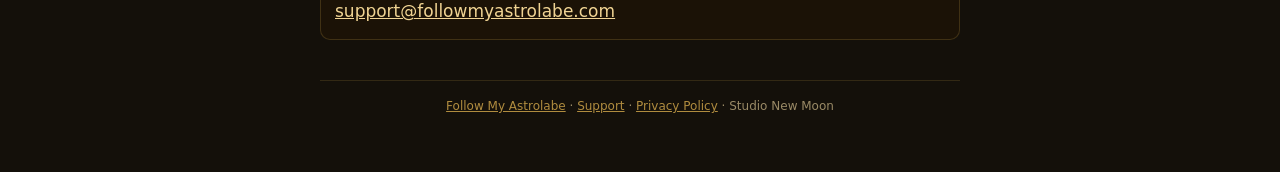
<file: prints/index.html>
<!DOCTYPE html>
<html lang="en">
<head>
<!-- Google tag (GTM-N5783V5G, GA4 G-XFTRT9BN03). /assets/consent.js loads gtm.js only
     after the visitor taps Allow. Kept off pages whose URLs carry a private code. -->
<script>
  window.dataLayer = window.dataLayer || [];
  function gtag(){dataLayer.push(arguments);}
  gtag('js', new Date());
</script>
<script src="/assets/consent.js" defer></script>
<meta charset="UTF-8">
<meta name="viewport" content="width=device-width, initial-scale=1">
<title>Chart to Canvas — Follow My Astrolabe</title>
<meta name="description" content="Your sign, printed. Chart to Canvas turns the sign art from Follow My Astrolabe into a physical print, made to order and shipped to you.">
<!-- What a shared link shows: iMessage, Slack, Facebook, and the rest read these. -->
<meta property="og:type" content="website">
<meta property="og:site_name" content="Follow My Astrolabe">
<meta property="og:title" content="Chart to Canvas — Follow My Astrolabe">
<meta property="og:description" content="Your sign, printed. Chart to Canvas turns the sign art from Follow My Astrolabe into a physical print, made to order and shipped to you.">
<meta property="og:url" content="https://www.followmyastrolabe.com/prints/">
<link rel="canonical" href="https://www.followmyastrolabe.com/prints/">
<meta property="og:image" content="https://www.followmyastrolabe.com/assets/share/prints.jpg">
<meta property="og:image:width" content="1200">
<meta property="og:image:height" content="630">
<meta property="og:image:alt" content="The Aries sign illustration in a batik style, beside the words Your Sign, Off the Screen and On the Wall.">
<meta name="twitter:card" content="summary_large_image">
<meta name="robots" content="index">
<link rel="icon" href="/assets/favicon.png">
<meta name="theme-color" content="#14100A">
<link rel="stylesheet" href="/assets/app.css">
<script src="/assets/fit-buttons.js" defer></script>
<script src="/assets/product-mockup.js"></script>
<!-- Only for the "Engraved" type a visitor may have chosen on the Chart pages;
     the files are fetched only when that face is in use. -->
<link rel="preconnect" href="https://fonts.googleapis.com">
<link rel="preconnect" href="https://fonts.gstatic.com" crossorigin>
<link rel="stylesheet" href="https://fonts.googleapis.com/css2?family=Spectral:ital,wght@0,400;0,500;0,600;1,400&family=Cinzel:wght@500;600;700&family=JetBrains+Mono:wght@400&display=swap">
<script type="module">
  // The visitor's Appearance choice from the Chart pages, as the app's own
  // Prints screen follows Settings. Brass & Ink with brass when there is none.
  import { apply } from "/chart/src/appearance.js";
  apply();
</script>
<style>
  /* The app's Prints screen (PrintsView.swift): a muted line centered at the
     top, plate labels over each group, and cards at 11pt corners with a
     0.22 brass rule. Ordering keeps the website's one form. */
  .order[hidden]{ display: none !important; }
  fieldset{ border: 0; padding: 0; margin: 0; min-width: 0; }
  fieldset + fieldset{ margin-top: 18px; }
  legend{ padding: 0; margin-bottom: 10px; }
  .signs{ display: grid; grid-template-columns: repeat(auto-fill, minmax(100px, 1fr)); gap: 8px; }
  .signs label{
    display: flex; flex-direction: column; gap: 6px;
    padding: 8px; border: 1px solid rgba(176,140,63,0.22); border-radius: 11px;
    background: var(--panel); cursor: pointer; font-size: 15px; color: var(--ink);
  }
  .signs label .row{ display: flex; align-items: center; gap: 7px; }
  /* 4:3, the proportion the art is composed in and the print is cut to.
     `height: auto` is load-bearing: the width/height attributes are there so
     the row reserves space before the image arrives, and without this the
     attribute height wins and aspect-ratio is ignored. */
  .signs label img{
    display: block; width: 100%; height: auto; aspect-ratio: 4 / 3;
    object-fit: cover; border-radius: 6px; background: var(--rule);
  }
  .signs .glyph{ color: var(--brass); font-size: 16px; font-variant-emoji: text; }
  .signs label:has(:checked){ border-color: var(--bright); box-shadow: inset 0 0 0 1px var(--bright); }
  /* A sign whose finished art hasn't shipped yet: shown, but not orderable.
     The band reads across the picture; the radio is disabled. */
  .signs .art{ position: relative; display: block; }
  .visually-hidden{
    position: absolute; width: 1px; height: 1px; overflow: hidden;
    clip: rect(0 0 0 0); clip-path: inset(50%); white-space: nowrap;
  }
  .signs label.soon{ cursor: default; color: var(--muted); }
  .signs label.soon img{ filter: brightness(.55) saturate(.6); }
  .soon-band{
    position: absolute; left: 0; right: 0; top: 50%; transform: translateY(-50%);
    padding: 4px 2px; background: rgba(20,16,10,.82);
    border-block: 1px solid rgba(200,153,63,.55);
    font-family: var(--font-display); font-weight: 600; font-size: 10px;
    letter-spacing: 1.4px; text-transform: uppercase; text-align: center;
    color: var(--bright); white-space: nowrap; pointer-events: none;
  }
  /* The big preview, when the buyer arrives on an unfinished sign. The
     !important outranks the paper-finish filters further down. */
  .sheet .soon-band{ z-index: 1; font-size: clamp(14px, 3.4vw, 22px); letter-spacing: 3px; padding: 10px 4px; }
  .sheet.is-soon img{ filter: brightness(.55) saturate(.6) !important; }
  .sizes{ display: grid; gap: 8px; }
  /* Built by the script from the live catalogue, so styled by position
     rather than class: Paywall's tier row, as /assets/app.css's .row-card. */
  .sizes label{
    display: flex; flex-wrap: wrap; align-items: center; gap: 3px 10px; cursor: pointer;
    background: var(--panel); border: 1px solid rgba(176,140,63,0.25);
    border-radius: 10px; padding: 12px; font-size: 15px; color: var(--ink);
  }
  .sizes label:has(:checked){ border-color: var(--bright); box-shadow: inset 0 0 0 1px var(--bright); }
  .sizes .dim{ color: var(--muted); font-size: 13px; }
  .sizes .price{ margin-left: auto; font-family: var(--font-display); color: var(--resist); font-variant-numeric: tabular-nums; }
  .paper{ display: flex; align-items: center; justify-content: space-between; gap: 10px; font-size: 14px; }
  .paper select{ max-width: 70%; }
  .paper-detail{ color: var(--muted); font-size: 13px; margin: 8px 0 0; }
  .qty{ display: flex; align-items: center; justify-content: space-between; gap: 10px; font-size: 14px; }
  .order .buy{ margin-top: 20px; }
  .order .note{ text-align: center; margin-top: 10px; }

  figure.look{ margin: 0; }
  /* The sheet the preview sits on. Its finish follows the paper chosen
     below, set by the script as data-paper: a raking sheen for the
     semi-glosses, a flatter, softer image for the mattes, warm off-white
     stock for the archival, and a deeper edge for the heavier sheets. An
     impression only, and the caption says so. */
  .sheet{
    position: relative; overflow: hidden;
    border-radius: 11px; border: 1px solid rgba(176,140,63,0.22);
    background: var(--panel);
    box-shadow: 0 1px 0 rgba(0,0,0,0.25), 0 3px 8px rgba(0,0,0,0.25);
    transition: box-shadow 0.35s ease;
  }
  .sheet img{
    display: block; width: 100%; height: auto; aspect-ratio: 4 / 3;
    transition: filter 0.35s ease;
  }
  .sheet::after{
    content: ""; position: absolute; inset: 0; pointer-events: none;
    opacity: 0; transition: opacity 0.35s ease;
  }
  .sheet[data-paper="semi-gloss"] img,
  .sheet[data-paper="heavy-semi-gloss"] img{ filter: contrast(1.04) saturate(1.06); }
  .sheet[data-paper="semi-gloss"]::after,
  .sheet[data-paper="heavy-semi-gloss"]::after{
    opacity: 1;
    background: linear-gradient(115deg,
      rgba(255,255,255,0) 26%, rgba(255,255,255,0.09) 39%,
      rgba(255,255,255,0.24) 47%, rgba(255,255,255,0.09) 55%,
      rgba(255,255,255,0) 68%);
  }
  .sheet[data-paper="matte"] img,
  .sheet[data-paper="heavy-matte"] img{ filter: contrast(0.9) saturate(0.88) brightness(1.03); }
  .sheet[data-paper="archival-matte"] img{ filter: contrast(0.92) saturate(0.86) brightness(1.03); }
  .sheet[data-paper="archival-matte"]::after{
    opacity: 1; background: #f5ecd8; mix-blend-mode: multiply;
  }
  .sheet[data-paper^="heavy"],
  .sheet[data-paper="archival-matte"]{
    box-shadow: 0 2px 0 rgba(0,0,0,0.35), 0 1px 0 1px rgba(0,0,0,0.12), 0 7px 16px rgba(0,0,0,0.35);
  }
  @media (prefers-reduced-motion: reduce){
    .sheet, .sheet img, .sheet::after{ transition: none; }
  }
  figure.look figcaption{ color: var(--muted); font-size: 12px; margin-top: 8px; text-align: center; }
  figure.look figcaption strong{ color: var(--ink); }
  .sizes-list{ margin: 10px 0; padding: 0; list-style: none; }
  .sizes-list li{ padding: 6px 0; border-top: 1px solid rgba(176,140,63,0.15); }
  .sizes-list li:first-child{ border-top: 0; }
  .sizes-list strong{ color: var(--resist); font-family: var(--font-display); font-weight: 400; }

  /* What to print on. Same cards as the sizes, two to a row. */
  .products{ display: grid; grid-template-columns: repeat(auto-fill, minmax(150px, 1fr)); gap: 8px; }
  .products label{
    display: flex; flex-direction: column; gap: 2px; cursor: pointer;
    background: var(--panel); border: 1px solid rgba(176,140,63,0.25);
    border-radius: 10px; padding: 10px 12px; font-size: 15px; color: var(--ink);
  }
  .products label:has(:checked){ border-color: var(--bright); box-shadow: inset 0 0 0 1px var(--bright); }
  .products input{ position: absolute; opacity: 0; pointer-events: none; }
  .products label:has(:focus-visible){ outline: 2px solid var(--bright); outline-offset: 2px; }
  .products .from{ color: var(--muted); font-size: 13px; font-variant-numeric: tabular-nums; }
  .opt-row{ display: flex; align-items: center; justify-content: space-between; gap: 10px; font-size: 14px; }
  .opt-row + .opt-row{ margin-top: 10px; }
  .opt-row select{ max-width: 70%; }
  .choice{ display: flex; flex-wrap: wrap; gap: 8px; }
  .choice label{
    display: inline-flex; align-items: center; gap: 6px; cursor: pointer;
    background: var(--panel); border: 1px solid rgba(176,140,63,0.25);
    border-radius: 999px; padding: 7px 12px; font-size: 14px; color: var(--ink);
  }
  .choice label:has(:checked){ border-color: var(--bright); box-shadow: inset 0 0 0 1px var(--bright); }
  .choice input{ position: absolute; opacity: 0; pointer-events: none; }
  .choice label:has(:focus-visible){ outline: 2px solid var(--bright); outline-offset: 2px; }
  .total{ display: flex; justify-content: space-between; align-items: baseline; margin-top: 18px; font-size: 15px; }
  .total .price{ font-family: var(--font-display); color: var(--resist); font-size: 20px; font-variant-numeric: tabular-nums; }

</style>
</head>
<body class="page">
<header class="nav-bar">
  <div class="leading">
    <a class="back" href="/"><svg viewBox="0 0 12 20" aria-hidden="true"><path d="M10 2 2 10l8 8" fill="none" stroke="currentColor" stroke-width="2.6" stroke-linecap="round" stroke-linejoin="round"/></svg><span>Home</span></a>
  </div>
  <div class="title" aria-hidden="true">Prints</div>
  <div class="trailing"></div>
</header>
<main>
  <div class="intro">
    <h1 class="plate-label">Chart to Canvas</h1>
    <p>Something from Follow My Astrolabe, off the screen and onto a wall
    &mdash; printed to order on real paper and shipped to you flat.</p>
  </div>

  <figure class="look">
    <div class="sheet" id="sheet">
      <img id="preview" src="/assets/prints/aries.jpg"
           alt="Aries, illustrated in a batik style"
           width="1600" height="1200" fetchpriority="high">
      <span class="soon-band" id="sheetSoon" hidden>Coming Soon</span>
    </div>
    <div id="mockup" hidden></div>
    <figcaption id="paperCaption"><strong id="previewName">Aries</strong><span id="previewPaper"
    hidden> on <strong id="previewPaperName"></strong></span> &mdash; the
    image a print is made from, shown here at a fraction of its printed size.
    Pick another below and this changes.<span id="finishNote" hidden> The
    paper's finish is only suggested here; no screen can show how a sheet
    catches the light.</span></figcaption>
    <figcaption id="mockupCaption" hidden><strong id="mockupName"></strong>
    &mdash; a preview on the print partner's own photo of the product, with the
    art where they place it. Colours on a screen are only a guide.</figcaption>
  </figure>

  <section class="card">
    <h2>The Object</h2>
  <div class="muted-prose">
  <p>Prints are produced in landscape, at the
  proportions the image was composed in &mdash; so nothing is cropped to fit a
  frame it was never meant for. Each one is made when it's ordered rather than
  pulled from a shelf, by a print partner who produces it and ships it directly
  to you.</p>

  <p>Three sizes, from one that suits a shelf to one that takes a wall:</p>

  <ul class="sizes-list">
    <li><strong>12 &times; 16 in</strong> &mdash; 300 &times; 400 mm</li>
    <li><strong>18 &times; 24 in</strong> &mdash; 450 &times; 600 mm</li>
    <li><strong>24 &times; 32 in</strong> &mdash; 600 &times; 800 mm</li>
  </ul>

  <p>And five papers: a semi-gloss and a matte, each in a standard and a
  heavier weight, and a 250&nbsp;gsm archival matte on off-white stock made
  to last. The price below changes with the paper you choose.</p>

  <p>Or on something other than paper: framed, on canvas, metal, or acrylic,
  or on a T-shirt, sweatshirt, tote bag, or mug. On the last four you can
  have the artwork with its cream border and title, or the artwork alone.</p>
  </div>
  </section>

  <h2 class="plate-label">Order One</h2>

  <div class="problem" id="problem" hidden></div>

  <noscript>
    <p class="problem" style="display:block">Ordering needs JavaScript, because
    the sizes and prices are read live rather than written into this page.
    Email us and we'll take the order by hand.</p>
  </noscript>

  <form class="order plate" id="order" hidden>
    <fieldset>
      <legend class="plate-label">Sign</legend>
      <div class="signs">
        <label><input type="radio" name="sign" value="aries" checked><img src="/assets/signs/aries-thumb.jpg" alt="" loading="lazy" width="360" height="270"><span class="row"><span class="glyph" aria-hidden="true">♈</span>Aries</span></label>
        <label><input type="radio" name="sign" value="taurus"><img src="/assets/signs/taurus-thumb.jpg" alt="" loading="lazy" width="360" height="270"><span class="row"><span class="glyph" aria-hidden="true">♉</span>Taurus</span></label>
        <label><input type="radio" name="sign" value="gemini"><img src="/assets/signs/gemini-thumb.jpg" alt="" loading="lazy" width="360" height="270"><span class="row"><span class="glyph" aria-hidden="true">♊</span>Gemini</span></label>
        <label><input type="radio" name="sign" value="cancer"><img src="/assets/signs/cancer-thumb.jpg" alt="" loading="lazy" width="360" height="270"><span class="row"><span class="glyph" aria-hidden="true">♋</span>Cancer</span></label>
        <label><input type="radio" name="sign" value="leo"><img src="/assets/signs/leo-thumb.jpg" alt="" loading="lazy" width="360" height="270"><span class="row"><span class="glyph" aria-hidden="true">♌</span>Leo</span></label>
        <label class="soon"><input type="radio" name="sign" value="virgo" disabled><span class="art"><img src="/assets/signs/virgo-thumb.jpg" alt="" loading="lazy" width="360" height="270"><span class="soon-band" aria-hidden="true">Coming Soon</span></span><span class="row"><span class="glyph" aria-hidden="true">♍</span>Virgo<span class="visually-hidden">, coming soon</span></span></label>
        <label><input type="radio" name="sign" value="libra"><img src="/assets/signs/libra-thumb.jpg" alt="" loading="lazy" width="360" height="270"><span class="row"><span class="glyph" aria-hidden="true">♎</span>Libra</span></label>
        <label><input type="radio" name="sign" value="scorpio"><img src="/assets/signs/scorpio-thumb.jpg" alt="" loading="lazy" width="360" height="270"><span class="row"><span class="glyph" aria-hidden="true">♏</span>Scorpio</span></label>
        <label class="soon"><input type="radio" name="sign" value="sagittarius" disabled><span class="art"><img src="/assets/signs/sagittarius-thumb.jpg" alt="" loading="lazy" width="360" height="270"><span class="soon-band" aria-hidden="true">Coming Soon</span></span><span class="row"><span class="glyph" aria-hidden="true">♐</span>Sagittarius<span class="visually-hidden">, coming soon</span></span></label>
        <label class="soon"><input type="radio" name="sign" value="capricorn" disabled><span class="art"><img src="/assets/signs/capricorn-thumb.jpg" alt="" loading="lazy" width="360" height="270"><span class="soon-band" aria-hidden="true">Coming Soon</span></span><span class="row"><span class="glyph" aria-hidden="true">♑</span>Capricorn<span class="visually-hidden">, coming soon</span></span></label>
        <label class="soon"><input type="radio" name="sign" value="aquarius" disabled><span class="art"><img src="/assets/signs/aquarius-thumb.jpg" alt="" loading="lazy" width="360" height="270"><span class="soon-band" aria-hidden="true">Coming Soon</span></span><span class="row"><span class="glyph" aria-hidden="true">♒</span>Aquarius<span class="visually-hidden">, coming soon</span></span></label>
        <label><input type="radio" name="sign" value="pisces"><img src="/assets/signs/pisces-thumb.jpg" alt="" loading="lazy" width="360" height="270"><span class="row"><span class="glyph" aria-hidden="true">♓</span>Pisces</span></label>
      </div>
    </fieldset>

    <fieldset id="productSet" hidden>
      <legend class="plate-label">Printed On</legend>
      <div class="products" id="products"></div>
    </fieldset>

    <fieldset id="sizeSet">
      <legend class="plate-label">Size</legend>
      <div class="sizes" id="sizes"></div>
    </fieldset>

    <fieldset id="paperSet" hidden>
      <legend class="plate-label">Paper</legend>
      <div class="paper">
        <label for="paper">Stock</label>
        <select id="paper" name="paper"></select>
      </div>
      <p class="paper-detail" id="paperDetail"></p>
    </fieldset>

    <fieldset id="goodsSet" hidden>
      <legend class="plate-label" id="goodsLegend">Options</legend>
      <p class="paper-detail" id="goodsDetail" style="margin:0 0 12px"></p>
      <div id="goodsOptions"></div>
    </fieldset>

    <fieldset id="borderSet" hidden>
      <legend class="plate-label">Border</legend>
      <div class="choice">
        <label><input type="radio" name="border" value="with" checked><span>With border and title</span></label>
        <label><input type="radio" name="border" value="none"><span>The artwork alone</span></label>
      </div>
    </fieldset>

    <fieldset>
      <legend class="plate-label">Quantity</legend>
      <div class="qty">
        <label for="qty">How many</label>
        <select id="qty" name="qty"></select>
      </div>
    </fieldset>

    <div class="total"><span>Total</span><span class="price" id="total"></span></div>

    <button class="buy metal-button wide" type="submit" id="buy">Continue to checkout</button>
    <p class="note">Payment is handled by Stripe on their own page &mdash; we
    never see your card. Shipping address is collected there too.</p>
  </form>

  <section class="card featured">
    <span class="plate-label">Your Own Chart</span>
    <p>A Custom Chart Poster is artwork of your whole birth chart, the symbols
    your own planets, signs, and houses call for, made for you in this style.
    $29 for the digital poster, ready within 14 days, and printable on
    any of the papers and products above.</p>
    <p><a class="metal-button wide" href="/poster/">Order a Custom Chart Poster</a></p>
  </section>

  <hr class="divider">

  <h2>Questions</h2>

  <p class="muted-prose">Anything about an order that's already placed &mdash; where it is, or
  something wrong with it &mdash; goes to the same address as everything else.</p>

  <div class="contact card">
    <span class="plate-label">Email</span>
    <a href="mailto:support@followmyastrolabe.com">support@followmyastrolabe.com</a>
  </div>

  <footer>
    <a href="/">Follow My Astrolabe</a> &middot; <a href="/support/">Support</a> &middot; <a href="/privacy/">Privacy Policy</a> &middot; Studio New Moon
  </footer>
</main>

<script>
"use strict";
(function () {
  var BROKER = "https://astrolabe-gelato-broker.astrolabe-gelato-broker.workers.dev";
  var form = document.getElementById("order");
  var sizesEl = document.getElementById("sizes");
  var qtyEl = document.getElementById("qty");
  var paperSetEl = document.getElementById("paperSet");
  var paperEl = document.getElementById("paper");
  var paperDetailEl = document.getElementById("paperDetail");
  var buyEl = document.getElementById("buy");
  var problemEl = document.getElementById("problem");
  var previewEl = document.getElementById("preview");
  var previewNameEl = document.getElementById("previewName");
  var sheetEl = document.getElementById("sheet");
  var previewPaperEl = document.getElementById("previewPaper");
  var previewPaperNameEl = document.getElementById("previewPaperName");
  var finishNoteEl = document.getElementById("finishNote");
  var productSetEl = document.getElementById("productSet");
  var productsEl = document.getElementById("products");
  var sizeSetEl = document.getElementById("sizeSet");
  var goodsSetEl = document.getElementById("goodsSet");
  var goodsLegendEl = document.getElementById("goodsLegend");
  var goodsDetailEl = document.getElementById("goodsDetail");
  var goodsOptionsEl = document.getElementById("goodsOptions");
  var borderSetEl = document.getElementById("borderSet");
  var totalEl = document.getElementById("total");
  var mockupEl = document.getElementById("mockup");
  var paperCaptionEl = document.getElementById("paperCaption");
  var mockupCaptionEl = document.getElementById("mockupCaption");
  var mockupNameEl = document.getElementById("mockupName");

  // Everything other than a paper print, from /catalogue's `products`
  // (src/goods.js in the broker): each with its options and, per
  // combination, the product to order and its price. "paper" is the print.
  var goods = [];
  var current = "paper";

  // The preview is outside the form on purpose: the form stays hidden until
  // the catalogue loads, and the art should carry the page whether or not the
  // order service is reachable. The picker updates it when there is one.
  var SIGN_NAMES = {
    aries: "Aries", taurus: "Taurus", gemini: "Gemini", cancer: "Cancer",
    leo: "Leo", virgo: "Virgo", libra: "Libra", scorpio: "Scorpio",
    sagittarius: "Sagittarius", capricorn: "Capricorn",
    aquarius: "Aquarius", pisces: "Pisces"
  };

  // Signs whose finished art hasn't shipped yet. They stay in the picker with
  // a Coming Soon band, but can't be chosen or bought. When one ships, delete
  // it here AND take `class="soon"`, `disabled` and the band off its label
  // above, and off its tile on the homepage; app/src/app.js has the same list.
  var COMING_SOON = { virgo: 1, sagittarius: 1, capricorn: 1, aquarius: 1 };
  var sheetSoonEl = document.getElementById("sheetSoon");
  var shownSign = "aries";

  function showSign(sign) {
    var name = SIGN_NAMES[sign];
    if (!name) return;
    shownSign = sign;
    previewEl.src = "/assets/prints/" + sign + ".jpg";
    var soon = !!COMING_SOON[sign];
    previewEl.alt = name + ", illustrated in a batik style" + (soon ? ". Print coming soon" : "");
    previewNameEl.textContent = name;
    sheetEl.classList.toggle("is-soon", soon);
    sheetSoonEl.hidden = !soon;
    if (sizes && sizes.length) refresh();
  }

  // The sign an order would be for: the checked, finished one, or none.
  function orderSign() {
    var checked = form.querySelector('input[name="sign"]:checked');
    return checked && !COMING_SOON[checked.value] ? checked.value : "";
  }

  Array.prototype.forEach.call(
    document.querySelectorAll('input[name="sign"]'),
    function (input) {
      input.addEventListener("change", function () {
        if (!input.checked) return;
        showSign(input.value);
        // Keep the choice in the address, so a reload or Back returns to it
        // rather than to the sign the buyer arrived from (or to Aries).
        var url = new URL(location.href);
        url.searchParams.set("sign", input.value);
        history.replaceState(history.state, "", url);
      });
    }
  );

  // Arriving from a sign (/prints/?sign=leo), that sign is the one chosen, so
  // nobody who tapped Order on Leo lands on Aries. Changing the pick rewrites
  // ?sign= (above), so the address always names the current choice and a
  // reload or Back restores it. Without ?sign=, read the checked radio once:
  // a browser restoring a selection fires no change event.
  (function () {
    var wanted = new URLSearchParams(location.search).get("sign");
    wanted = wanted && wanted.toLowerCase();
    if (wanted && COMING_SOON[wanted]) {
      // Arriving on an unfinished sign: show it, banded, with nothing
      // chosen, so checkout waits until the buyer picks a finished one.
      Array.prototype.forEach.call(document.querySelectorAll('input[name="sign"]'),
        function (el) { el.checked = false; });
      showSign(wanted);
      return;
    }
    if (wanted && SIGN_NAMES[wanted]) {
      var input = document.querySelector('input[name="sign"][value="' + wanted + '"]');
      if (input) input.checked = true;
    }
    var checked = document.querySelector('input[name="sign"]:checked');
    if (checked && checked.value !== "aries") showSign(checked.value);
  })();

  function problem(msg) {
    problemEl.textContent = msg;
    problemEl.hidden = false;
  }
  function money(cents, currency) {
    try {
      return new Intl.NumberFormat(undefined, {
        style: "currency", currency: (currency || "usd").toUpperCase()
      }).format(cents / 100);
    } catch (e) { return "$" + (cents / 100).toFixed(2); }
  }

  var sizes = [];
  var priceEls = [];

  function selectedSize() {
    var checked = form.querySelector('input[name="size"]:checked');
    return sizes[checked ? Number(checked.value) : 0];
  }
  function selectedPaper() {
    var size = selectedSize();
    return size.papers[Number(paperEl.value) || 0] || size.papers[0];
  }

  // Each size card shows its price on the chosen paper, and each paper in
  // the dropdown its price at the chosen size, so the number beside the
  // button is always the one checkout will charge.
  function refresh() {
    var paperIndex = Number(paperEl.value) || 0;
    sizes.forEach(function (size, i) {
      var paper = size.papers[paperIndex] || size.papers[0];
      priceEls[i].textContent = money(paper.unitCents, size.currency);
    });
    var size = selectedSize();
    Array.prototype.forEach.call(paperEl.options, function (opt, i) {
      var paper = size.papers[i];
      if (paper) opt.textContent = paper.paper + " \u2014 " + money(paper.unitCents, size.currency);
    });
    paperDetailEl.textContent = selectedPaper().detail || "";

    // The preview takes on the chosen paper's finish. A catalogue without
    // papers names none, and the preview stays plain.
    var paperName = selectedPaper().paper || "";
    if (paperName) {
      sheetEl.setAttribute("data-paper", paperName.toLowerCase().replace(/[^a-z]+/g, "-"));
      previewPaperNameEl.textContent = paperName;
    } else {
      sheetEl.removeAttribute("data-paper");
    }
    previewPaperEl.hidden = !paperName;
    finishNoteEl.hidden = !paperName;

    var isPaper = current === "paper";
    sizeSetEl.hidden = !isPaper;
    paperSetEl.hidden = !isPaper || sizes[0].papers.length < 2;
    var product = currentProduct();
    goodsSetEl.hidden = isPaper;
    borderSetEl.hidden = isPaper || !product || !product.borderOptional;

    var unit = isPaper ? selectedPaper().unitCents : (selectedVariant() || {}).unitCents;
    var qty = Number(qtyEl.value) || 1;
    totalEl.textContent = unit ? money(unit * qty, "usd") : "";
    buyEl.disabled = !unit || !orderSign();

    showPreview(product);
  }

  function currentProduct() {
    for (var i = 0; i < goods.length; i++) if (goods[i].id === current) return goods[i];
    return null;
  }

  function selectedOptions() {
    var o = {};
    Array.prototype.forEach.call(goodsOptionsEl.querySelectorAll("select, input:checked"), function (el) {
      o[el.name.replace(/^opt-/, "")] = el.value;
    });
    return o;
  }

  function selectedVariant() {
    var product = currentProduct();
    if (!product) return null;
    var o = selectedOptions();
    for (var i = 0; i < product.variants.length; i++) {
      var v = product.variants[i], ok = true;
      for (var k in v.options) if (v.options[k] !== o[k]) { ok = false; break; }
      if (ok) return v;
    }
    return null;
  }

  function borderChoice() {
    var product = currentProduct();
    var b = form.querySelector('input[name="border"]:checked');
    return product && product.borderOptional && b && b.value === "none" ? "none" : "with";
  }

  // A paper print shows the sheet as before; anything else shows the
  // product's own photo with the art on it (product-mockup.js).
  function showPreview(product) {
    var sign = shownSign;
    var name = SIGN_NAMES[sign] || "";
    // An unfinished sign stays on the banded sheet, never on a product photo.
    var mock = !COMING_SOON[sign] && !!(product && window.ProductMockup && ProductMockup.has(product.id));
    sheetEl.hidden = mock;
    paperCaptionEl.hidden = mock;
    mockupEl.hidden = !mock;
    mockupCaptionEl.hidden = !mock;
    if (!mock) return;
    var o = selectedOptions();
    var art = borderChoice() === "none"
      ? "/assets/prints/" + sign + "-art.webp"
      : "/assets/prints/" + sign + ".jpg";
    var label = name + " on " + describe(product, o);
    ProductMockup.render(mockupEl, product.id, o, art, label);
    mockupNameEl.textContent = label;
  }

  // "a white T-shirt, without border" / "a black framed print"
  function describe(product, o) {
    var bits = [];
    ["color", "frame"].forEach(function (k) {
      if (!o[k] || !product.options[k]) return;
      product.options[k].forEach(function (v) { if (v.key === o[k]) bits.push(v.label.toLowerCase()); });
    });
    var noun = product.noun || product.name.toLowerCase();
    var phrase = bits.concat([noun]).join(" ");
    phrase = (/^[aeiou]/i.test(phrase) ? "an " : "a ") + phrase;
    if (product.borderOptional) phrase += borderChoice() === "none" ? ", the artwork alone" : ", with its border";
    return phrase;
  }

  function cheapest(product) {
    return product.variants.reduce(function (m, v) { return Math.min(m, v.unitCents); }, Infinity);
  }

  // The options for one product: shirt sizes as a dropdown, everything else
  // as a row of choices.
  function buildOptions(product) {
    goodsOptionsEl.textContent = "";
    goodsLegendEl.textContent = product.name;
    goodsDetailEl.textContent = product.detail || "";
    var TITLES = { size: "Size", color: "Colour", frame: "Frame" };
    Object.keys(product.options).forEach(function (name) {
      var values = product.options[name];
      var row = document.createElement("div");
      row.className = "opt-row";
      var title = document.createElement("span");
      title.textContent = TITLES[name] || name;
      row.appendChild(title);
      var shirtSize = name === "size" && product.kind === "goods" && values.length > 3;
      if (shirtSize) {
        var sel = document.createElement("select");
        sel.name = "opt-" + name;
        sel.setAttribute("aria-label", TITLES[name] || name);
        values.forEach(function (v) {
          var opt = document.createElement("option");
          opt.value = v.key; opt.textContent = v.label;
          if (v.key === "m") opt.selected = true;
          sel.appendChild(opt);
        });
        sel.addEventListener("change", refresh);
        row.appendChild(sel);
      } else {
        var wrap = document.createElement("div");
        wrap.className = "choice";
        wrap.setAttribute("role", "radiogroup");
        wrap.setAttribute("aria-label", TITLES[name] || name);
        values.forEach(function (v, i) {
          var label = document.createElement("label");
          var input = document.createElement("input");
          input.type = "radio"; input.name = "opt-" + name; input.value = v.key;
          if (i === 0) input.checked = true;
          input.addEventListener("change", refresh);
          label.appendChild(input);
          var span = document.createElement("span");
          span.textContent = v.label;
          label.appendChild(span);
          wrap.appendChild(label);
        });
        row.appendChild(wrap);
      }
      goodsOptionsEl.appendChild(row);
    });
  }

  function buildProducts() {
    var cards = [{ id: "paper", name: "Paper print", from: sizes.reduce(function (m, s) {
      return Math.min(m, s.papers.reduce(function (n, p) { return Math.min(n, p.unitCents); }, Infinity));
    }, Infinity) }].concat(goods.map(function (g) { return { id: g.id, name: g.name, from: cheapest(g) }; }));
    cards.forEach(function (c) {
      var label = document.createElement("label");
      var input = document.createElement("input");
      input.type = "radio"; input.name = "product"; input.value = c.id;
      if (c.id === current) input.checked = true;
      input.addEventListener("change", function () {
        if (!input.checked) return;
        current = c.id;
        var product = currentProduct();
        if (product) buildOptions(product);
        refresh();
        var url = new URL(location.href);
        if (c.id === "paper") url.searchParams.delete("product"); else url.searchParams.set("product", c.id);
        history.replaceState(history.state, "", url);
      });
      label.appendChild(input);
      var name = document.createElement("span");
      name.textContent = c.name;
      label.appendChild(name);
      var from = document.createElement("span");
      from.className = "from";
      from.textContent = "from " + money(c.from, "usd");
      label.appendChild(from);
      productsEl.appendChild(label);
    });
    productSetEl.hidden = goods.length === 0;
  }

  // Sizes and prices are read from the order service, never written into this
  // page — one source of truth, so a price here can never drift from the one
  // actually charged.
  fetch(BROKER + "/catalogue")
    .then(function (r) { if (!r.ok) throw new Error(r.status); return r.json(); })
    .then(function (data) {
      var prints = (data && data.prints) || [];
      if (!prints.length) throw new Error("empty catalogue");

      // A catalogue from before papers existed has no `papers`; one paper
      // per size, and no dropdown to show.
      sizes = prints.map(function (p) {
        return {
          label: p.label,
          dimensions: p.dimensions,
          currency: p.currency,
          papers: (p.papers && p.papers.length) ? p.papers
            : [{ productUid: p.productUid, paper: "", detail: "", unitCents: p.unitCents }]
        };
      });

      sizes.forEach(function (p, i) {
        var label = document.createElement("label");
        var input = document.createElement("input");
        input.type = "radio";
        input.name = "size";
        input.value = String(i);
        if (i === 0) input.checked = true;
        input.addEventListener("change", refresh);
        label.appendChild(input);
        var name = document.createElement("span");
        name.textContent = p.label;
        label.appendChild(name);
        var dim = document.createElement("span");
        dim.className = "dim";
        dim.textContent = p.dimensions;
        label.appendChild(dim);
        var price = document.createElement("span");
        price.className = "price";
        label.appendChild(price);
        priceEls.push(price);
        sizesEl.appendChild(label);
      });

      // Every size carries the same papers in the same order, so the
      // dropdown is built once and only its prices follow the size.
      sizes[0].papers.forEach(function (paper, i) {
        var opt = document.createElement("option");
        opt.value = String(i);
        paperEl.appendChild(opt);
      });
      paperEl.addEventListener("change", refresh);
      paperSetEl.hidden = sizes[0].papers.length < 2;

      // A catalogue from before other products existed has no `products`,
      // and the page is the paper-print page it always was.
      goods = (data.products || []).filter(function (g) { return g.variants && g.variants.length; });
      var wantedProduct = new URLSearchParams(location.search).get("product");
      if (wantedProduct && goods.some(function (g) { return g.id === wantedProduct; })) current = wantedProduct;
      buildProducts();
      if (currentProduct()) buildOptions(currentProduct());
      Array.prototype.forEach.call(form.querySelectorAll('input[name="border"]'), function (el) {
        el.addEventListener("change", refresh);
      });

      var max = Math.min(Number(data.maxQuantity) || 1, 10);
      for (var q = 1; q <= max; q++) {
        var opt = document.createElement("option");
        opt.value = String(q);
        opt.textContent = String(q);
        qtyEl.appendChild(opt);
      }
      qtyEl.addEventListener("change", refresh);
      refresh();

      form.hidden = false;
    })
    .catch(function () {
      problem("Ordering is temporarily unavailable — we can't reach the order " +
              "service, and we'd rather show you nothing than a price we can't " +
              "honor. Please try again shortly, or email us.");
    });

  form.addEventListener("submit", function (e) {
    e.preventDefault();
    if (!orderSign()) return;
    problemEl.hidden = true;
    buyEl.disabled = true;
    buyEl.textContent = "Taking you to checkout…";

    var variant = current === "paper" ? null : selectedVariant();
    var body = {
      productUid: variant ? variant.productUid : selectedPaper().productUid,
      sign: orderSign(),
      quantity: Number(qtyEl.value),
      channel: "web"
    };
    if (variant) body.border = borderChoice();

    fetch(BROKER + "/create-checkout-session", {
      method: "POST",
      headers: { "Content-Type": "application/json" },
      body: JSON.stringify(body)
    })
      .then(function (r) {
        return r.json().then(function (j) {
          if (!r.ok) throw new Error(j && j.error ? j.error : "Couldn't start checkout.");
          return j;
        });
      })
      .then(function (j) {
        if (!j.url) throw new Error("Couldn't start checkout.");
        window.location.href = j.url;
      })
      .catch(function (err) {
        problem(err.message || "Couldn't start checkout. Please try again.");
        buyEl.disabled = false;
        buyEl.textContent = "Continue to checkout";
      });
  });
})();
</script>
<!-- Cloudflare Web Analytics: counts page views without cookies. Left off
     /order/thank-you/, whose URL carries a Stripe session id. -->
<script type="module" src="https://static.cloudflareinsights.com/beacon.min.js" data-cf-beacon='{"token": "1b4ff25c9c9c4923b92ff0101dc01c16"}'></script>
</body>
</html>
</file>
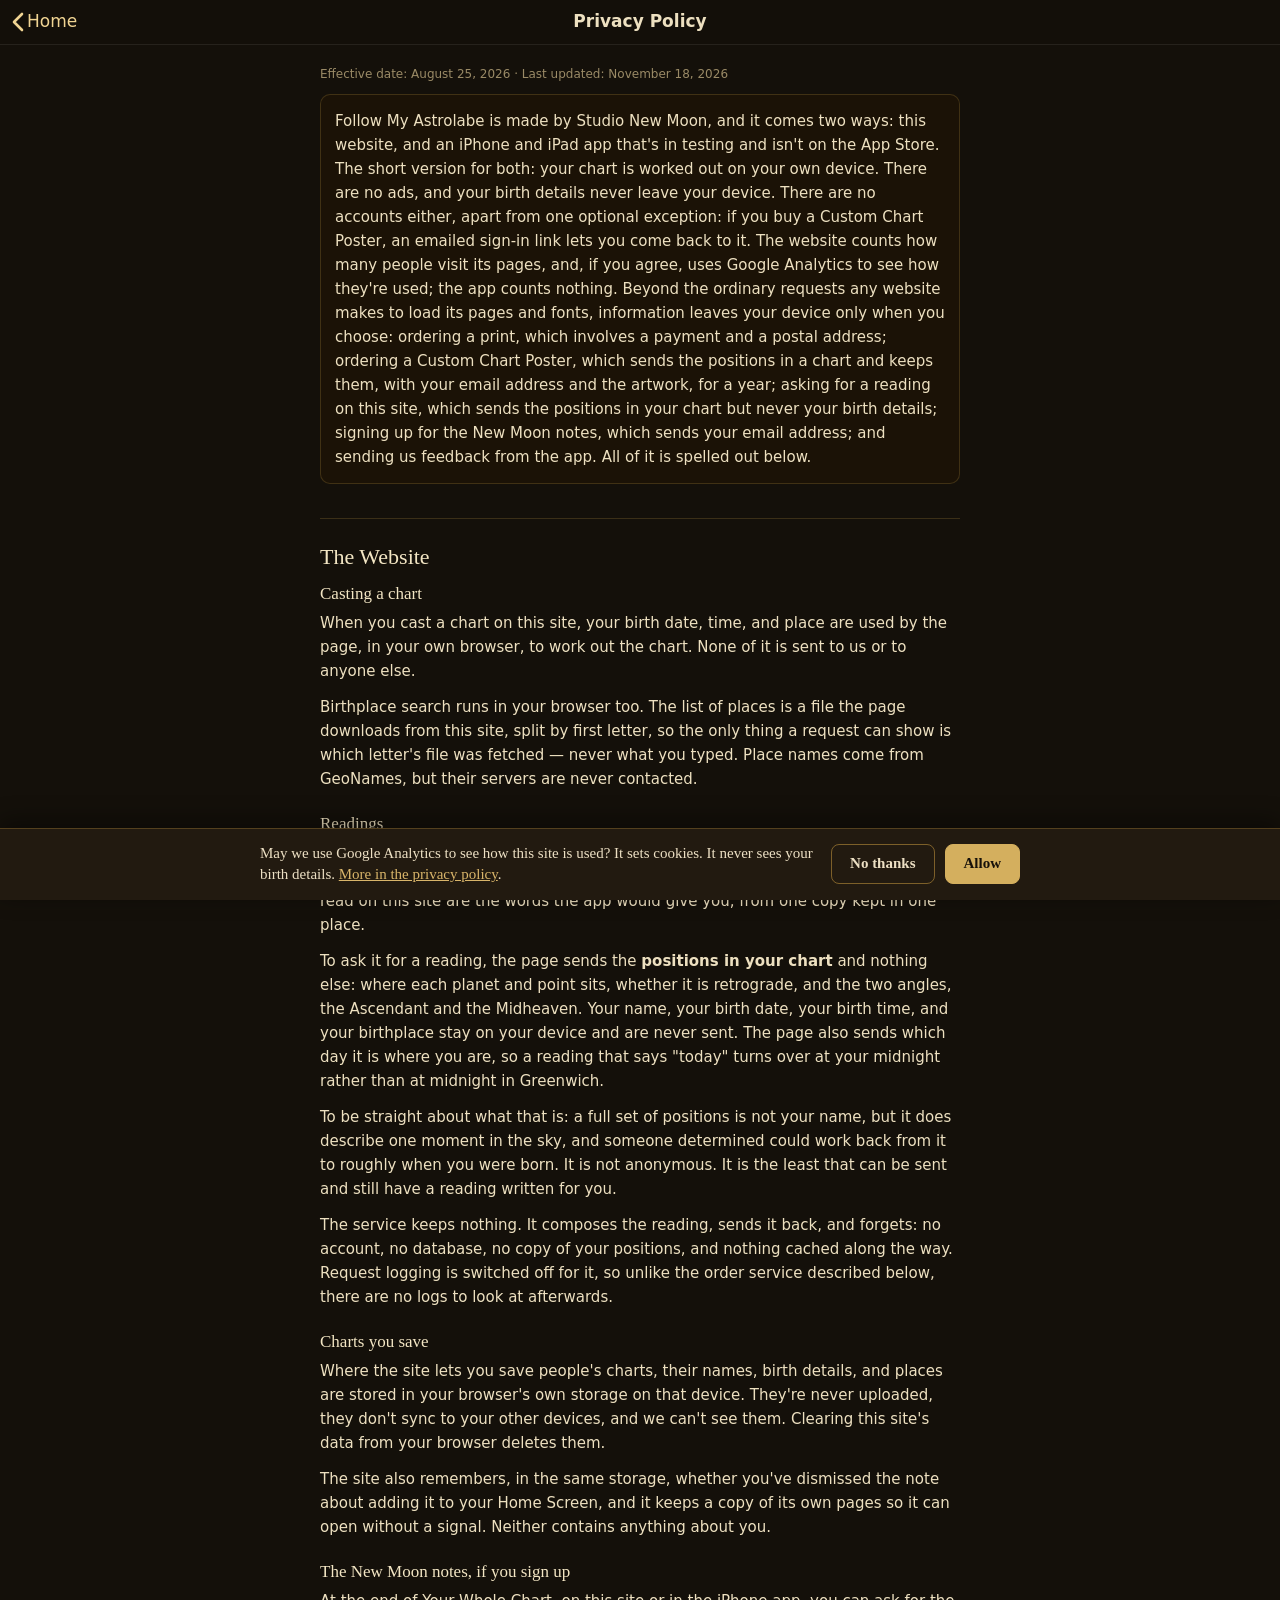
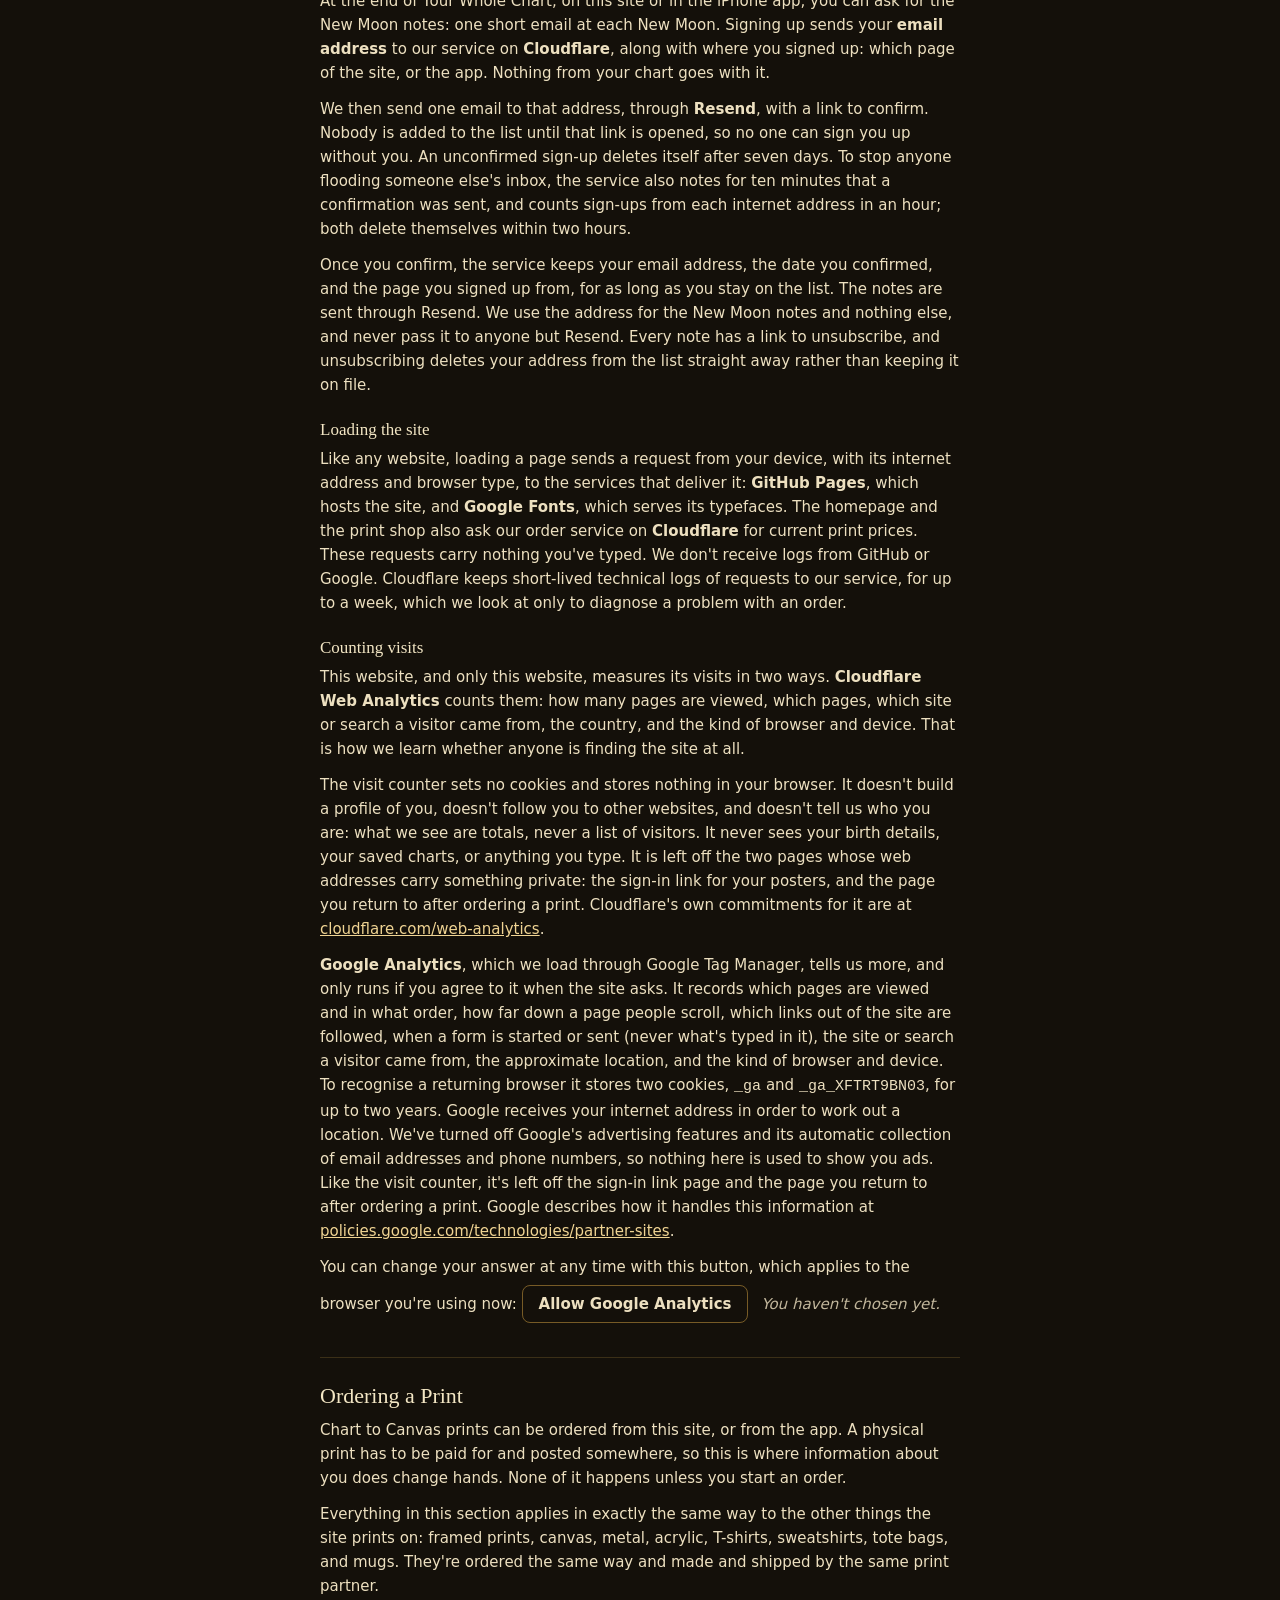
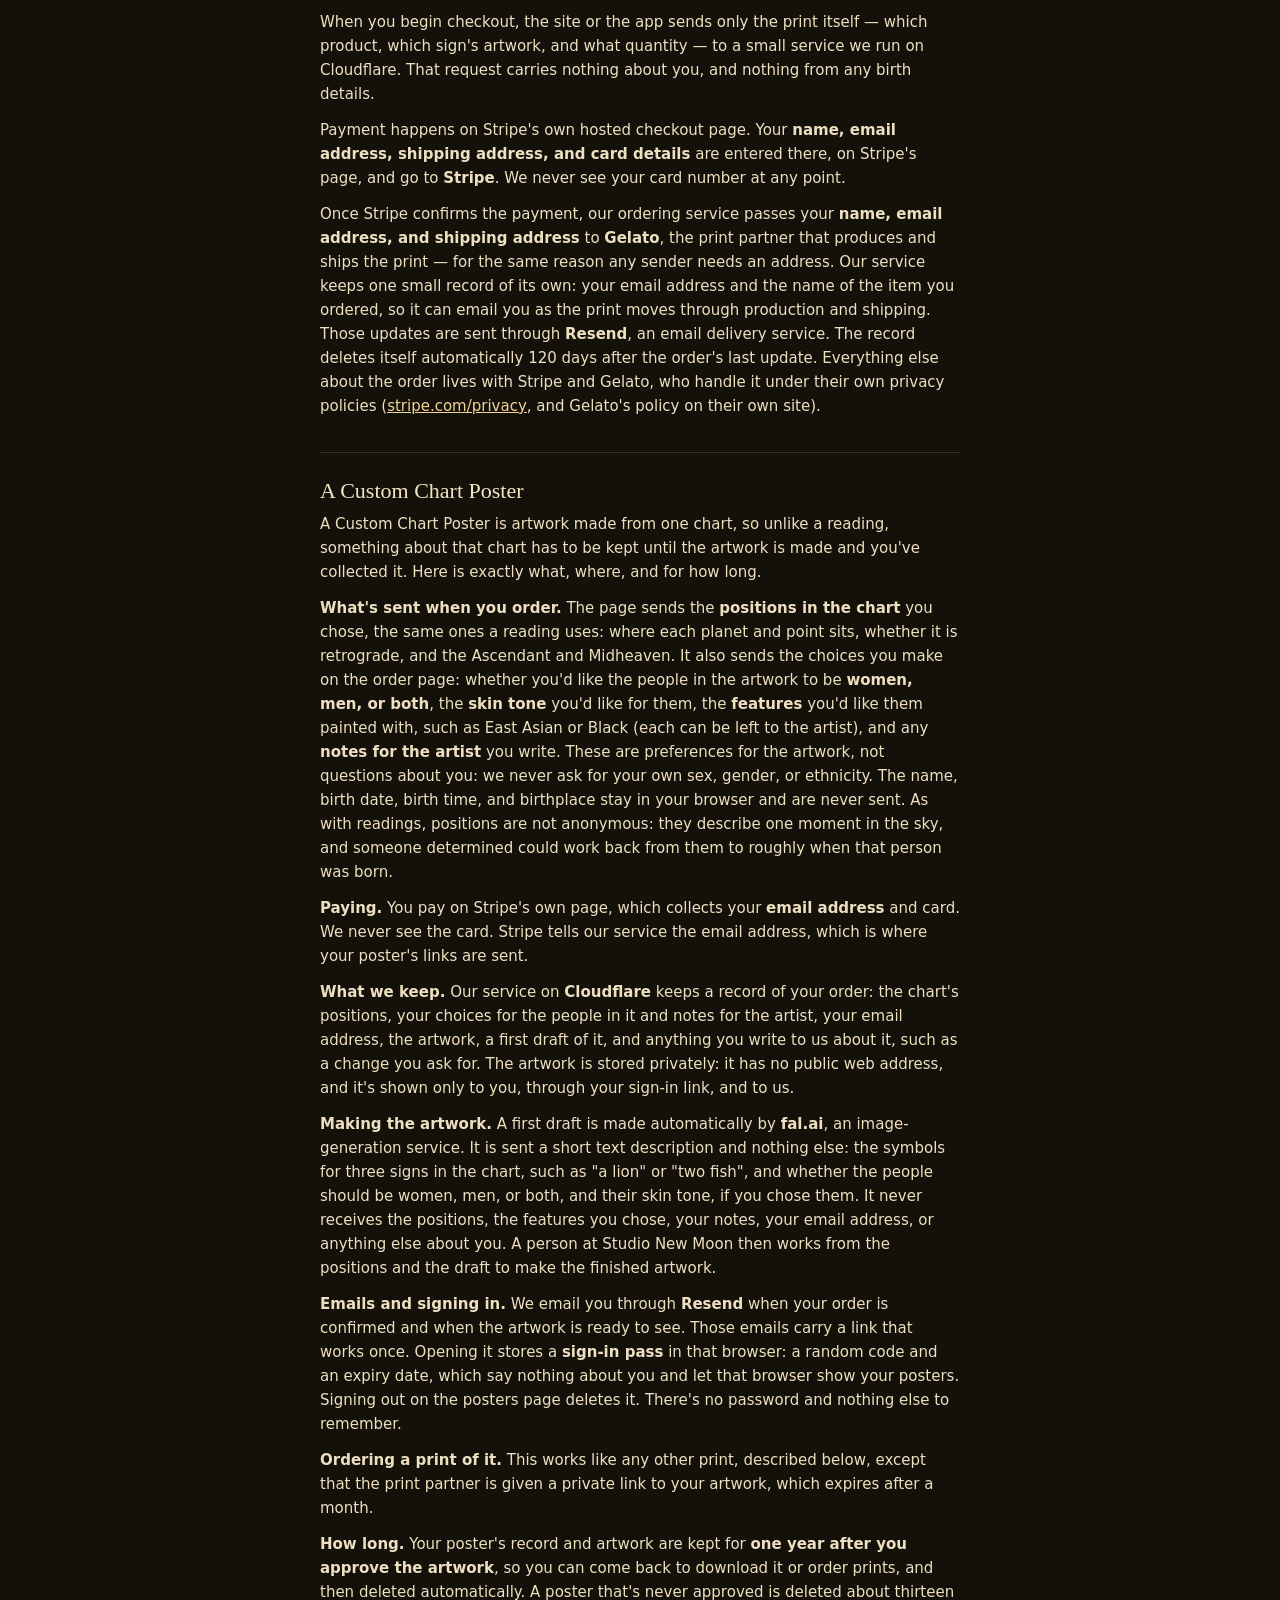
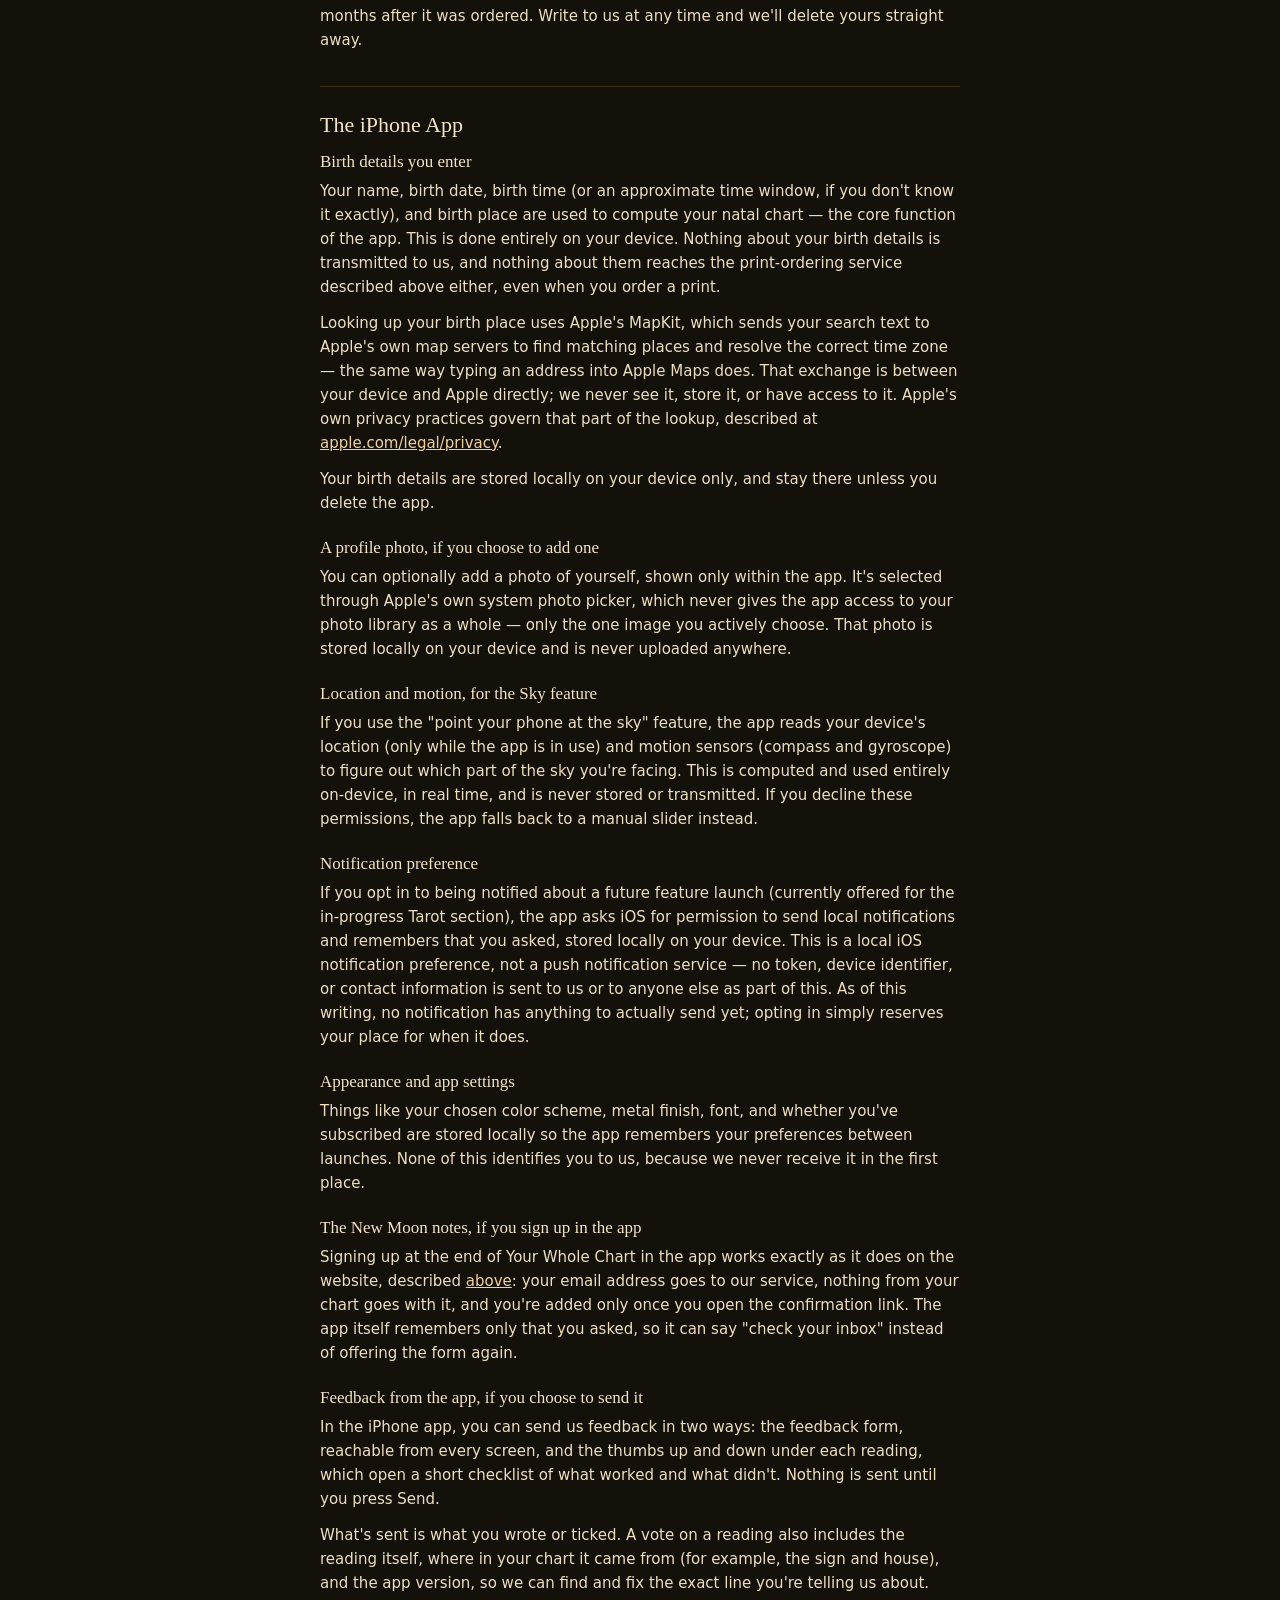
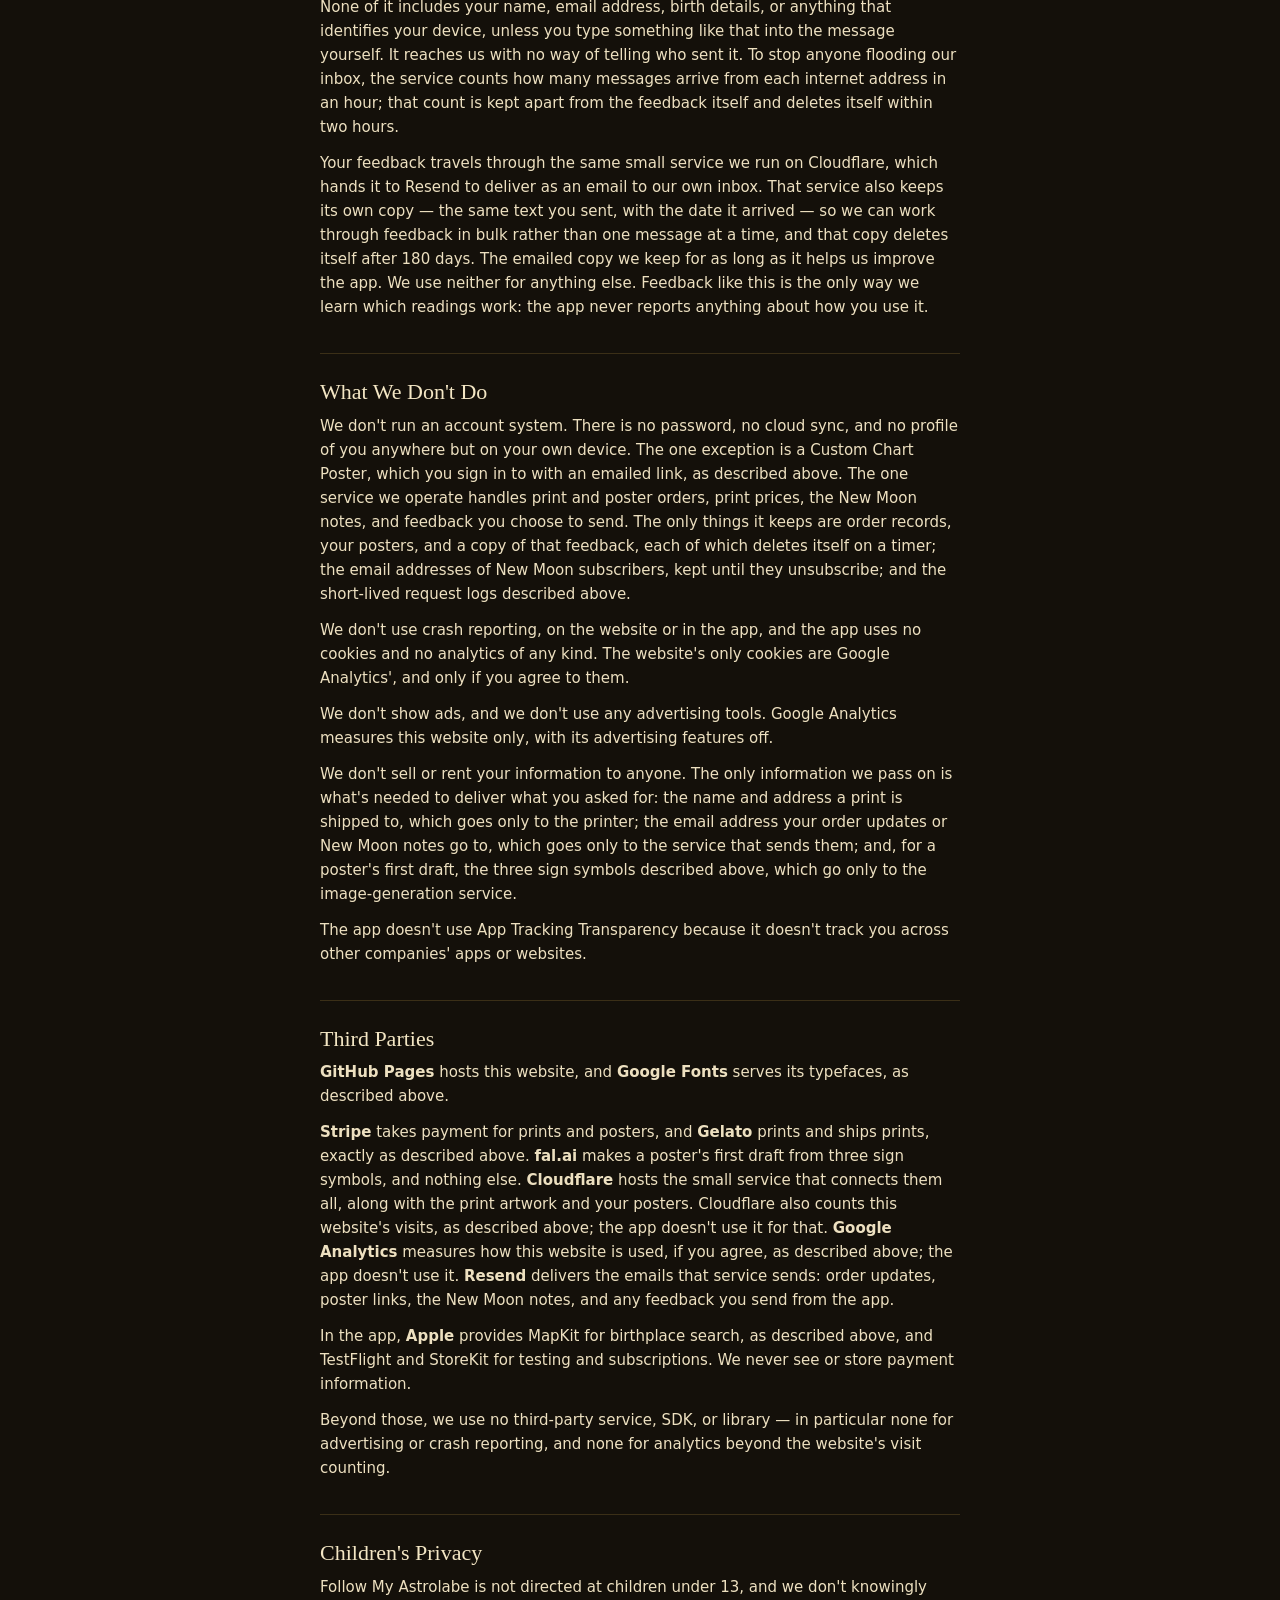
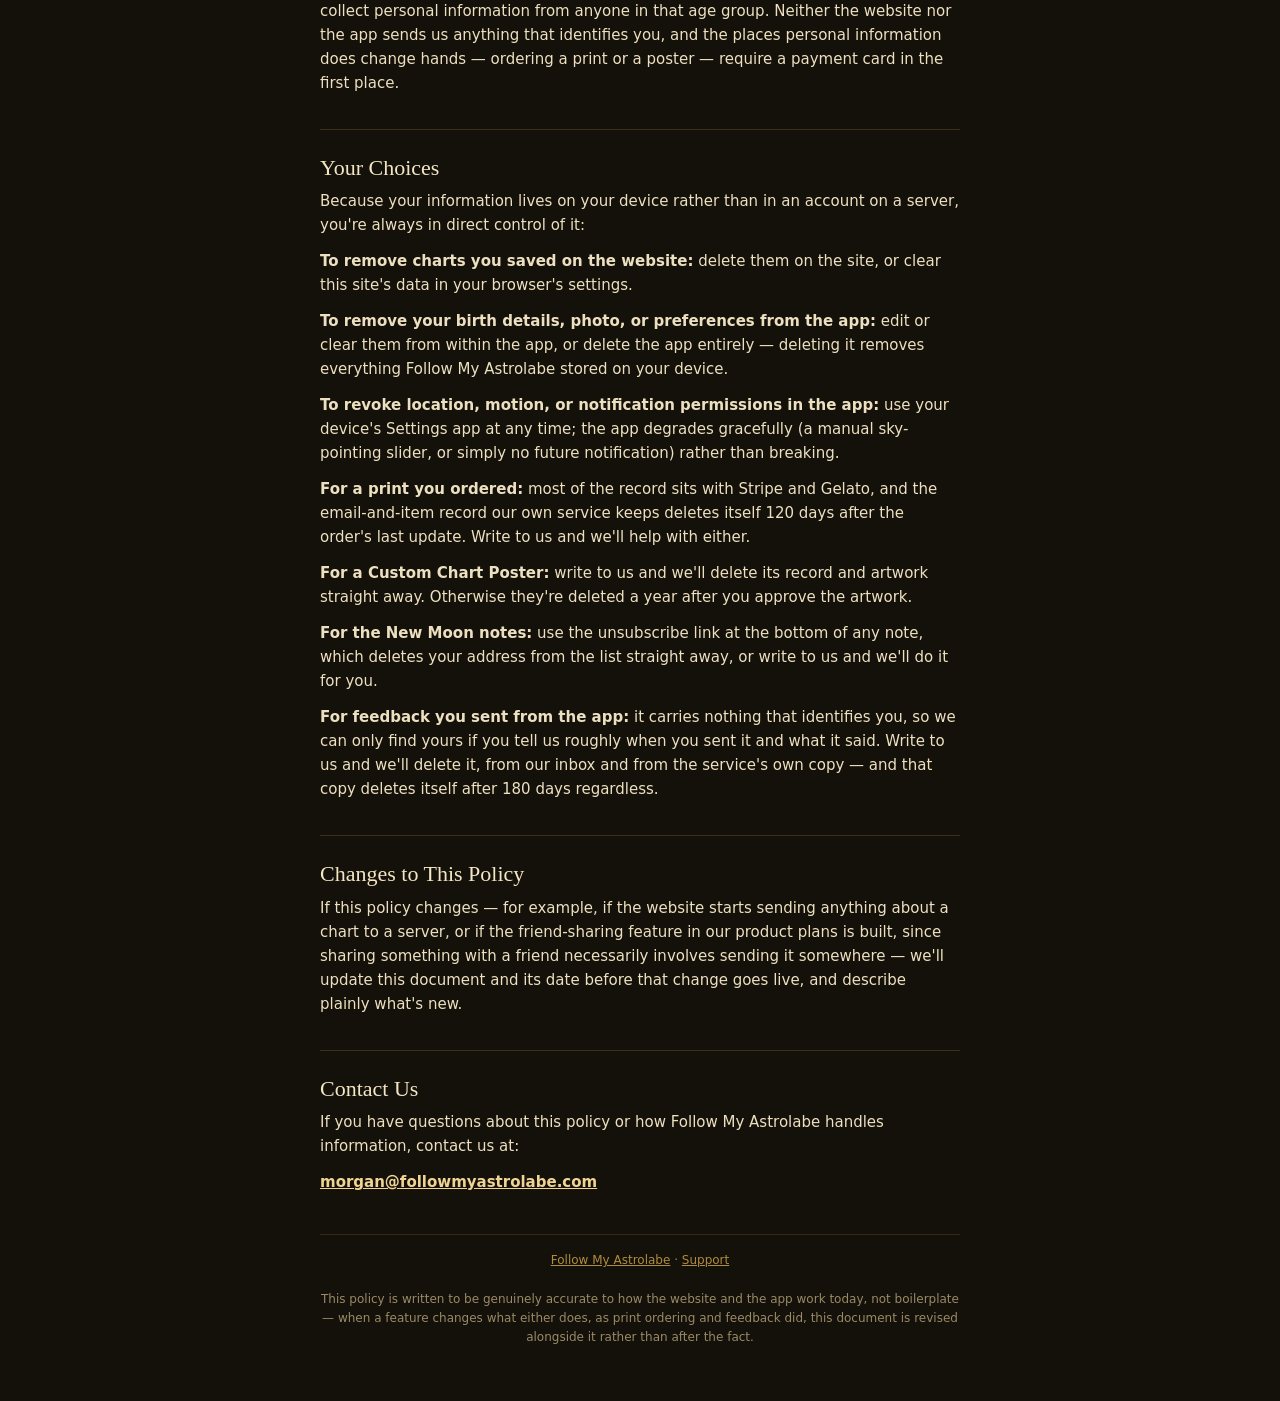
<file: privacy/index.html>
<!DOCTYPE html>
<html lang="en">
<head>
<!-- Google tag (GTM-N5783V5G, GA4 G-XFTRT9BN03). /assets/consent.js loads gtm.js only
     after the visitor taps Allow. Kept off pages whose URLs carry a private code. -->
<script>
  window.dataLayer = window.dataLayer || [];
  function gtag(){dataLayer.push(arguments);}
  gtag('js', new Date());
</script>
<script src="/assets/consent.js" defer></script>
<meta charset="UTF-8">
<meta name="viewport" content="width=device-width, initial-scale=1">
<title>Privacy Policy — Follow My Astrolabe</title>
<meta name="description" content="How Follow My Astrolabe handles your information. Your chart is worked out on your own device. There are no accounts or ads, and the website measures its visits only as far as you allow.">
<!-- What a shared link shows: iMessage, Slack, Facebook, and the rest read these. -->
<meta property="og:type" content="website">
<meta property="og:site_name" content="Follow My Astrolabe">
<meta property="og:title" content="Privacy Policy — Follow My Astrolabe">
<meta property="og:description" content="How Follow My Astrolabe handles your information. Your chart is worked out on your own device. There are no accounts or ads, and the website measures its visits only as far as you allow.">
<meta property="og:url" content="https://www.followmyastrolabe.com/privacy/">
<meta property="og:image" content="https://www.followmyastrolabe.com/assets/share/home.jpg">
<meta property="og:image:width" content="1200">
<meta property="og:image:height" content="630">
<meta property="og:image:alt" content="The Follow My Astrolabe wordmark in brass on a night sky, over the line Your Path, Cast in Metal.">
<meta name="twitter:card" content="summary_large_image">
<link rel="icon" href="/assets/favicon.png">
<meta name="theme-color" content="#14100A">
<link rel="stylesheet" href="/assets/app.css">
<style>
  /* The Google Analytics on/off control in "Counting visits" (driven by /assets/consent.js). */
  .analytics-choice { font: inherit; font-weight: 600; padding: 6px 16px; margin: 6px 8px 0 0; border-radius: 8px; cursor: pointer;
    border: 1px solid rgba(200,153,63,.55); background: transparent; color: inherit; }
  #analytics-state { opacity: .8; font-style: italic; }
</style>
</head>
<body class="page reading">
<header class="nav-bar">
  <div class="leading">
    <a class="back" href="/"><svg viewBox="0 0 12 20" aria-hidden="true"><path d="M10 2 2 10l8 8" fill="none" stroke="currentColor" stroke-width="2.6" stroke-linecap="round" stroke-linejoin="round"/></svg><span>Home</span></a>
  </div>
  <div class="title" aria-hidden="true">Privacy Policy</div>
  <div class="trailing"></div>
</header>
<main>
  <h1 class="visually-hidden">Privacy Policy</h1>
  <div class="dates">Effective date: August 25, 2026 &middot; Last updated: November 18, 2026</div>

  <p class="lede card">Follow My Astrolabe is made by Studio New Moon, and it comes two ways: this website, and an iPhone and iPad app that's in testing and isn't on the App Store. The short version for both: your chart is worked out on your own device. There are no ads, and your birth details never leave your device. There are no accounts either, apart from one optional exception: if you buy a Custom Chart Poster, an emailed sign-in link lets you come back to it. The website counts how many people visit its pages, and, if you agree, uses Google Analytics to see how they're used; the app counts nothing. Beyond the ordinary requests any website makes to load its pages and fonts, information leaves your device only when you choose: ordering a print, which involves a payment and a postal address; ordering a Custom Chart Poster, which sends the positions in a chart and keeps them, with your email address and the artwork, for a year; asking for a reading on this site, which sends the positions in your chart but never your birth details; signing up for the New Moon notes, which sends your email address; and sending us feedback from the app. All of it is spelled out below.</p>

  <h2>The Website</h2>

  <h3>Casting a chart</h3>
  <p>When you cast a chart on this site, your birth date, time, and place are used by the page, in your own browser, to work out the chart. None of it is sent to us or to anyone else.</p>
  <p>Birthplace search runs in your browser too. The list of places is a file the page downloads from this site, split by first letter, so the only thing a request can show is which letter's file was fetched &mdash; never what you typed. Place names come from GeoNames, but their servers are never contacted.</p>

  <h3>Readings</h3>
  <p>Readings are written by the same program the iPhone app uses. It runs on a small service of ours on <strong>Cloudflare</strong> rather than in your browser, so that the words you read on this site are the words the app would give you, from one copy kept in one place.</p>
  <p>To ask it for a reading, the page sends the <strong>positions in your chart</strong> and nothing else: where each planet and point sits, whether it is retrograde, and the two angles, the Ascendant and the Midheaven. Your name, your birth date, your birth time, and your birthplace stay on your device and are never sent. The page also sends which day it is where you are, so a reading that says "today" turns over at your midnight rather than at midnight in Greenwich.</p>
  <p>To be straight about what that is: a full set of positions is not your name, but it does describe one moment in the sky, and someone determined could work back from it to roughly when you were born. It is not anonymous. It is the least that can be sent and still have a reading written for you.</p>
  <p>The service keeps nothing. It composes the reading, sends it back, and forgets: no account, no database, no copy of your positions, and nothing cached along the way. Request logging is switched off for it, so unlike the order service described below, there are no logs to look at afterwards.</p>

  <h3>Charts you save</h3>
  <p>Where the site lets you save people's charts, their names, birth details, and places are stored in your browser's own storage on that device. They're never uploaded, they don't sync to your other devices, and we can't see them. Clearing this site's data from your browser deletes them.</p>
  <p>The site also remembers, in the same storage, whether you've dismissed the note about adding it to your Home Screen, and it keeps a copy of its own pages so it can open without a signal. Neither contains anything about you.</p>

  <h3 id="newsletter">The New Moon notes, if you sign up</h3>
  <p>At the end of Your Whole Chart, on this site or in the iPhone app, you can ask for the New Moon notes: one short email at each New Moon. Signing up sends your <strong>email address</strong> to our service on <strong>Cloudflare</strong>, along with where you signed up: which page of the site, or the app. Nothing from your chart goes with it.</p>
  <p>We then send one email to that address, through <strong>Resend</strong>, with a link to confirm. Nobody is added to the list until that link is opened, so no one can sign you up without you. An unconfirmed sign-up deletes itself after seven days. To stop anyone flooding someone else's inbox, the service also notes for ten minutes that a confirmation was sent, and counts sign-ups from each internet address in an hour; both delete themselves within two hours.</p>
  <p>Once you confirm, the service keeps your email address, the date you confirmed, and the page you signed up from, for as long as you stay on the list. The notes are sent through Resend. We use the address for the New Moon notes and nothing else, and never pass it to anyone but Resend. Every note has a link to unsubscribe, and unsubscribing deletes your address from the list straight away rather than keeping it on file.</p>

  <h3>Loading the site</h3>
  <p>Like any website, loading a page sends a request from your device, with its internet address and browser type, to the services that deliver it: <strong>GitHub Pages</strong>, which hosts the site, and <strong>Google Fonts</strong>, which serves its typefaces. The homepage and the print shop also ask our order service on <strong>Cloudflare</strong> for current print prices. These requests carry nothing you've typed. We don't receive logs from GitHub or Google. Cloudflare keeps short-lived technical logs of requests to our service, for up to a week, which we look at only to diagnose a problem with an order.</p>

  <h3 id="visits">Counting visits</h3>
  <p>This website, and only this website, measures its visits in two ways. <strong>Cloudflare Web Analytics</strong> counts them: how many pages are viewed, which pages, which site or search a visitor came from, the country, and the kind of browser and device. That is how we learn whether anyone is finding the site at all.</p>
  <p>The visit counter sets no cookies and stores nothing in your browser. It doesn't build a profile of you, doesn't follow you to other websites, and doesn't tell us who you are: what we see are totals, never a list of visitors. It never sees your birth details, your saved charts, or anything you type. It is left off the two pages whose web addresses carry something private: the sign-in link for your posters, and the page you return to after ordering a print. Cloudflare's own commitments for it are at <a href="https://www.cloudflare.com/web-analytics/">cloudflare.com/web-analytics</a>.</p>
  <p><strong>Google Analytics</strong>, which we load through Google Tag Manager, tells us more, and only runs if you agree to it when the site asks. It records which pages are viewed and in what order, how far down a page people scroll, which links out of the site are followed, when a form is started or sent (never what's typed in it), the site or search a visitor came from, the approximate location, and the kind of browser and device. To recognise a returning browser it stores two cookies, <code>_ga</code> and <code>_ga_XFTRT9BN03</code>, for up to two years. Google receives your internet address in order to work out a location. We've turned off Google's advertising features and its automatic collection of email addresses and phone numbers, so nothing here is used to show you ads. Like the visit counter, it's left off the sign-in link page and the page you return to after ordering a print. Google describes how it handles this information at <a href="https://policies.google.com/technologies/partner-sites">policies.google.com/technologies/partner-sites</a>.</p>
  <p>You can change your answer at any time with this button, which applies to the browser you're using now: <button type="button" id="analytics-choice" class="analytics-choice">Allow Google Analytics</button> <span id="analytics-state"></span></p>

  <h2>Ordering a Print</h2>
  <p>Chart to Canvas prints can be ordered from this site, or from the app. A physical print has to be paid for and posted somewhere, so this is where information about you does change hands. None of it happens unless you start an order.</p>
  <p>Everything in this section applies in exactly the same way to the other things the site prints on: framed prints, canvas, metal, acrylic, T-shirts, sweatshirts, tote bags, and mugs. They're ordered the same way and made and shipped by the same print partner.</p>
  <p>When you begin checkout, the site or the app sends only the print itself &mdash; which product, which sign's artwork, and what quantity &mdash; to a small service we run on Cloudflare. That request carries nothing about you, and nothing from any birth details.</p>
  <p>Payment happens on Stripe's own hosted checkout page. Your <strong>name, email address, shipping address, and card details</strong> are entered there, on Stripe's page, and go to <strong>Stripe</strong>. We never see your card number at any point.</p>
  <p>Once Stripe confirms the payment, our ordering service passes your <strong>name, email address, and shipping address</strong> to <strong>Gelato</strong>, the print partner that produces and ships the print &mdash; for the same reason any sender needs an address. Our service keeps one small record of its own: your email address and the name of the item you ordered, so it can email you as the print moves through production and shipping. Those updates are sent through <strong>Resend</strong>, an email delivery service. The record deletes itself automatically 120 days after the order's last update. Everything else about the order lives with Stripe and Gelato, who handle it under their own privacy policies (<a href="https://stripe.com/privacy">stripe.com/privacy</a>, and Gelato's policy on their own site).</p>

  <h2 id="poster">A Custom Chart Poster</h2>
  <p>A Custom Chart Poster is artwork made from one chart, so unlike a reading, something about that chart has to be kept until the artwork is made and you've collected it. Here is exactly what, where, and for how long.</p>
  <p><strong>What's sent when you order.</strong> The page sends the <strong>positions in the chart</strong> you chose, the same ones a reading uses: where each planet and point sits, whether it is retrograde, and the Ascendant and Midheaven. It also sends the choices you make on the order page: whether you'd like the people in the artwork to be <strong>women, men, or both</strong>, the <strong>skin tone</strong> you'd like for them, the <strong>features</strong> you'd like them painted with, such as East Asian or Black (each can be left to the artist), and any <strong>notes for the artist</strong> you write. These are preferences for the artwork, not questions about you: we never ask for your own sex, gender, or ethnicity. The name, birth date, birth time, and birthplace stay in your browser and are never sent. As with readings, positions are not anonymous: they describe one moment in the sky, and someone determined could work back from them to roughly when that person was born.</p>
  <p><strong>Paying.</strong> You pay on Stripe's own page, which collects your <strong>email address</strong> and card. We never see the card. Stripe tells our service the email address, which is where your poster's links are sent.</p>
  <p><strong>What we keep.</strong> Our service on <strong>Cloudflare</strong> keeps a record of your order: the chart's positions, your choices for the people in it and notes for the artist, your email address, the artwork, a first draft of it, and anything you write to us about it, such as a change you ask for. The artwork is stored privately: it has no public web address, and it's shown only to you, through your sign-in link, and to us.</p>
  <p><strong>Making the artwork.</strong> A first draft is made automatically by <strong>fal.ai</strong>, an image-generation service. It is sent a short text description and nothing else: the symbols for three signs in the chart, such as "a lion" or "two fish", and whether the people should be women, men, or both, and their skin tone, if you chose them. It never receives the positions, the features you chose, your notes, your email address, or anything else about you. A person at Studio New Moon then works from the positions and the draft to make the finished artwork.</p>
  <p><strong>Emails and signing in.</strong> We email you through <strong>Resend</strong> when your order is confirmed and when the artwork is ready to see. Those emails carry a link that works once. Opening it stores a <strong>sign-in pass</strong> in that browser: a random code and an expiry date, which say nothing about you and let that browser show your posters. Signing out on the posters page deletes it. There's no password and nothing else to remember.</p>
  <p><strong>Ordering a print of it.</strong> This works like any other print, described below, except that the print partner is given a private link to your artwork, which expires after a month.</p>
  <p><strong>How long.</strong> Your poster's record and artwork are kept for <strong>one year after you approve the artwork</strong>, so you can come back to download it or order prints, and then deleted automatically. A poster that's never approved is deleted about thirteen months after it was ordered. Write to us at any time and we'll delete yours straight away.</p>

  <h2>The iPhone App</h2>

  <h3>Birth details you enter</h3>
  <p>Your name, birth date, birth time (or an approximate time window, if you don't know it exactly), and birth place are used to compute your natal chart &mdash; the core function of the app. This is done entirely on your device. Nothing about your birth details is transmitted to us, and nothing about them reaches the print-ordering service described above either, even when you order a print.</p>
  <p>Looking up your birth place uses Apple's MapKit, which sends your search text to Apple's own map servers to find matching places and resolve the correct time zone &mdash; the same way typing an address into Apple Maps does. That exchange is between your device and Apple directly; we never see it, store it, or have access to it. Apple's own privacy practices govern that part of the lookup, described at <a href="https://www.apple.com/legal/privacy/">apple.com/legal/privacy</a>.</p>
  <p>Your birth details are stored locally on your device only, and stay there unless you delete the app.</p>

  <h3>A profile photo, if you choose to add one</h3>
  <p>You can optionally add a photo of yourself, shown only within the app. It's selected through Apple's own system photo picker, which never gives the app access to your photo library as a whole &mdash; only the one image you actively choose. That photo is stored locally on your device and is never uploaded anywhere.</p>

  <h3>Location and motion, for the Sky feature</h3>
  <p>If you use the "point your phone at the sky" feature, the app reads your device's location (only while the app is in use) and motion sensors (compass and gyroscope) to figure out which part of the sky you're facing. This is computed and used entirely on-device, in real time, and is never stored or transmitted. If you decline these permissions, the app falls back to a manual slider instead.</p>

  <h3>Notification preference</h3>
  <p>If you opt in to being notified about a future feature launch (currently offered for the in-progress Tarot section), the app asks iOS for permission to send local notifications and remembers that you asked, stored locally on your device. This is a local iOS notification preference, not a push notification service &mdash; no token, device identifier, or contact information is sent to us or to anyone else as part of this. As of this writing, no notification has anything to actually send yet; opting in simply reserves your place for when it does.</p>

  <h3>Appearance and app settings</h3>
  <p>Things like your chosen color scheme, metal finish, font, and whether you've subscribed are stored locally so the app remembers your preferences between launches. None of this identifies you to us, because we never receive it in the first place.</p>

  <h3>The New Moon notes, if you sign up in the app</h3>
  <p>Signing up at the end of Your Whole Chart in the app works exactly as it does on the website, described <a href="#newsletter">above</a>: your email address goes to our service, nothing from your chart goes with it, and you're added only once you open the confirmation link. The app itself remembers only that you asked, so it can say "check your inbox" instead of offering the form again.</p>

  <h3>Feedback from the app, if you choose to send it</h3>
  <p>In the iPhone app, you can send us feedback in two ways: the feedback form, reachable from every screen, and the thumbs up and down under each reading, which open a short checklist of what worked and what didn't. Nothing is sent until you press Send.</p>
  <p>What's sent is what you wrote or ticked. A vote on a reading also includes the reading itself, where in your chart it came from (for example, the sign and house), and the app version, so we can find and fix the exact line you're telling us about. None of it includes your name, email address, birth details, or anything that identifies your device, unless you type something like that into the message yourself. It reaches us with no way of telling who sent it. To stop anyone flooding our inbox, the service counts how many messages arrive from each internet address in an hour; that count is kept apart from the feedback itself and deletes itself within two hours.</p>
  <p>Your feedback travels through the same small service we run on Cloudflare, which hands it to Resend to deliver as an email to our own inbox. That service also keeps its own copy &mdash; the same text you sent, with the date it arrived &mdash; so we can work through feedback in bulk rather than one message at a time, and that copy deletes itself after 180 days. The emailed copy we keep for as long as it helps us improve the app. We use neither for anything else. Feedback like this is the only way we learn which readings work: the app never reports anything about how you use it.</p>

  <h2>What We Don't Do</h2>
  <p>We don't run an account system. There is no password, no cloud sync, and no profile of you anywhere but on your own device. The one exception is a Custom Chart Poster, which you sign in to with an emailed link, as described above. The one service we operate handles print and poster orders, print prices, the New Moon notes, and feedback you choose to send. The only things it keeps are order records, your posters, and a copy of that feedback, each of which deletes itself on a timer; the email addresses of New Moon subscribers, kept until they unsubscribe; and the short-lived request logs described above.</p>
  <p>We don't use crash reporting, on the website or in the app, and the app uses no cookies and no analytics of any kind. The website's only cookies are Google Analytics', and only if you agree to them.</p>
  <p>We don't show ads, and we don't use any advertising tools. Google Analytics measures this website only, with its advertising features off.</p>
  <p>We don't sell or rent your information to anyone. The only information we pass on is what's needed to deliver what you asked for: the name and address a print is shipped to, which goes only to the printer; the email address your order updates or New Moon notes go to, which goes only to the service that sends them; and, for a poster's first draft, the three sign symbols described above, which go only to the image-generation service.</p>
  <p>The app doesn't use App Tracking Transparency because it doesn't track you across other companies' apps or websites.</p>

  <h2>Third Parties</h2>
  <p><strong>GitHub Pages</strong> hosts this website, and <strong>Google Fonts</strong> serves its typefaces, as described above.</p>
  <p><strong>Stripe</strong> takes payment for prints and posters, and <strong>Gelato</strong> prints and ships prints, exactly as described above. <strong>fal.ai</strong> makes a poster's first draft from three sign symbols, and nothing else. <strong>Cloudflare</strong> hosts the small service that connects them all, along with the print artwork and your posters. Cloudflare also counts this website's visits, as described above; the app doesn't use it for that. <strong>Google Analytics</strong> measures how this website is used, if you agree, as described above; the app doesn't use it. <strong>Resend</strong> delivers the emails that service sends: order updates, poster links, the New Moon notes, and any feedback you send from the app.</p>
  <p>In the app, <strong>Apple</strong> provides MapKit for birthplace search, as described above, and TestFlight and StoreKit for testing and subscriptions. We never see or store payment information.</p>
  <p>Beyond those, we use no third-party service, SDK, or library &mdash; in particular none for advertising or crash reporting, and none for analytics beyond the website's visit counting.</p>

  <h2>Children's Privacy</h2>
  <p>Follow My Astrolabe is not directed at children under 13, and we don't knowingly collect personal information from anyone in that age group. Neither the website nor the app sends us anything that identifies you, and the places personal information does change hands &mdash; ordering a print or a poster &mdash; require a payment card in the first place.</p>

  <h2>Your Choices</h2>
  <p>Because your information lives on your device rather than in an account on a server, you're always in direct control of it:</p>
  <p><strong>To remove charts you saved on the website:</strong> delete them on the site, or clear this site's data in your browser's settings.</p>
  <p><strong>To remove your birth details, photo, or preferences from the app:</strong> edit or clear them from within the app, or delete the app entirely &mdash; deleting it removes everything Follow My Astrolabe stored on your device.</p>
  <p><strong>To revoke location, motion, or notification permissions in the app:</strong> use your device's Settings app at any time; the app degrades gracefully (a manual sky-pointing slider, or simply no future notification) rather than breaking.</p>
  <p><strong>For a print you ordered:</strong> most of the record sits with Stripe and Gelato, and the email-and-item record our own service keeps deletes itself 120 days after the order's last update. Write to us and we'll help with either.</p>
  <p><strong>For a Custom Chart Poster:</strong> write to us and we'll delete its record and artwork straight away. Otherwise they're deleted a year after you approve the artwork.</p>
  <p><strong>For the New Moon notes:</strong> use the unsubscribe link at the bottom of any note, which deletes your address from the list straight away, or write to us and we'll do it for you.</p>
  <p><strong>For feedback you sent from the app:</strong> it carries nothing that identifies you, so we can only find yours if you tell us roughly when you sent it and what it said. Write to us and we'll delete it, from our inbox and from the service's own copy &mdash; and that copy deletes itself after 180 days regardless.</p>

  <h2>Changes to This Policy</h2>
  <p>If this policy changes &mdash; for example, if the website starts sending anything about a chart to a server, or if the friend-sharing feature in our product plans is built, since sharing something with a friend necessarily involves sending it somewhere &mdash; we'll update this document and its date before that change goes live, and describe plainly what's new.</p>

  <h2>Contact Us</h2>
  <p>If you have questions about this policy or how Follow My Astrolabe handles information, contact us at:</p>
  <p><strong><a href="mailto:morgan@followmyastrolabe.com">morgan@followmyastrolabe.com</a></strong></p>

  <footer><a href="/">Follow My Astrolabe</a> &middot; <a href="/support/">Support</a><br><br>This policy is written to be genuinely accurate to how the website and the app work today, not boilerplate &mdash; when a feature changes what either does, as print ordering and feedback did, this document is revised alongside it rather than after the fact.</footer>
</main>
<!-- Cloudflare Web Analytics: counts page views without cookies. Left off
     /order/thank-you/, whose URL carries a Stripe session id. -->
<script type="module" src="https://static.cloudflareinsights.com/beacon.min.js" data-cf-beacon='{"token": "1b4ff25c9c9c4923b92ff0101dc01c16"}'></script>
</body>
</html>
</file>
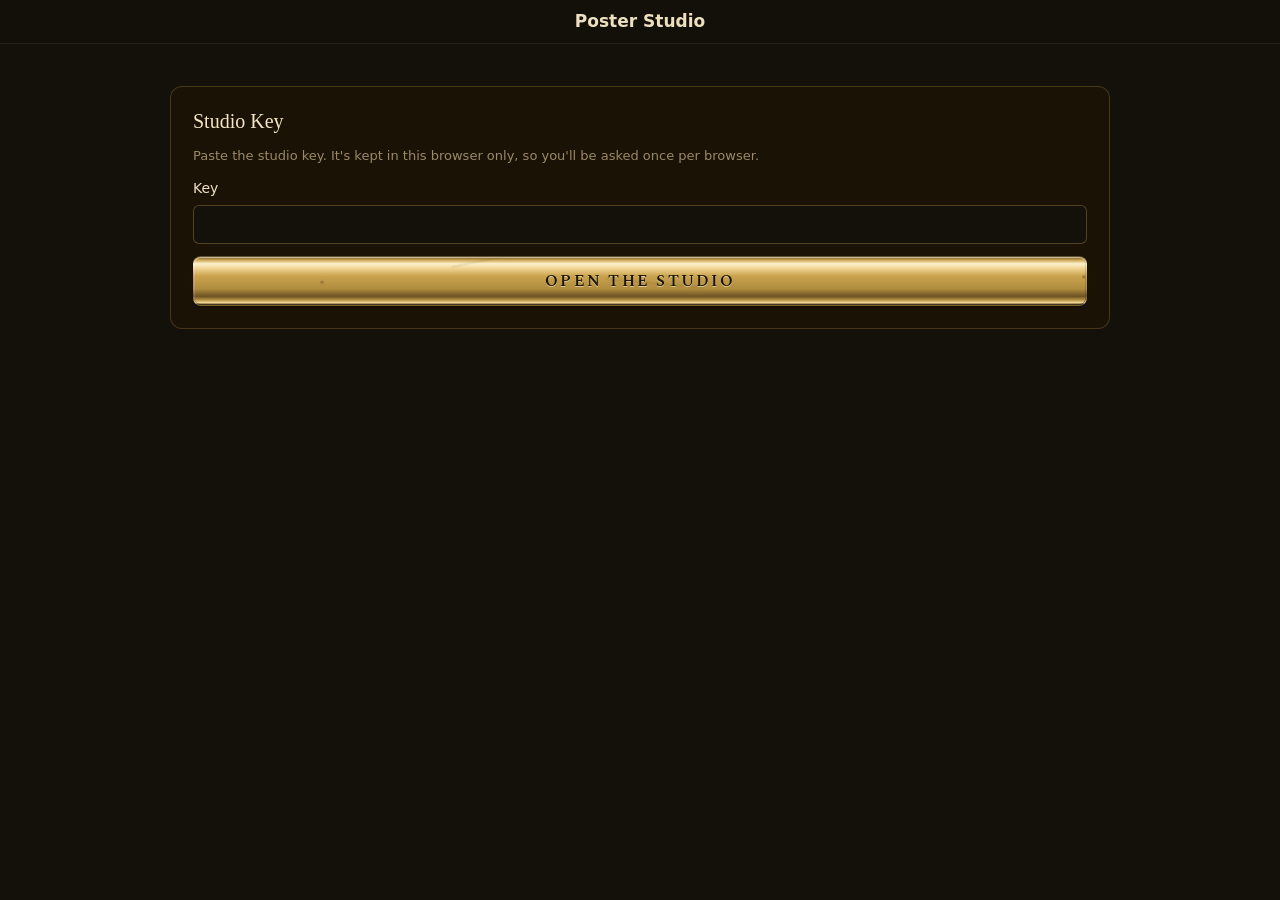
<file: studio/index.html>
<!DOCTYPE html>
<html lang="en">
<head>
<meta charset="UTF-8">
<meta name="viewport" content="width=device-width, initial-scale=1">
<title>Poster Studio — Follow My Astrolabe</title>
<meta name="robots" content="noindex, nofollow">
<link rel="icon" href="/assets/favicon.png">
<meta name="theme-color" content="#14100A">
<link rel="stylesheet" href="/assets/app.css">
<script src="/assets/fit-buttons.js" defer></script>
<link rel="preconnect" href="https://fonts.googleapis.com">
<link rel="preconnect" href="https://fonts.gstatic.com" crossorigin>
<link rel="stylesheet" href="https://fonts.googleapis.com/css2?family=Spectral:ital,wght@0,400;0,500;0,600;1,400&family=Cinzel:wght@500;600;700&family=JetBrains+Mono:wght@400&display=swap">
<script type="module">
  import { apply } from "/chart/src/appearance.js";
  apply();
</script>
<style>
  .page main{ max-width: 980px; }
  .field{ display: flex; flex-direction: column; gap: 6px; font-size: 14px; }
  .field input, .field textarea{ width: 100%; }
  .field textarea{ min-height: 70px; resize: vertical; font: inherit; }
  .orders{ display: grid; gap: 8px; }
  .orders button{
    display: flex; flex-wrap: wrap; gap: 4px 12px; align-items: baseline; text-align: left; width: 100%;
    background: var(--panel); border: 1px solid rgba(176,140,63,0.25); border-radius: 10px;
    padding: 12px; font: inherit; color: var(--ink); cursor: pointer;
  }
  .orders button[aria-current="true"]{ border-color: var(--bright); box-shadow: inset 0 0 0 1px var(--bright); }
  .orders .due{ margin-left: auto; color: var(--muted); font-size: 13px; }
  .orders .late{ color: var(--resist); }
  .badge{ font-size: 11px; letter-spacing: .08em; text-transform: uppercase; color: var(--bright); }
  .detail{ display: grid; gap: 16px; }
  .images{ display: grid; gap: 14px; grid-template-columns: repeat(auto-fit, minmax(280px, 1fr)); }
  .images figure{ margin: 0; }
  .images img{ display: block; width: 100%; height: auto; border-radius: 10px; border: 1px solid rgba(176,140,63,0.22); background: var(--panel); }
  .images figcaption{ color: var(--muted); font-size: 12px; margin-top: 6px; }
  .placements{ margin: 0; padding-left: 1.1em; font-size: 13px; line-height: 1.55; }
  .quote{ border-left: 2px solid rgba(176,140,63,0.4); padding-left: 10px; margin: 6px 0; white-space: pre-wrap; font-size: 14px; }
  .warn{ color: var(--resist); font-size: 13px; margin: 4px 0 0; }
  .row{ display: flex; flex-wrap: wrap; gap: 8px; }
  .row > *{ flex: 1 1 200px; min-width: 0; }
</style>
</head>
<body class="page">
<header class="nav-bar">
  <div class="leading"></div>
  <div class="title" aria-hidden="true">Poster Studio</div>
  <div class="trailing"></div>
</header>
<main>
  <h1 class="visually-hidden">Poster Studio</h1>
  <div class="said" id="said" hidden></div>
  <div class="problem" id="problem" hidden></div>

  <section class="plate" id="keyForm" hidden>
    <h2>Studio Key</h2>
    <p>Paste the studio key. It's kept in this browser only, so you'll be asked
    once per browser.</p>
    <div class="field">
      <label for="key">Key</label>
      <input type="password" id="key" autocomplete="off">
    </div>
    <button class="buy metal-button wide" type="button" id="saveKey">Open the studio</button>
  </section>

  <section id="studio" hidden>
    <h2 class="plate-label">Orders</h2>
    <div class="orders" id="orders"></div>
    <p class="note" id="empty" hidden>No posters have been ordered yet.</p>
    <hr class="divider">
    <div class="detail" id="detail"></div>
    <hr class="divider">
    <button class="plain quiet-button" type="button" id="forgetKey">Forget the key in this browser</button>
  </section>
</main>
<script type="module">
  import { BROKER, longDay } from "/account/src/posters.js";

  const KEY = "astrolabe.studioKey";
  const $ = (id) => document.getElementById(id);
  const said = $("said"), problem = $("problem");
  const tell = (m) => { said.textContent = m; said.hidden = false; problem.hidden = true; };
  const complain = (m) => { problem.textContent = m; problem.hidden = false; said.hidden = true; };

  const getKey = () => { try { return localStorage.getItem(KEY); } catch { return null; } };
  const auth = () => ({ Authorization: `Bearer ${getKey()}` });

  const LABELS = {
    in_progress: "To make",
    changes_requested: "Change asked",
    proof_ready: "With customer",
    approved: "Approved",
  };
  const ORDER = { changes_requested: 0, in_progress: 1, proof_ready: 2, approved: 3 };

  function el(tag, props = {}, ...children) {
    const node = Object.assign(document.createElement(tag), props);
    node.append(...children);
    return node;
  }

  let posters = [];
  let current = new URLSearchParams(location.search).get("poster");
  const objectUrls = [];

  async function api(path, init = {}) {
    const res = await fetch(BROKER + path, { ...init, headers: { ...auth(), ...(init.headers ?? {}) } });
    if (res.status === 401) {
      try { localStorage.removeItem(KEY); } catch {}
      showKeyForm("That key wasn't accepted. Paste it again.");
      throw new Error("unauthorized");
    }
    return res;
  }

  function showKeyForm(message) {
    $("studio").hidden = true;
    $("keyForm").hidden = false;
    if (message) complain(message);
  }

  async function imageFor(posterId, which) {
    const res = await api(`/studio/file?poster=${posterId}&which=${which}`);
    if (!res.ok) return null;
    const url = URL.createObjectURL(await res.blob());
    objectUrls.push(url);
    return url;
  }

  function renderList() {
    const box = $("orders");
    box.replaceChildren();
    $("empty").hidden = posters.length > 0;
    const sorted = [...posters].sort((a, b) =>
      (ORDER[a.status] - ORDER[b.status]) || String(a.dueBy).localeCompare(String(b.dueBy)));
    for (const p of sorted) {
      const late = p.status === "in_progress" || p.status === "changes_requested"
        ? Date.parse(p.dueBy) < Date.now() : false;
      const button = el("button", { type: "button" },
        el("span", { className: "badge" }, (p.testMode ? "Test · " : "") + (LABELS[p.status] ?? p.status)),
        el("span", {}, p.email),
        el("span", { className: "due" + (late ? " late" : "") },
          p.status === "approved" ? `approved ${longDay(p.approvedAt)}` : `due ${longDay(p.dueBy)}${late ? " (late)" : ""}`));
      if (p.id === current) button.setAttribute("aria-current", "true");
      button.addEventListener("click", () => {
        current = p.id;
        history.replaceState(null, "", `?poster=${p.id}`);
        renderList();
        renderDetail();
      });
      box.append(button);
    }
  }

  // A mug's print file: the artwork twice, once on each side of the cup, on
  // the mug's whole print area at 300 dpi. The same layout as the signs'
  // (App/Tools/make_mug_files.py): each copy 40% of the width, centred at
  // 20% and 80%. Made here, from the artwork just uploaded, because a
  // plain artwork file would be centred opposite the handle and wrapped
  // half way round the cup.
  const MUG_SIZES = { mug11: [2362, 1134], mug15: [2516, 1217] };
  async function mugBlob(bitmap, [w, h]) {
    const canvas = document.createElement("canvas");
    canvas.width = w; canvas.height = h;
    const ctx = canvas.getContext("2d");
    const boxW = Math.round(w * 0.4), boxH = Math.round(boxW * 3 / 4);
    const scale = Math.min(boxW / bitmap.width, boxH / bitmap.height);
    const cw = Math.round(bitmap.width * scale), ch = Math.round(bitmap.height * scale);
    ctx.imageSmoothingQuality = "high";
    for (const c of [0.2, 0.8]) ctx.drawImage(bitmap, Math.round(w * c - cw / 2), Math.round((h - ch) / 2), cw, ch);
    return new Promise((resolve, reject) => canvas.toBlob((b) => (b ? resolve(b) : reject(new Error("canvas"))), "image/png"));
  }
  async function makeMugFiles(p, source) {
    const bitmap = await createImageBitmap(source);
    for (const [size, dims] of Object.entries(MUG_SIZES)) {
      const res = await api(`/studio/mug?poster=${p.id}&size=${size}`, { method: "PUT", headers: { "Content-Type": "image/png" }, body: await mugBlob(bitmap, dims) });
      const body = await res.json();
      if (!res.ok) throw new Error(body.error ?? "The mug file didn't upload.");
      Object.assign(p, body.poster);
    }
  }

  async function renderDetail() {
    const box = $("detail");
    while (objectUrls.length) URL.revokeObjectURL(objectUrls.pop());
    const p = posters.find((x) => x.id === current);
    if (!p) { box.replaceChildren(el("p", { className: "note" }, "Choose an order above.")); return; }

    const head = el("section", { className: "card" },
      el("span", { className: "plate-label" }, `${LABELS[p.status] ?? p.status}${p.testMode ? " · Stripe test mode" : ""}`),
      el("p", {}, `${p.email} · paid ${longDay(p.paidAt)} · due ${longDay(p.dueBy)}`),
      el("p", {}, `Women or men: ${p.figures ?? "Left to the artist"}`),
      el("p", {}, `Skin tone for the people: ${p.skinTone ?? "Left to the artist"}`),
      el("p", {}, `Features for the people: ${p.features ?? "Left to the artist"} (not in the draft)`));
    if (p.artistNotes) head.append(el("p", { className: "quote" }, `Notes for the artist: ${p.artistNotes}`));
    for (const m of p.messages) head.append(el("p", { className: "quote" }, `${longDay(m.at)}: ${m.text}`));

    const placements = el("section", { className: "card" },
      el("span", { className: "plate-label" }, "Placements"),
      el("ul", { className: "placements" }, ...p.placements.map((l) => el("li", {}, l))));

    const draftFig = el("figure", {}, el("figcaption", {}, p.hasDraft ? "FLUX draft (loading…)" : (p.draftError ? `No draft: ${p.draftError}` : "No draft yet.")));
    const finalFig = el("figure", {}, el("figcaption", {}, p.final ? `Your artwork, ${p.final.width}×${p.final.height}` : "No artwork uploaded yet."));
    const images = el("div", { className: "images" }, draftFig, finalFig);

    const redraft = el("button", { className: "plain quiet-button", type: "button" }, p.hasDraft ? "Make a new draft" : "Make a draft");
    redraft.addEventListener("click", async () => {
      redraft.disabled = true; redraft.textContent = "Making a draft (about 20 seconds)…";
      try {
        const res = await api("/studio/redraft", { method: "POST", headers: { "Content-Type": "application/json" }, body: JSON.stringify({ poster: p.id }) });
        const body = await res.json();
        if (body.poster) Object.assign(p, body.poster);
        body.ok ? tell("New draft made.") : complain(`The draft failed: ${body.error}`);
        renderDetail();
      } catch (e) { if (e.message !== "unauthorized") complain("Couldn't reach the order service."); }
    });

    const file = el("input", { type: "file", accept: "image/png,image/jpeg", id: "upload" });
    const upload = el("button", { className: "buy metal-button wide", type: "button" }, p.final ? "Replace the artwork" : "Upload the artwork");
    const warnings = el("div", {});
    upload.addEventListener("click", async () => {
      const f = file.files[0];
      if (!f) return complain("Choose a PNG or JPEG first.");
      upload.disabled = true; upload.textContent = "Uploading…";
      try {
        const res = await api(`/studio/final?poster=${p.id}`, { method: "PUT", headers: { "Content-Type": f.type }, body: f });
        const body = await res.json();
        if (!res.ok) { complain(body.error ?? "Upload failed."); }
        else {
          Object.assign(p, body.poster);
          upload.textContent = "Making the mug files…";
          let mugNote = "";
          try { await makeMugFiles(p, f); } catch (e) { mugNote = ` The mug files didn't save (${e.message}); use "Make the mug files" below.`; }
          tell((body.warnings.length ? "Uploaded, with warnings below." : "Uploaded. Send it as a proof when you're happy with it.") + mugNote);
          await renderDetail();
          $("warnings")?.replaceChildren(...body.warnings.map((w) => el("p", { className: "warn" }, w)));
          return;
        }
      } catch (e) { if (e.message !== "unauthorized") complain("Couldn't reach the order service."); }
      upload.disabled = false; upload.textContent = p.final ? "Replace the artwork" : "Upload the artwork";
    });
    warnings.id = "warnings";

    // Artwork uploaded before mugs were sold has no mug files yet.
    const mugs = el("button", { className: "plain quiet-button", type: "button", hidden: !p.final || p.mugReady }, "Make the mug files");
    mugs.addEventListener("click", async () => {
      mugs.disabled = true; mugs.textContent = "Making the mug files…";
      try {
        const res = await api(`/studio/file?poster=${p.id}&which=final`);
        if (!res.ok) throw new Error("couldn't read the artwork");
        await makeMugFiles(p, await res.blob());
        tell("Mug files made. This poster can now be ordered on a mug.");
        return renderDetail();
      } catch (e) { if (e.message !== "unauthorized") complain(`The mug files didn't save: ${e.message}`); }
      mugs.disabled = false; mugs.textContent = "Make the mug files";
    });

    const note = el("textarea", { id: "note", maxLength: 2000, placeholder: "Optional: a note to the customer, shown with the proof" });
    const send = el("button", { className: "buy metal-button wide", type: "button" },
      p.proofSentAt ? "Send the updated proof" : "Send the proof to the customer");
    send.disabled = !p.final || p.status === "approved";
    send.addEventListener("click", async () => {
      send.disabled = true; send.textContent = "Sending…";
      try {
        const res = await api("/studio/send-proof", { method: "POST", headers: { "Content-Type": "application/json" }, body: JSON.stringify({ poster: p.id, note: note.value }) });
        const body = await res.json();
        if (!res.ok) complain(body.error ?? "Couldn't send it.");
        else {
          Object.assign(p, body.poster);
          body.emailed ? tell("Proof sent. The customer has been emailed a link.") : complain("Marked as sent, but the email didn't go out. Check the order service's logs.");
          renderList(); return renderDetail();
        }
      } catch (e) { if (e.message !== "unauthorized") complain("Couldn't reach the order service."); }
      send.disabled = false;
    });

    const work = el("section", { className: "plate" },
      el("span", { className: "plate-label" }, "Artwork"),
      images,
      el("div", { className: "row" }, redraft),
      el("div", { className: "field" }, el("label", { htmlFor: "upload" }, "Finished artwork: landscape 4:3, ideally 6000×4500 PNG"), file),
      warnings,
      upload,
      mugs,
      el("div", { className: "field" }, el("label", { htmlFor: "note" }, "Note to the customer"), note),
      send);
    if (p.status === "approved") work.append(el("p", { className: "note" }, "The customer has approved this one. Uploading a new file now changes what they download and print."));

    box.replaceChildren(head, placements, work);

    if (p.hasDraft) imageFor(p.id, "draft").then((u) => { if (u) { draftFig.prepend(el("img", { src: u, alt: "FLUX draft" })); draftFig.querySelector("figcaption").textContent = "FLUX draft, a starting point only"; } }).catch(() => {});
    if (p.final) imageFor(p.id, "final").then((u) => { if (u) finalFig.prepend(el("img", { src: u, alt: "Your artwork" })); }).catch(() => {});
  }

  async function load() {
    if (!getKey()) return showKeyForm();
    try {
      const res = await api("/studio/posters");
      if (!res.ok) return complain("Couldn't load the orders.");
      posters = (await res.json()).posters;
    } catch (e) {
      if (e.message !== "unauthorized") complain("Couldn't reach the order service.");
      return;
    }
    $("keyForm").hidden = true;
    $("studio").hidden = false;
    if (!current && posters[0]) current = posters[0].id;
    renderList();
    renderDetail();
  }

  $("saveKey").addEventListener("click", () => {
    const value = $("key").value.trim();
    if (!value) return;
    try { localStorage.setItem(KEY, value); } catch { return complain("This browser won't store the key. Use an ordinary window, not a private one."); }
    $("key").value = "";
    problem.hidden = true;
    load();
  });
  $("forgetKey").addEventListener("click", () => {
    try { localStorage.removeItem(KEY); } catch {}
    tell("The key is forgotten in this browser.");
    showKeyForm();
  });

  load();
</script>
</body>
</html>
</file>
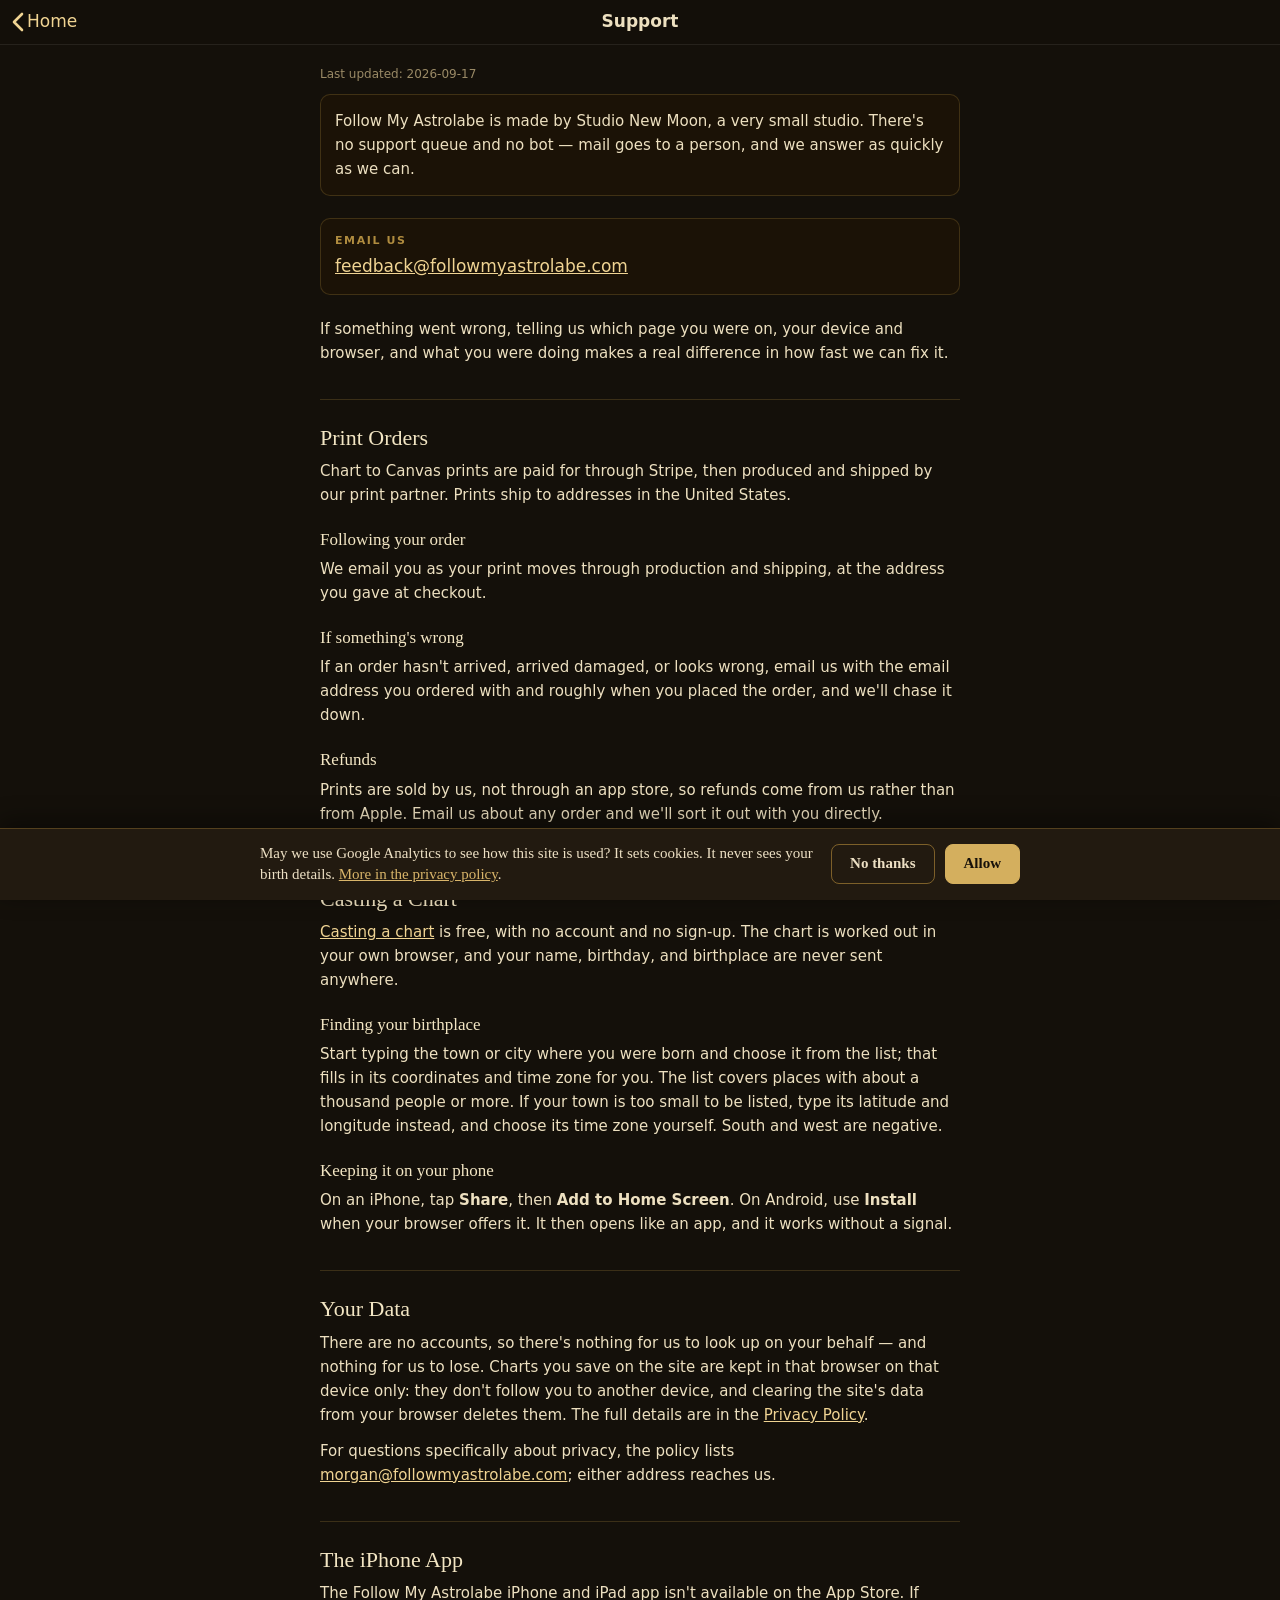
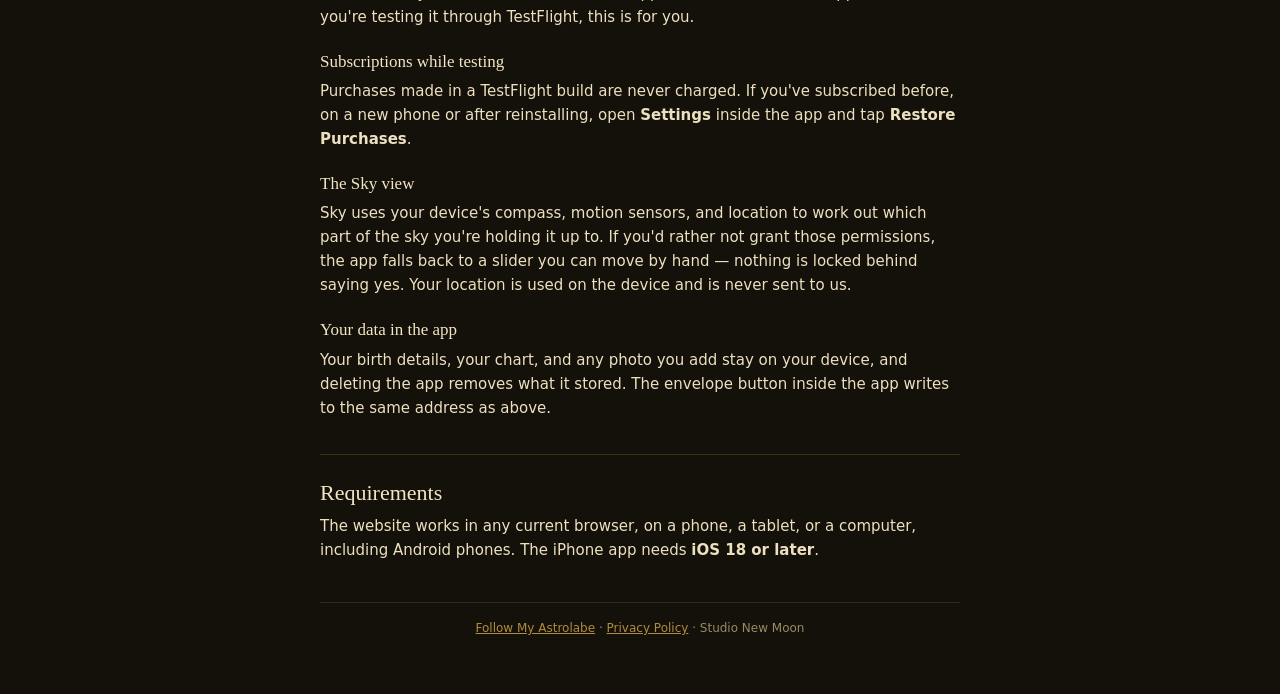
<file: support/index.html>
<!DOCTYPE html>
<html lang="en">
<head>
<!-- Google tag (GTM-N5783V5G, GA4 G-XFTRT9BN03). /assets/consent.js loads gtm.js only
     after the visitor taps Allow. Kept off pages whose URLs carry a private code. -->
<script>
  window.dataLayer = window.dataLayer || [];
  function gtag(){dataLayer.push(arguments);}
  gtag('js', new Date());
</script>
<script src="/assets/consent.js" defer></script>
<meta charset="UTF-8">
<meta name="viewport" content="width=device-width, initial-scale=1">
<title>Support — Follow My Astrolabe</title>
<meta name="description" content="Support for Follow My Astrolabe — how to reach us, and answers to the questions that come up most.">
<!-- What a shared link shows: iMessage, Slack, Facebook, and the rest read these. -->
<meta property="og:type" content="website">
<meta property="og:site_name" content="Follow My Astrolabe">
<meta property="og:title" content="Support — Follow My Astrolabe">
<meta property="og:description" content="Support for Follow My Astrolabe — how to reach us, and answers to the questions that come up most.">
<meta property="og:url" content="https://www.followmyastrolabe.com/support/">
<meta property="og:image" content="https://www.followmyastrolabe.com/assets/share/home.jpg">
<meta property="og:image:width" content="1200">
<meta property="og:image:height" content="630">
<meta property="og:image:alt" content="The Follow My Astrolabe wordmark in brass on a night sky, over the line Your Path, Cast in Metal.">
<meta name="twitter:card" content="summary_large_image">
<link rel="icon" href="/assets/favicon.png">
<meta name="theme-color" content="#14100A">
<link rel="stylesheet" href="/assets/app.css">
</head>
<body class="page reading">
<header class="nav-bar">
  <div class="leading">
    <a class="back" href="/"><svg viewBox="0 0 12 20" aria-hidden="true"><path d="M10 2 2 10l8 8" fill="none" stroke="currentColor" stroke-width="2.6" stroke-linecap="round" stroke-linejoin="round"/></svg><span>Home</span></a>
  </div>
  <div class="title" aria-hidden="true">Support</div>
  <div class="trailing"></div>
</header>
<main>
  <h1 class="visually-hidden">Support</h1>
  <div class="dates">Last updated: 2026-09-17</div>

  <p class="lede card">Follow My Astrolabe is made by Studio New Moon, a very small studio. There's no support queue and no bot &mdash; mail goes to a person, and we answer as quickly as we can.</p>

  <div class="contact card">
    <span class="plate-label">Email Us</span>
    <a href="mailto:feedback@followmyastrolabe.com">feedback@followmyastrolabe.com</a>
  </div>
  <p>If something went wrong, telling us which page you were on, your device and browser, and what you were doing makes a real difference in how fast we can fix it.</p>

  <h2>Print Orders</h2>
  <p>Chart to Canvas prints are paid for through Stripe, then produced and shipped by our print partner. Prints ship to addresses in the United States.</p>

  <h3>Following your order</h3>
  <p>We email you as your print moves through production and shipping, at the address you gave at checkout.</p>

  <h3>If something's wrong</h3>
  <p>If an order hasn't arrived, arrived damaged, or looks wrong, email us with the email address you ordered with and roughly when you placed the order, and we'll chase it down.</p>

  <h3>Refunds</h3>
  <p>Prints are sold by us, not through an app store, so refunds come from us rather than from Apple. Email us about any order and we'll sort it out with you directly.</p>

  <h2>Casting a Chart</h2>
  <p><a href="/app/">Casting a chart</a> is free, with no account and no sign-up. The chart is worked out in your own browser, and your name, birthday, and birthplace are never sent anywhere.</p>

  <h3>Finding your birthplace</h3>
  <p>Start typing the town or city where you were born and choose it from the list; that fills in its coordinates and time zone for you. The list covers places with about a thousand people or more. If your town is too small to be listed, type its latitude and longitude instead, and choose its time zone yourself. South and west are negative.</p>

  <h3>Keeping it on your phone</h3>
  <p>On an iPhone, tap <strong>Share</strong>, then <strong>Add to Home Screen</strong>. On Android, use <strong>Install</strong> when your browser offers it. It then opens like an app, and it works without a signal.</p>

  <h2>Your Data</h2>
  <p>There are no accounts, so there's nothing for us to look up on your behalf &mdash; and nothing for us to lose. Charts you save on the site are kept in that browser on that device only: they don't follow you to another device, and clearing the site's data from your browser deletes them. The full details are in the <a href="/privacy/">Privacy Policy</a>.</p>
  <p>For questions specifically about privacy, the policy lists <a href="mailto:morgan@followmyastrolabe.com">morgan@followmyastrolabe.com</a>; either address reaches us.</p>

  <h2>The iPhone App</h2>
  <p>The Follow My Astrolabe iPhone and iPad app isn't available on the App Store. If you're testing it through TestFlight, this is for you.</p>

  <h3>Subscriptions while testing</h3>
  <p>Purchases made in a TestFlight build are never charged. If you've subscribed before, on a new phone or after reinstalling, open <strong>Settings</strong> inside the app and tap <strong>Restore Purchases</strong>.</p>

  <h3>The Sky view</h3>
  <p>Sky uses your device's compass, motion sensors, and location to work out which part of the sky you're holding it up to. If you'd rather not grant those permissions, the app falls back to a slider you can move by hand &mdash; nothing is locked behind saying yes. Your location is used on the device and is never sent to us.</p>

  <h3>Your data in the app</h3>
  <p>Your birth details, your chart, and any photo you add stay on your device, and deleting the app removes what it stored. The envelope button inside the app writes to the same address as above.</p>

  <h2>Requirements</h2>
  <p>The website works in any current browser, on a phone, a tablet, or a computer, including Android phones. The iPhone app needs <strong>iOS 18 or later</strong>.</p>

  <footer>
    <a href="/">Follow My Astrolabe</a> &middot; <a href="/privacy/">Privacy Policy</a> &middot; Studio New Moon
  </footer>
</main>
<!-- Cloudflare Web Analytics: counts page views without cookies. Left off
     /order/thank-you/, whose URL carries a Stripe session id. -->
<script type="module" src="https://static.cloudflareinsights.com/beacon.min.js" data-cf-beacon='{"token": "1b4ff25c9c9c4923b92ff0101dc01c16"}'></script>
</body>
</html>
</file>
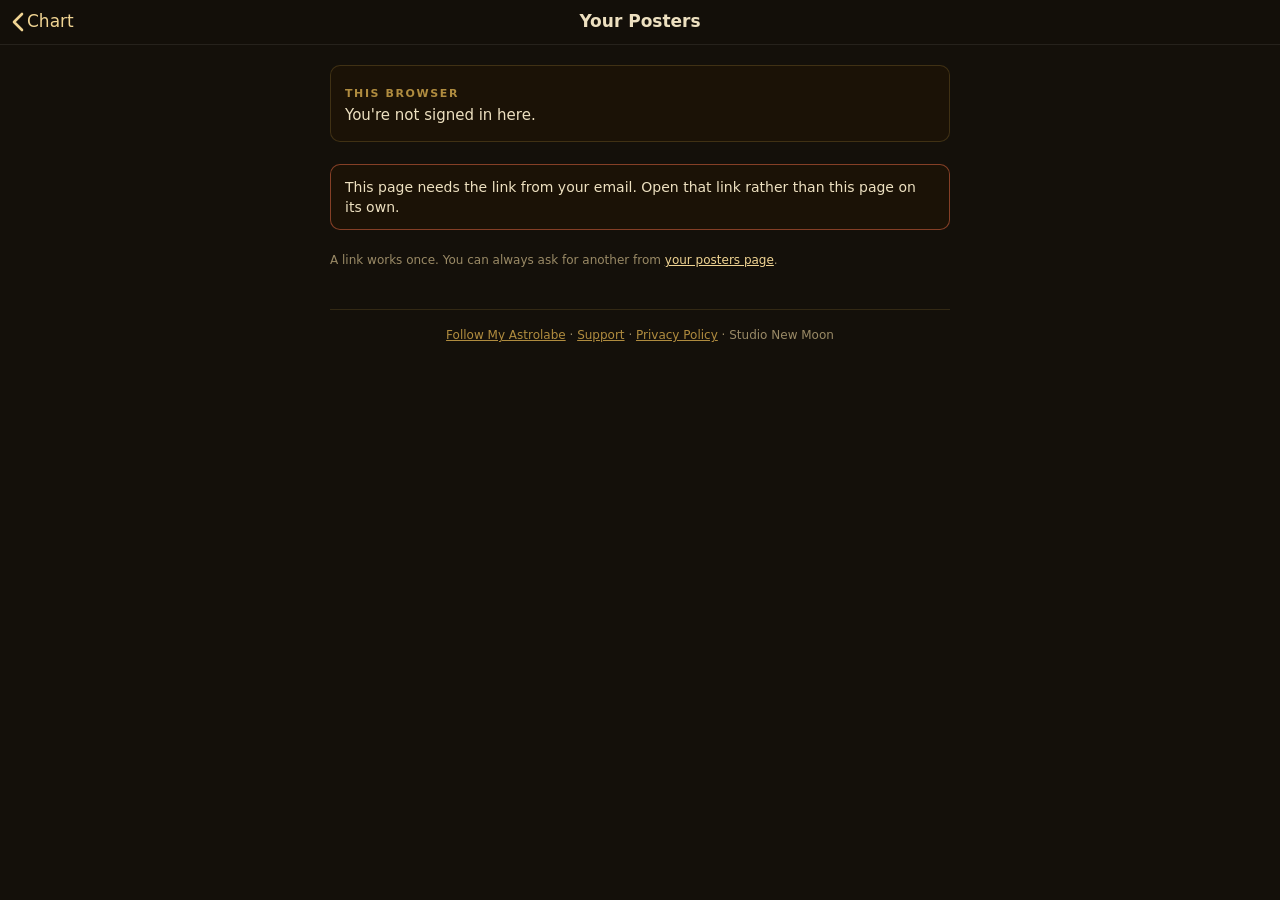
<file: account/unlock/index.html>
<!DOCTYPE html>
<html lang="en">
<head>
<meta charset="UTF-8">
<meta name="viewport" content="width=device-width, initial-scale=1">
<title>Opening your posters — Follow My Astrolabe</title>
<meta name="description" content="Opening a Follow My Astrolabe sign-in link shows your posters in this browser.">
<meta name="robots" content="noindex">
<link rel="icon" href="/assets/favicon.png">
<meta name="theme-color" content="#14100A">
<link rel="stylesheet" href="/assets/app.css">
<script src="/assets/fit-buttons.js" defer></script>
<style>
  #state{ font-size: 15px; color: var(--ink); }
</style>
</head>
<body class="page">
<header class="nav-bar">
  <div class="leading">
    <a class="back" href="/app/"><svg viewBox="0 0 12 20" aria-hidden="true"><path d="M10 2 2 10l8 8" fill="none" stroke="currentColor" stroke-width="2.6" stroke-linecap="round" stroke-linejoin="round"/></svg><span>Chart</span></a>
  </div>
  <div class="title" aria-hidden="true">Your Posters</div>
  <div class="trailing"></div>
</header>
<main class="form-width">
  <h1 class="visually-hidden">Opening your posters</h1>
  <div class="card">
    <span class="plate-label">This Browser</span>
    <p id="state">One moment, signing you in.</p>
  </div>
  <div class="problem" id="problem" hidden></div>
  <p class="note" id="againNote" hidden>A link works once. You can always ask
  for another from <a href="/account/">your posters page</a>.</p>
  <footer>
    <a href="/">Follow My Astrolabe</a> &middot; <a href="/support/">Support</a> &middot; <a href="/privacy/">Privacy Policy</a> &middot; Studio New Moon
  </footer>
</main>
<script type="module">
  import { call, writePass } from "/account/src/posters.js";
  const state = document.getElementById("state");
  const problem = document.getElementById("problem");
  const code = new URLSearchParams(location.search).get("code");

  function failed(message) {
    state.textContent = "You're not signed in here.";
    problem.textContent = message;
    problem.hidden = false;
    document.getElementById("againNote").hidden = false;
  }

  // The code is spent the moment it's redeemed, so take it out of the address
  // bar and the history straight away: a reload or a back button then can't
  // try a code that no longer works.
  history.replaceState(null, "", location.pathname);

  if (!code) {
    failed("This page needs the link from your email. Open that link rather than this page on its own.");
  } else {
    try {
      const { ok, body } = await call("/account/redeem", { code });
      if (!ok || !body.pass) {
        failed(body.error ?? "That link has been used already, or it's expired.");
      } else if (!writePass(body.pass)) {
        failed("This browser won't let the site store anything, so it can't keep you signed in. A private window does that; an ordinary one should work.");
      } else {
        state.textContent = "You're signed in. Taking you to your posters…";
        location.replace("/account/");
      }
    } catch {
      failed("Couldn't reach the order service just now. Try the link again in a minute.");
    }
  }
</script>
<!-- No Cloudflare Web Analytics beacon here, on purpose: this URL carries a
     one-time sign-in code (?code=), and the beacon reports the full URL. -->
</body>
</html>
</file>
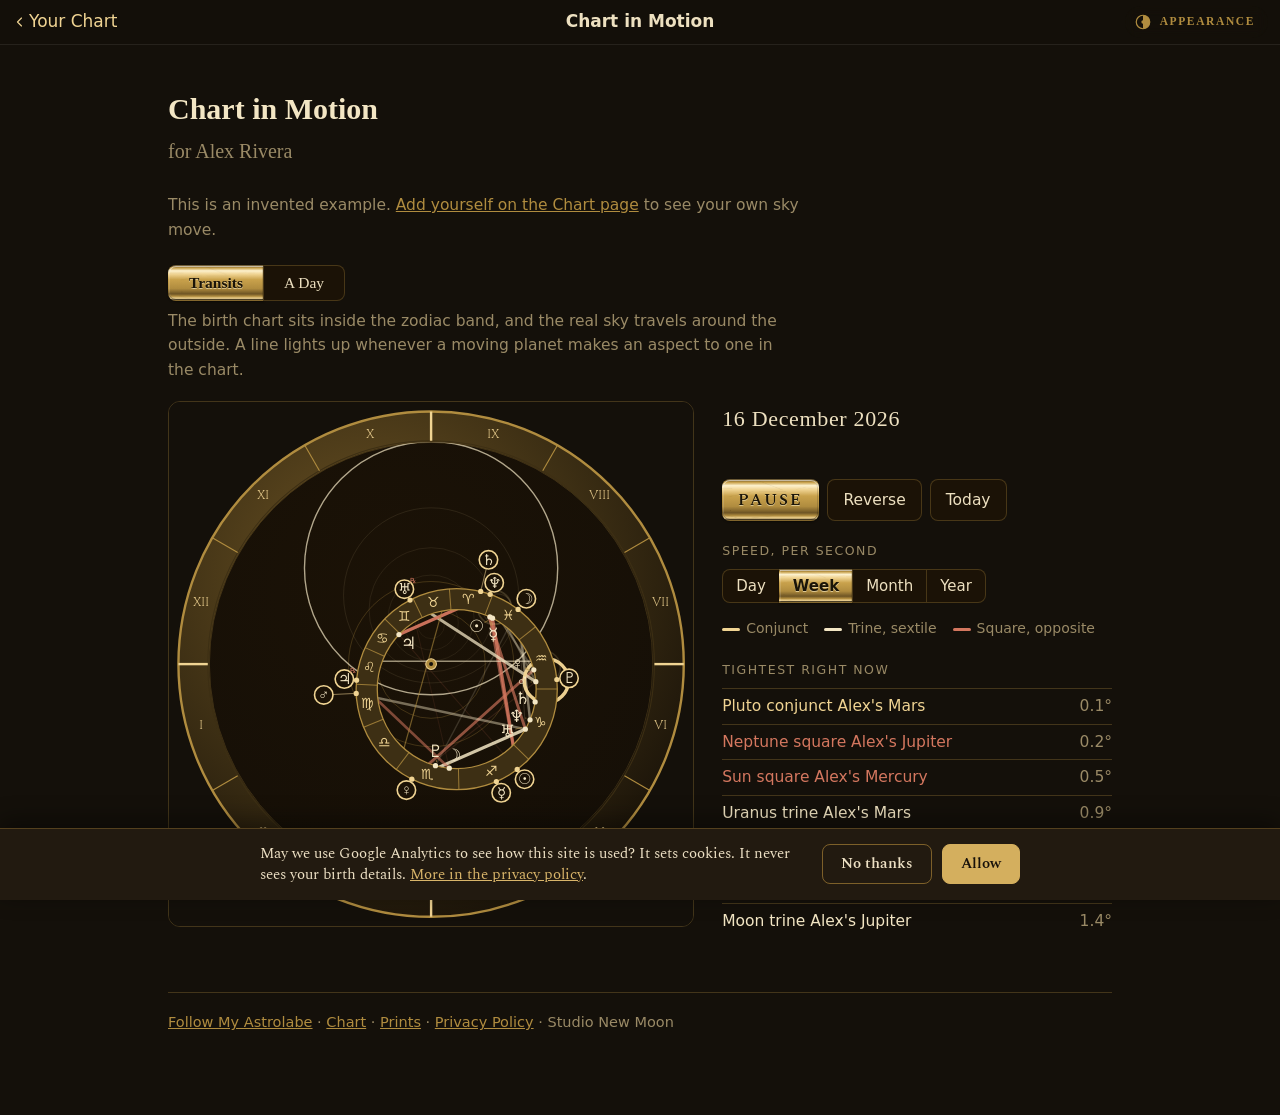
<file: app/motion/index.html>
<!DOCTYPE html>
<html lang="en">
<head>
<!-- Google tag (GTM-N5783V5G, GA4 G-XFTRT9BN03). /assets/consent.js loads gtm.js only
     after the visitor taps Allow. Kept off pages whose URLs carry a private code. -->
<script>
  window.dataLayer = window.dataLayer || [];
  function gtag(){dataLayer.push(arguments);}
  gtag('js', new Date());
</script>
<script src="/assets/consent.js" defer></script>
<meta charset="UTF-8">
<meta name="viewport" content="width=device-width, initial-scale=1">
<title>Chart in Motion — Follow My Astrolabe</title>
<meta name="description" content="A birth chart with the real sky moving around it, and a birthplace turning through one day. Everything is worked out on your device.">
<!-- What a shared link shows: iMessage, Slack, Facebook, and the rest read these. -->
<meta property="og:type" content="website">
<meta property="og:site_name" content="Follow My Astrolabe">
<meta property="og:title" content="Chart in Motion — Follow My Astrolabe">
<meta property="og:description" content="A birth chart with the real sky moving around it, and a birthplace turning through one day. Everything is worked out on your device.">
<meta property="og:url" content="https://www.followmyastrolabe.com/app/motion/">
<meta property="og:image" content="https://www.followmyastrolabe.com/assets/share/instrument.jpg">
<meta property="og:image:width" content="1200">
<meta property="og:image:height" content="630">
<meta property="og:image:alt" content="A brass astrolabe showing a birth chart with Leo rising, beside the words A Working Instrument, Engraved in Brass.">
<meta name="twitter:card" content="summary_large_image">
<meta name="robots" content="noindex">
<link rel="icon" href="/assets/favicon.png">
<link rel="manifest" href="/app/manifest.webmanifest">
<link rel="apple-touch-icon" href="/chart/icons/apple-touch-icon.png">
<meta name="apple-mobile-web-app-title" content="Astrolabe">
<meta name="apple-mobile-web-app-capable" content="yes">
<meta name="mobile-web-app-capable" content="yes">
<meta name="theme-color" content="#14100A">
<link rel="preconnect" href="https://fonts.googleapis.com">
<link rel="preconnect" href="https://fonts.gstatic.com" crossorigin>
<link rel="stylesheet" href="https://fonts.googleapis.com/css2?family=Spectral:ital,wght@0,400;0,500;0,600;1,400&family=Cinzel:wght@500;600&display=swap">
<link rel="stylesheet" href="/assets/app.css">
<script src="/assets/fit-buttons.js" defer></script>
<style>
  /* Colours, type and the metal come from /assets/app.css, then from the
     visitor's Appearance choice (chart/src/appearance.js). No night sky here:
     only the homepage keeps the app's welcome-screen stars. */
  html{ font-synthesis-weight: none; }
  *{ box-sizing: border-box; }
  body{ font-size: 17px; line-height: 1.6; }
  main{ max-width: 980px; margin: 0 auto; padding: clamp(18px, 4vw, 40px) 18px 80px; }
  /* The app's navigation bar: a back control to the chart, the inline title,
     and the Appearance panel's opener where the app keeps its toolbar items. */
  .nav-bar .back{ width: auto; display: inline-flex; align-items: center; gap: 2px; padding: 0 8px 0 2px;
                  font-family: var(--font-body); font-size: 17px; color: var(--bright); text-decoration: none; white-space: nowrap; }
  .nav-bar .back svg{ width: 24px; height: 24px; }
  .nav-bar .ap-open{ position: static; width: auto; height: auto; display: inline-flex; padding: 7px 13px 7px 9px; color: var(--brass); }
  .nav-bar .title{ white-space: nowrap; }
  /* Below 480px the bar can't hold the back label, the title, and a
     labelled Appearance button at once: the button keeps only its icon,
     as on /chart/, and its name stays for screen readers. */
  @media (max-width: 479px){
    .nav-bar .ap-open{ padding: 0; width: 44px; height: 44px; justify-content: center; border: 0; background: none; }
    .nav-bar .ap-open svg{ width: 22px; height: 22px; }
    .nav-bar .ap-open span{ position: absolute; width: 1px; height: 1px; overflow: hidden; clip: rect(0 0 0 0); white-space: nowrap; }
  }
  h1, h2, h3{ font-family: var(--font-display); font-weight: 600; margin: 0; text-wrap: balance; }
  h1{ font-size: clamp(26px, 4.4vw, 38px); }
  h2{ font-size: clamp(22px, 3.4vw, 30px); }
  .for{ font-family: var(--font-display); font-size: clamp(17px, 2.4vw, 20px); color: var(--muted); margin: 2px 0 0; }
  .eyebrow{ font-size: 13px; letter-spacing: .14em; text-transform: uppercase; color: var(--muted); margin: 0 0 6px; }
  .eyebrow a{ color: var(--brass); }
  .quiet{ color: var(--muted); font-size: 15.5px; max-width: 64ch; margin: 8px 0 0; }
  .quiet a{ color: var(--brass); }
  button{ font-family: inherit; cursor: pointer; }
  :focus-visible{ outline: 2px solid var(--brass); outline-offset: 2px; }
  [hidden]{ display: none !important; }

  /* ---- people, as on /app/ ---- */
  .people{ display: flex; flex-wrap: wrap; gap: 8px; margin: 18px 0 6px; align-items: center; }
  .person{ font-size: 15.5px; padding: 7px 14px; border-radius: 999px;
           border: 1px solid var(--rule); background: var(--panel); color: var(--ink); }
  .person[aria-pressed="true"]{ border-color: var(--brass); box-shadow: inset 0 0 0 1px var(--brass); font-weight: 600; }
  .person .rel{ color: var(--muted); font-weight: 400; }
  .people a{ font-size: 15.5px; color: var(--brass); }

  /* ---- controls ---- */
  .seg{ display: inline-flex; flex-wrap: wrap; }
  .seg button{ font-size: 15px; color: var(--ink); background: var(--panel); border: 1px solid var(--rule);
               padding: 7px 13px; margin-left: -1px; border-radius: 0; }
  .seg button:first-child{ border-radius: 8px 0 0 8px; margin-left: 0; }
  .seg button:last-child{ border-radius: 0 8px 8px 0; }
  .seg button[aria-pressed="true"], .seg button[aria-selected="true"]{
    background: var(--brass); border-color: var(--brass); color: var(--ground); font-weight: 600; }
  .tabs{ margin: 22px 0 0; }
  .tabs button{ font-family: var(--font-display); font-size: 15.5px; padding: 8px 20px; }
  .controls{ display: flex; flex-wrap: wrap; gap: 8px; margin-top: 14px; }
  .controls button{ font-size: 15.5px; padding: 8px 15px; border-radius: 8px;
                    border: 1px solid var(--rule); background: var(--panel); color: var(--ink); }
  .controls button[aria-pressed="true"]{ border-color: var(--brass); box-shadow: inset 0 0 0 1px var(--brass); }
  .controls .play{ min-width: 90px; font-weight: 600; background: var(--brass); border-color: var(--brass); color: var(--ground); }

  /* ---- the instrument and its readouts ---- */
  .result{ display: grid; grid-template-columns: minmax(0, 1.35fr) minmax(0, 1fr); gap: 28px; align-items: start; margin-top: 18px; }
  @media (max-width: 780px){ .result{ grid-template-columns: 1fr; } }
  .stage{ position: relative; aspect-ratio: 1; border-radius: 12px; overflow: hidden; border: 1px solid var(--rule); }
  .stage svg{ position: absolute; inset: 0; width: 100%; height: 100%; display: block; }
  .date{ font-family: var(--font-display); font-size: 22px; letter-spacing: .03em; margin: 0;
         font-variant-numeric: tabular-nums; }
  .note{ color: var(--brass); font-style: italic; margin: 2px 0 0; min-height: 1.6em; }
  .label{ font-size: 12.5px; letter-spacing: .12em; text-transform: uppercase; color: var(--muted); margin: 20px 0 8px; }
  ul.list{ list-style: none; padding: 0; margin: 0; }
  ul.aspects{ min-height: 13em; }
  ul.list li{ display: flex; justify-content: space-between; gap: 10px; padding: 5px 0;
              border-top: 1px solid var(--rule); font-size: 15.5px; }
  ul.list .val{ color: var(--muted); font-variant-numeric: tabular-nums; white-space: nowrap; }
  .fused{ color: var(--fused); }
  .flow{ color: var(--flow); }
  .friction{ color: var(--friction); }
  .key{ display: flex; gap: 6px 16px; flex-wrap: wrap; font-size: 14px; color: var(--muted); margin-top: 14px; }
  .key i{ display: inline-block; width: 18px; height: 3px; vertical-align: middle; margin-right: 6px; border-radius: 2px; }

  .notice{ margin: 22px 0 0; padding: 18px 20px; border: 1px solid var(--rule); border-radius: 12px; background: var(--panel); }
  .notice p{ margin: 0; }
  .notice a{ color: var(--brass); }
  .notice .back{ margin-top: 10px; }

  footer{ margin-top: 54px; padding-top: 18px; border-top: 1px solid var(--rule); color: var(--muted); font-size: 14.5px; }
  footer a{ color: var(--brass); }

  /* The app's metal buttons: polished bands that never sit flat, wear worked
     into the metal, a bevel, and lettering cut in rather than printed on.
     Every value is a token, so the metal and tarnish follow Appearance. */
  :root .seg button[aria-pressed="true"],
  :root .seg button[aria-selected="true"],
  :root .controls .play{
    background: var(--metal-wear) center / cover no-repeat, var(--metal);
    color: var(--on-metal); text-shadow: var(--engrave); box-shadow: var(--metal-lift);
    border-color: transparent;
  }
  :root .seg button[aria-pressed="true"]:active, :root .seg button[aria-selected="true"]:active, :root .controls .play:active{ filter: brightness(.93); }
  /* The app's plate label on its action buttons: small capitals, tracked. */
  .controls .play{
    font-family: var(--font-button); font-size: 16px; font-weight: 600;
    letter-spacing: clamp(.06em, .3vw, .14em); text-transform: uppercase;
  }
</style>
</head>
<body>
<header class="nav-bar">
  <div class="leading"><a class="back" href="/app/#chart"><svg viewBox="0 0 24 24" aria-hidden="true" focusable="false" fill="none" stroke="currentColor" stroke-width="2.3" stroke-linecap="round" stroke-linejoin="round"><path d="m15 4-8 8 8 8"/></svg><span>Your Chart</span></a></div>
  <h1 class="title">Chart in Motion</h1>
  <div class="trailing" id="navTrailing"></div>
</header>
<main>
  <h2>Chart in Motion</h2>
  <p class="for">for <span id="who"></span></p>

  <section class="notice" id="tooSmall" hidden>
    <p>Chart in Motion needs more room than a mobile browser has. Open this page
    on a tablet or a computer to watch the sky move around a chart.</p>
    <p class="back"><a href="/app/">Back to the Chart page</a></p>
  </section>

  <div id="roomy" hidden>
    <nav class="people" id="people" aria-label="People"></nav>
    <p class="quiet" id="exampleNote" hidden>This is an invented example.
    <a href="/app/">Add yourself on the Chart page</a> to see your own sky move.</p>

    <section class="notice" id="cantCast" hidden>
      <p>Chart in Motion needs an exact birth time, and this person's time is
      saved as uncertain. <a href="/app/">Edit them on the Chart page</a> to
      add one.</p>
    </section>

    <section id="sky">
      <div class="seg tabs" role="tablist" aria-label="View">
        <button type="button" role="tab" id="tabTransits" aria-selected="true">Transits</button>
        <button type="button" role="tab" id="tabDay" aria-selected="false">A Day</button>
      </div>
      <p class="quiet" id="subTransits">The birth chart sits inside the zodiac band,
      and the real sky travels around the outside. A line lights up whenever a moving
      planet makes an aspect to one in the chart.</p>
      <p class="quiet" id="subDay" hidden><span id="subDayWho"></span> birthplace,
      minute by minute through one day. The houses stay fixed in the rim while the
      zodiac and the planets turn through them as the Earth rotates.</p>

      <div class="result">
        <div class="stage" id="stage">
          <svg id="motion" role="img" aria-label="The sky in motion over this chart"></svg>
        </div>

        <div>
          <p class="date" id="date"></p>
          <p class="note" id="note" aria-live="polite"></p>
          <div class="controls">
            <button type="button" class="play" id="play" aria-pressed="false">Play</button>
            <button type="button" id="reverse" aria-pressed="false">Reverse</button>
            <button type="button" id="reset"></button>
          </div>

          <p class="label">Speed, per second</p>
          <div class="seg" role="group" aria-label="Speed" id="speeds"></div>

          <div id="transitPanel">
            <div class="key">
              <span><i style="background:var(--fused)"></i>Conjunct</span>
              <span><i style="background:var(--flow)"></i>Trine, sextile</span>
              <span><i style="background:var(--friction)"></i>Square, opposite</span>
            </div>
            <p class="label">Tightest right now</p>
            <ul class="list aspects" id="aspects"></ul>
          </div>

          <div id="dayPanel" hidden>
            <p class="label">Which day</p>
            <div class="seg" role="group" aria-label="Which day">
              <button type="button" data-day="birth" aria-pressed="true" id="dayBirth">The day they were born</button>
              <button type="button" data-day="today" aria-pressed="false">Today</button>
            </div>
            <p class="label">On the wheel now</p>
            <ul class="list" id="angles"></ul>
          </div>
        </div>
      </div>
    </section>
  </div>

  <footer>
    <a href="/">Follow My Astrolabe</a> &middot; <a href="/app/">Chart</a> &middot; <a href="/prints/">Prints</a> &middot;
    <a href="/privacy/">Privacy Policy</a> &middot; Studio New Moon
  </footer>
</main>

<script type="module" src="/app/src/motion-page.js"></script>
<!-- Cloudflare Web Analytics: counts page views without cookies. Left off
     /order/thank-you/, whose URL carries a Stripe session id. -->
<script type="module" src="https://static.cloudflareinsights.com/beacon.min.js" data-cf-beacon='{"token": "1b4ff25c9c9c4923b92ff0101dc01c16"}'></script>
</body>
</html>
</file>
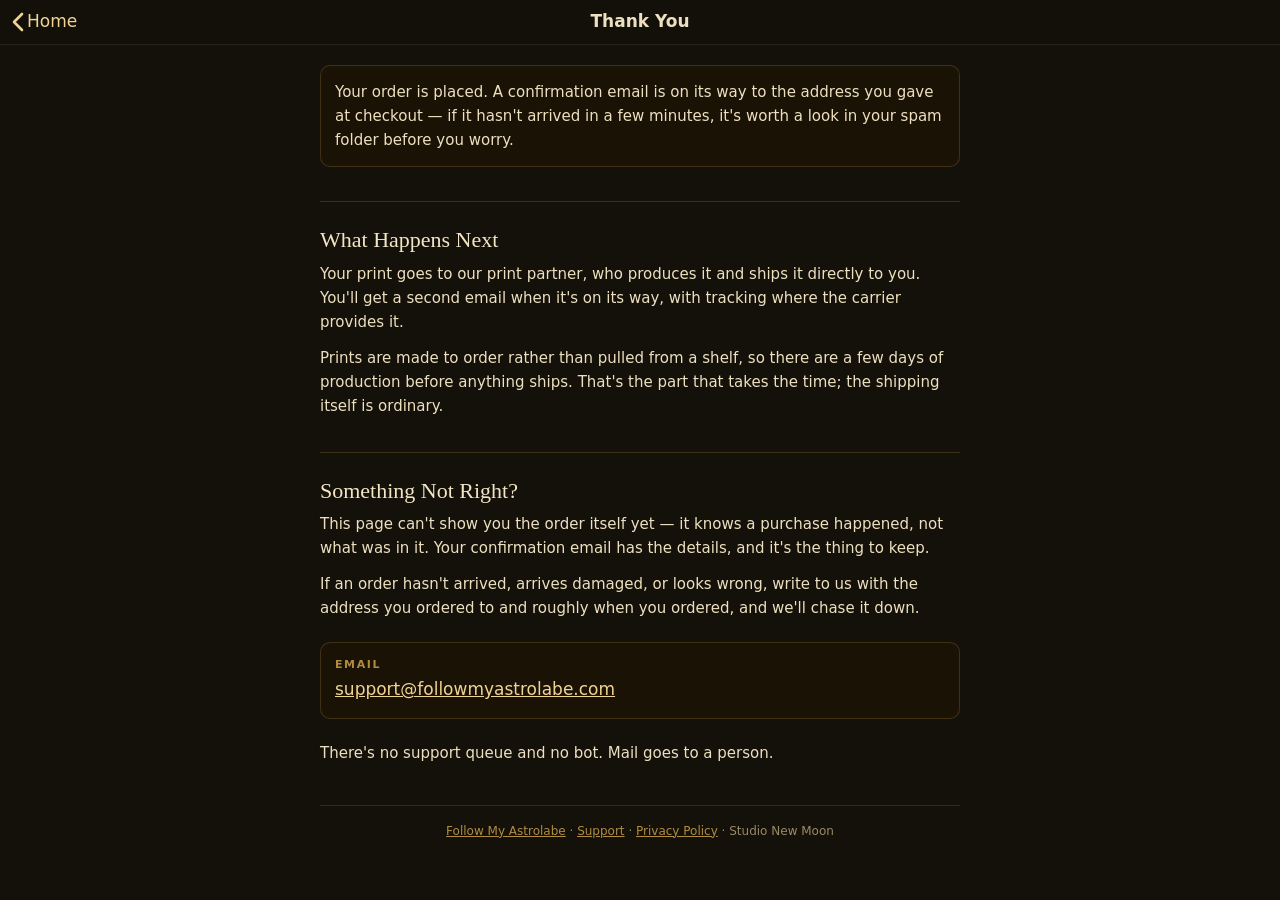
<file: order/thank-you/index.html>
<!DOCTYPE html>
<html lang="en">
<head>
<meta charset="UTF-8">
<meta name="viewport" content="width=device-width, initial-scale=1">
<title>Thank You — Follow My Astrolabe</title>
<meta name="description" content="Your Chart to Canvas print order is confirmed.">
<meta name="robots" content="noindex">
<link rel="icon" href="/assets/favicon.png">
<meta name="theme-color" content="#14100A">
<link rel="stylesheet" href="/assets/app.css">
</head>
<body class="page reading">
<header class="nav-bar">
  <div class="leading">
    <a class="back" href="/"><svg viewBox="0 0 12 20" aria-hidden="true"><path d="M10 2 2 10l8 8" fill="none" stroke="currentColor" stroke-width="2.6" stroke-linecap="round" stroke-linejoin="round"/></svg><span>Home</span></a>
  </div>
  <div class="title" aria-hidden="true">Thank You</div>
  <div class="trailing"></div>
</header>
<main>
  <h1 class="visually-hidden">Thank you</h1>

  <p class="lede card">Your order is placed. A confirmation email is on its way to
  the address you gave at checkout &mdash; if it hasn't arrived in a few
  minutes, it's worth a look in your spam folder before you worry.</p>

  <h2>What Happens Next</h2>

  <p>Your print goes to our print partner, who produces it and ships it
  directly to you. You'll get a second email when it's on its way, with
  tracking where the carrier provides it.</p>

  <p>Prints are made to order rather than pulled from a shelf, so there are a
  few days of production before anything ships. That's the part that takes the
  time; the shipping itself is ordinary.</p>

  <h2>Something Not Right?</h2>

  <p>This page can't show you the order itself yet &mdash; it knows a purchase
  happened, not what was in it. Your confirmation email has the details, and
  it's the thing to keep.</p>

  <p>If an order hasn't arrived, arrives damaged, or looks wrong, write to us
  with the address you ordered to and roughly when you ordered, and we'll
  chase it down.</p>

  <div class="contact card">
    <span class="plate-label">Email</span>
    <a href="mailto:support@followmyastrolabe.com">support@followmyastrolabe.com</a>
  </div>

  <p>There's no support queue and no bot. Mail goes to a person.</p>

  <footer>
    <a href="/">Follow My Astrolabe</a> &middot; <a href="/support/">Support</a> &middot; <a href="/privacy/">Privacy Policy</a> &middot; Studio New Moon
  </footer>
</main>
<!-- No Cloudflare Web Analytics beacon here, on purpose: this URL carries a Stripe session id (?session_id=),
     and the beacon reports the full URL. Every other page carries it. -->
</body>
</html>
</file>
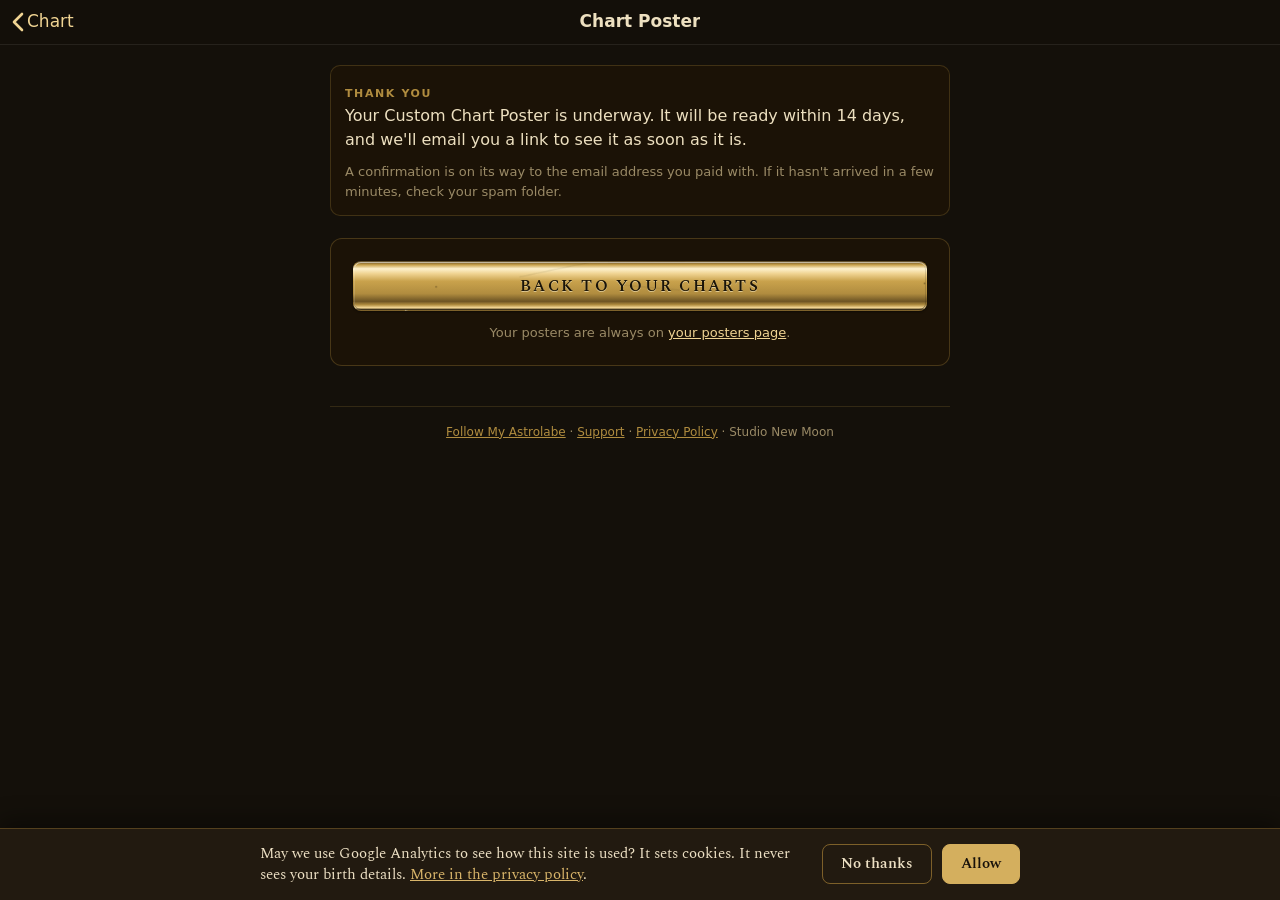
<file: poster/thanks/index.html>
<!DOCTYPE html>
<html lang="en">
<head>
<!-- Google tag (GTM-N5783V5G, GA4 G-XFTRT9BN03). /assets/consent.js loads gtm.js only
     after the visitor taps Allow. Kept off pages whose URLs carry a private code. -->
<script>
  window.dataLayer = window.dataLayer || [];
  function gtag(){dataLayer.push(arguments);}
  gtag('js', new Date());
</script>
<script src="/assets/consent.js" defer></script>
<meta charset="UTF-8">
<meta name="viewport" content="width=device-width, initial-scale=1">
<title>Your poster is underway — Follow My Astrolabe</title>
<meta name="description" content="Your Custom Chart Poster has been ordered.">
<meta name="robots" content="noindex">
<link rel="icon" href="/assets/favicon.png">
<meta name="theme-color" content="#14100A">
<link rel="stylesheet" href="/assets/app.css">
<script src="/assets/fit-buttons.js" defer></script>
<link rel="preconnect" href="https://fonts.googleapis.com">
<link rel="preconnect" href="https://fonts.gstatic.com" crossorigin>
<link rel="stylesheet" href="https://fonts.googleapis.com/css2?family=Spectral:ital,wght@0,400;0,500;0,600;1,400&family=Cinzel:wght@500;600;700&family=JetBrains+Mono:wght@400&display=swap">
<script type="module">
  import { apply } from "/chart/src/appearance.js";
  apply();
</script>
</head>
<body class="page">
<header class="nav-bar">
  <div class="leading">
    <a class="back" href="/app/"><svg viewBox="0 0 12 20" aria-hidden="true"><path d="M10 2 2 10l8 8" fill="none" stroke="currentColor" stroke-width="2.6" stroke-linecap="round" stroke-linejoin="round"/></svg><span>Chart</span></a>
  </div>
  <div class="title" aria-hidden="true">Chart Poster</div>
  <div class="trailing"></div>
</header>
<main class="form-width">
  <h1 class="visually-hidden">Your poster is underway</h1>
  <div class="card">
    <span class="plate-label">Thank You</span>
    <p>Your Custom Chart Poster is underway. It will be ready within 14 days,
    and we'll email you a link to see it as soon as it is.</p>
    <p class="muted-prose">A confirmation is on its way to the email address you
    paid with. If it hasn't arrived in a few minutes, check your spam folder.</p>
  </div>
  <div class="plate">
    <p><a class="metal-button wide" href="/app/">Back to your charts</a></p>
    <p class="note center">Your posters are always on <a href="/account/">your posters page</a>.</p>
  </div>
  <footer>
    <a href="/">Follow My Astrolabe</a> &middot; <a href="/support/">Support</a> &middot; <a href="/privacy/">Privacy Policy</a> &middot; Studio New Moon
  </footer>
</main>
<script type="module" src="https://static.cloudflareinsights.com/beacon.min.js" data-cf-beacon='{"token": "1b4ff25c9c9c4923b92ff0101dc01c16"}'></script>
</body>
</html>
</file>
<file: assets/app.css>
/* The iPhone app's look, for every page of the site but the homepage.
 *
 * Each value here is traceable to the app's Swift source, and should stay so:
 * colours to `Palette.brassAndInk` resolved through `Palette.with(.brass)`
 * (the metal's accent replaces the palette's own brass, as the app does),
 * type to `FontSet.nativeSky`, cards and labels to `BirthChartView` and
 * `PlateLabel` in `Theme.swift`, the metal to `MetalFinish` and `Brass`.
 *
 * These are only the defaults before any script runs. chart/src/appearance.js
 * overwrites every token here from the visitor's Appearance choice, so a page
 * that loads it follows the app's other palettes, metals, and faces too. The
 * homepage is the exception and keeps the app's welcome-screen night.
 */

:root{
  /* Palette.brassAndInk, with the brass metal's accent. */
  --night: #14100A;
  --ground: #14100A;
  --panel: #1B1206;
  --ink: #EDE0C0;
  --muted: #9A8A66;
  --brass: #B08C3F;
  --bright: #F0D493;
  --resist: #F3E6C4;
  --rule: rgba(176,140,63,0.3);
  --danger: #d4775f;
  --glow: rgba(176,140,63,0.14);
  --stars: 0;
  --instrument: #14100A;
  --fused: #F0D493;
  --flow: #F3E6C4;
  --friction: #d4775f;
  --fire: #DD6440;

  /* FontSet.nativeSky: New York over San Francisco over Menlo, and the
     nearest thing a Windows or Android device already carries. */
  --font-display: ui-serif, "New York", "Iowan Old Style", Georgia, serif;
  --font-body: system-ui, -apple-system, "Segoe UI", Roboto, "Helvetica Neue", sans-serif;
  --font-mono: ui-monospace, Menlo, Consolas, monospace;
  /* The metal buttons' engraved labels keep Spectral, the site's serif from
     before it took the app's type, whichever type set Appearance has chosen. */
  --font-button: "Spectral", Georgia, "Times New Roman", serif;

  /* The polished brass ramp (MetalFinish.brass, Brass.polished). */
  --metal: linear-gradient(180deg, #6D5424 0%, #C9A24C 6%, #FDF1CD 14%, #F0D493 24%, #C9A24C 40%, #B08C3F 66%, #6D5424 82%, #B08C3F 89%, #F0D493 95%, #3D2F14 100%);
  --metal-wear: none;
  --on-metal: #1A1408;
  --engrave: 0 1px 0 rgba(253,241,205,0.6);
  --metal-lift: inset 0 1px 0 rgba(255,255,255,.55), inset 0 -1px 0 rgba(0,0,0,.35), inset 1px 0 0 rgba(255,255,255,.14), inset -1px 0 0 rgba(0,0,0,.14), 0 1px 2px rgba(0,0,0,.45);

  /* Layout.swift */
  --readable: 680px;
  --form: 620px;
  --gallery: 820px;
  --wheel: 560px;

  color-scheme: dark;
}

html{ background: var(--ground); }
body{
  margin: 0; background: var(--ground); color: var(--ink);
  font-family: var(--font-body); font-size: 16px; line-height: 1.5;
  -webkit-font-smoothing: antialiased;
}
/* The site's old night sky. Pages still carrying the element keep working;
   it just isn't drawn. */
.stars{ display: none !important; }

h1, h2, h3, .display{ font-family: var(--font-display); color: var(--resist); font-weight: 600; }
a{ color: var(--bright); }

/* `PlateLabel`: small semibold capitals in brass, tracked 1.6pt. */
.plate-label,
h1.plate-label, h2.plate-label, h3.plate-label, p.plate-label{
  margin: 0; line-height: 1.3;
  font-family: var(--font-body); font-size: 11px; font-weight: 600;
  letter-spacing: 1.6px; text-transform: uppercase; color: var(--brass);
}

/* The app's card: panel fill, 10pt corners, a quarter-strength brass rule. */
.card{
  background: var(--panel); border: 1px solid rgba(176,140,63,0.25);
  border-radius: 10px; padding: 14px;
}
.card.featured{ border-color: rgba(221,100,64,0.32); } /* "Your Whole Chart": fire at .32 */
.card > :first-child{ margin-top: 0; }
.card > :last-child{ margin-bottom: 0; }

/* Morgan's standing rule: every button sits on a plate. Inside one, --panel
   turns to the ground colour, so fields and rows still stand out from it.
   (Set on the children, not the plate, or the plate itself loses its fill.) */
.plate{
  background: var(--panel); border: 1px solid var(--rule);
  border-radius: 12px; padding: clamp(16px, 3vw, 22px);
}
.plate > *{ --panel: var(--ground); }
.plate > :first-child{ margin-top: 0; }
.plate > :last-child{ margin-bottom: 0; }

.muted{ color: var(--muted); }

/* Metal buttons: the app's `wornBrassButton` + `brassBevel` + engraved label. */
.metal-button{
  display: inline-flex; align-items: center; justify-content: center; gap: 8px;
  font-family: var(--font-button); font-size: 16px; font-weight: 600;
  letter-spacing: clamp(.06em, .3vw, .14em); text-transform: uppercase;
  padding: 11px clamp(16px, 5vw, 22px); border-radius: 8px; border: 1px solid transparent; cursor: pointer;
  text-align: center;
  /* One line, always: /assets/fit-buttons.js letters a label smaller when it
     would not otherwise fit the room its button has. */
  white-space: nowrap; max-width: 100%;
  background: var(--metal-wear) center / cover no-repeat, var(--metal);
  color: var(--on-metal); text-shadow: var(--engrave); box-shadow: var(--metal-lift);
  text-decoration: none;
}
.metal-button:active{ filter: brightness(.93); }

/* A button given emphasis sits in the app's filigree frame (app/src/filigree.js,
   mode "button"), which pads this holder to clear its own metal. */
/* The install guide's one-tap Install (chart/src/install-guide.js), struck in
   the chosen metal on every page that shows the guide. :root outranks the
   guide's own flat fallback. */
:root .ig-actions .ig-go{
  background: var(--metal-wear) center / cover no-repeat, var(--metal);
  color: var(--on-metal); text-shadow: var(--engrave); box-shadow: var(--metal-lift);
  border-color: transparent; font-family: var(--font-button); font-size: 16px; font-weight: 600;
  letter-spacing: clamp(.06em, .3vw, .14em); text-transform: uppercase; white-space: nowrap;
}
:root .ig-actions .ig-go:active{ filter: brightness(.93); }
.framed-button{ position: relative; display: inline-flex; max-width: 100%; vertical-align: middle; }
.framed-button > .metal-button{ position: relative; z-index: 1; }
/* A whole plate in the filigree, its contents kept above the metal. */
.framed-plate{ position: relative; }
.framed-plate > :not(.filigree){ position: relative; z-index: 1; }
.filigree{ position: absolute; inset: -6px; pointer-events: none; width: calc(100% + 12px); height: calc(100% + 12px); overflow: visible; }
.quiet-button{
  font-family: var(--font-body); font-size: 15px; padding: 10px clamp(12px, 4vw, 16px); border-radius: 8px;
  border: 1px solid var(--rule); background: transparent; color: var(--ink); cursor: pointer;
  white-space: nowrap; max-width: 100%;
}

/* The inline navigation title the app's screens carry (17pt semibold). */
.nav-bar{
  position: sticky; top: 0; z-index: 50;
  display: grid; grid-template-columns: 1fr auto 1fr; align-items: center;
  min-height: 44px; padding: env(safe-area-inset-top, 0px) 12px 0;
  background: color-mix(in srgb, var(--ground) 82%, transparent);
  -webkit-backdrop-filter: saturate(1.4) blur(18px); backdrop-filter: saturate(1.4) blur(18px);
  border-bottom: 0.5px solid rgba(255,255,255,0.08);
}
.nav-bar .title{ grid-column: 2; font-family: var(--font-body); font-size: 17px; font-weight: 600; color: var(--ink); margin: 0; }
.nav-bar .leading{ grid-column: 1; display: flex; gap: 4px; }
.nav-bar .trailing{ grid-column: 3; display: flex; gap: 4px; justify-content: flex-end; }
.nav-bar button, .nav-bar a.icon{
  width: 44px; height: 44px; display: grid; place-items: center;
  background: none; border: 0; color: var(--bright); cursor: pointer; padding: 0;
}
.nav-bar svg{ width: 22px; height: 22px; }

/* The system tab bar, tinted with the palette's bright brass. */
.tab-bar{
  position: fixed; left: 0; right: 0; bottom: 0; z-index: 50;
  display: grid; grid-auto-flow: column; grid-auto-columns: 1fr;
  padding: 6px 4px calc(4px + env(safe-area-inset-bottom, 0px));
  background: color-mix(in srgb, var(--ground) 82%, transparent);
  -webkit-backdrop-filter: saturate(1.4) blur(18px); backdrop-filter: saturate(1.4) blur(18px);
  border-top: 0.5px solid rgba(255,255,255,0.08);
}
.tab-bar a{
  display: flex; flex-direction: column; align-items: center; gap: 2px;
  color: #8E8E93; text-decoration: none; font-family: var(--font-body);
  font-size: 10px; font-weight: 500; padding: 2px 0; position: relative;
}
.tab-bar a[aria-current="page"]{ color: var(--bright); }
.tab-bar svg{ width: 26px; height: 26px; }
.tab-bar .badge{
  position: absolute; top: -4px; left: 52%; padding: 1px 6px; border-radius: 8px;
  font-size: 9.5px; font-weight: 600; background: var(--metal); color: var(--on-metal);
}

/* A segmented control, as `Picker(.segmented)` draws one on a dark ground. */
.segmented{
  display: grid; grid-auto-flow: column; grid-auto-columns: 1fr; gap: 2px;
  padding: 2px; border-radius: 9px; background: rgba(118,118,128,0.24);
}
.segmented button{
  font-family: var(--font-body); font-size: 13px; font-weight: 500; color: var(--ink);
  background: none; border: 0; border-radius: 7px; padding: 6px 10px; cursor: pointer;
}
.segmented button[aria-selected="true"]{ background: rgba(99,99,102,0.9); font-weight: 600; }

/* Readable columns, Layout.readable and friends. */
.readable{ max-width: var(--readable); margin-inline: auto; }
.screen{ padding: 20px; max-width: var(--readable); margin-inline: auto; }

@media (prefers-reduced-motion: reduce){ *{ scroll-behavior: auto !important; } }

/* ---------- pages (site-pages) ----------
 * The pages around the web app: /chart/, /prints/,
 * /privacy/, /support/ and /order/thank-you/. Each carries `class="page"` on
 * its body, so nothing here reaches the homepage or /app/. Sizes are the
 * app's own: a screen's padding and its 22pt VStack spacing from
 * BirthChartView, section titles at displayFont(20) as SettingsView sets
 * them, row text at bodyFont(15) and prose at 14, notes at 12 and 11.
 */
.page *, .page *::before, .page *::after{ box-sizing: border-box; }
.page{ font-synthesis-weight: none; }
.page :focus-visible{ outline: 2px solid var(--bright); outline-offset: 2px; }
.page main{ max-width: var(--readable); margin-inline: auto; padding: 20px 20px 56px; }
.page main.form-width{ max-width: calc(var(--form) + 44px); padding-inline: 22px; }
.page main.gallery-width{ max-width: calc(var(--gallery) + 32px); padding-inline: 16px; }
:where(.page) p{ margin: 0; }
:where(.page) p + p{ margin-top: 10px; }
.page main > * + *{ margin-top: 22px; }
.page main > p + p{ margin-top: 12px; }
.page main > .visually-hidden:first-child + *,
.page main > :is(h2, h3) + *{ margin-top: 0; }
.page main > .dates + *{ margin-top: 10px; }
.page main > h2 + h3{ margin-top: 12px; }

/* The plate's own fill is the palette's panel, and only what sits inside it
   turns to the ground. Declaring --panel on the plate itself made its own
   background resolve to the ground, so a plate showed as an outline only. */
.page .plate{ --panel: inherit; }
.page .plate > *{ --panel: var(--ground); }

/* The back control the app's navigation stack gives every pushed screen:
   a chevron and the name of where it goes, in the bar's tint. */
.nav-bar a.back{
  display: inline-flex; align-items: center; gap: 3px; height: 44px; min-width: 0;
  padding-right: 6px; color: var(--bright); text-decoration: none;
  font-family: var(--font-body); font-size: 17px;
}
.nav-bar a.back svg{ width: 12px; height: 20px; flex: none; }
.nav-bar a.back span{ white-space: nowrap; overflow: hidden; text-overflow: ellipsis; }
.page .nav-bar .title{ text-align: center; white-space: nowrap; overflow: hidden; text-overflow: ellipsis; max-width: 58vw; }

.visually-hidden{
  position: absolute !important; width: 1px; height: 1px; padding: 0; margin: -1px;
  overflow: hidden; clip: rect(0 0 0 0); white-space: nowrap; border: 0;
}

/* BirthChartView's header: one muted line, centered. */
.page .intro{ text-align: center; color: var(--muted); font-size: 14px; line-height: 1.45; max-width: 46ch; margin-inline: auto; }
.page .intro .plate-label{ display: block; margin-bottom: 8px; }
.page .note{ color: var(--muted); font-size: 12px; line-height: 1.45; }
.page .note.center{ text-align: center; }
.page .prose{ font-size: 14px; line-height: 1.55; }
.page .muted-prose{ font-size: 13px; line-height: 1.5; color: var(--muted); }

/* Section titles as Settings sets them: the display face at 20, in resist,
   regular weight (the app's displayFont default). */
.page h2, .page .section-title{
  font-family: var(--font-display); font-size: 20px; font-weight: 400;
  line-height: 1.25; color: var(--resist); margin: 0 0 6px; text-wrap: balance;
}
.page h3{
  font-family: var(--font-display); font-size: 17px; font-weight: 400;
  line-height: 1.3; color: var(--resist); margin: 22px 0 6px; text-wrap: balance;
}
/* A heading that is a plate label stays one: PlateLabel, whatever element. */
.page .plate-label{
  font-family: var(--font-body); font-size: 11px; font-weight: 600; line-height: 1.4;
  letter-spacing: 1.6px; text-transform: uppercase; color: var(--brass);
}
.page .divider{ border: 0; border-top: 1px solid rgba(176,140,63,0.25); margin-block: 24px 0; }
.page .plate h2{ margin-bottom: 6px; }
.page .plate > p{ font-size: 13px; color: var(--muted); line-height: 1.5; }
.page .plate > * + *{ margin-top: 12px; }

/* Messages: the app's notes in fire for what went wrong, brass for news. */
.page .problem, .page .said{
  background: var(--panel); border: 1px solid rgba(176,140,63,0.4);
  border-radius: 10px; padding: 12px 14px; font-size: 14px; line-height: 1.45;
}
.page .problem{ border-color: rgba(221,100,64,0.55); }

/* Fields, as BirthDetailsForm draws them: the ground inside a 6pt corner
   and a 0.4 brass rule, the entered text in resist. */
.page input:not([type=radio]):not([type=checkbox]), .page select{
  font-family: var(--font-body); font-size: 16px; color: var(--resist);
  background: var(--ground); border: 1px solid rgba(176,140,63,0.4);
  border-radius: 6px; padding: 9px; min-width: 0; max-width: 100%;
}
.page input:invalid{ border-color: rgba(221,100,64,0.55); }
.page input[type=radio]{ accent-color: var(--brass); margin: 0; flex: none; }

/* A labelled row, label leading and control trailing, as a Form row is. */
.page .form-row{
  display: flex; flex-wrap: wrap; align-items: center; justify-content: space-between;
  gap: 6px 12px; font-size: 14px; color: var(--ink);
}
.page .form-row > :last-child{ margin-left: auto; }
.page .form-col{ display: flex; flex-direction: column; gap: 8px; font-size: 14px; color: var(--ink); }

/* Full-width metal, as "Cast My Chart" and "Subscribe" are struck. */
.page .metal-button.wide{ display: flex; width: 100%; padding-block: 12px; }
.page .metal-button:disabled{ opacity: .55; cursor: default; }
.page .metal-button{ text-align: center; }
.page .quiet-button{ font-size: 13px; color: var(--brass); }
.page .text-link{
  font-family: var(--font-body); font-size: 13px; color: var(--muted); background: none;
  border: 0; padding: 0; text-decoration: underline; cursor: pointer;
}

/* The app's selectable row (Paywall's tier rows, Settings' profile rows). */
.page .row-card{
  display: flex; flex-wrap: wrap; align-items: center; gap: 3px 12px;
  background: var(--panel); border: 1px solid rgba(176,140,63,0.25);
  border-radius: 10px; padding: 12px; font-size: 15px; color: var(--ink);
}
.page .row-card .trailing{ margin-left: auto; font-variant-numeric: tabular-nums; }
.page .row-card .sub{ display: block; font-size: 11px; color: var(--bright); }
.page .row-card:has(input:checked){ border-color: var(--bright); box-shadow: inset 0 0 0 1px var(--bright); }

/* A contact card: plate label over the address. */
.page .contact .plate-label{ display: block; margin-bottom: 4px; }
.page .contact a{ font-size: 17px; overflow-wrap: anywhere; }

/* The reading pages: the policy and support, as the app's detail screens
   read, prose in the body face at 15 and titles in the display face. */
.page.reading main{ font-size: 15px; line-height: 1.6; }
.page.reading h2{ font-size: 22px; margin: 34px 0 8px; padding-top: 24px; border-top: 1px solid rgba(176,140,63,0.25); }
.page.reading .card p{ font-size: 15px; }
.page .dates{ font-size: 12px; color: var(--muted); }

.page footer{
  margin-top: 40px; padding-top: 16px; border-top: 1px solid rgba(176,140,63,0.2);
  color: var(--muted); font-size: 12px; line-height: 1.6; text-align: center;
}
.page footer a{ color: var(--brass); }
.page footer p{ margin-top: 6px; }

/* ---------- product preview ----------
 * assets/product-mockup.js: Gelato's own photo of the blank product, with the
 * art laid where Gelato places it. Used by /prints/ and /account/. The art is
 * multiplied into light products so the fabric or glaze shows through, and
 * drawn plainly on black, where multiplying would bury it.
 */
.mockup{ position: relative; overflow: hidden; border-radius: 11px; background: #f2f1ee;
         border: 1px solid rgba(176,140,63,0.22); }
.mockup .mock-photo{ display: block; width: 100%; height: auto; max-height: 70vh; object-fit: contain; }
.mockup .mock-art{ position: absolute; left: 0; top: 0; transform-origin: 0 0; pointer-events: none; }
.mockup .mock-art img{ width: 100%; height: 100%; object-fit: contain; display: block; mix-blend-mode: multiply; }
.mockup.on-dark .mock-art img{ mix-blend-mode: normal; }
/* The mugs and canvas: the art warped along a measured grid (product-mockup.js). */
.mockup .mock-warp{ position: absolute; left: 0; top: 0; pointer-events: none; mix-blend-mode: multiply; }
</file>
<file: assets/home/welcome.css>
/* The app's welcome screen (WelcomeView.swift), shared by the homepage and by
   the installed web app, which opens on it. Colours that differ between the
   two (--metal, which follows Appearance in the web app) come from the page. */

.welcome{ --title-gold: linear-gradient(180deg, #8A6C2E 0%, #D9B45F 9%, #FDF1CD 20%, #E6C47F 30%, #C19A4D 44%, #9D7C33 56%, #BD9540 66%, #F2DDA0 79%, #C29C48 90%, #7A5F28 100%); }
.welcome .visually-hidden{
  position:absolute !important; width:1px; height:1px; margin:-1px; padding:0; border:0;
  overflow:hidden; clip:rect(0 0 0 0); clip-path:inset(50%); white-space:nowrap;
}

/* ================= The welcome screen (WelcomeView) =================
   --k is the app's `scale`: 1 at compact width, side/272 at regular. */
.welcome{
  --k:1; --side:272px;
  position:relative; min-height:100vh; min-height:100svh;
  background:#090B1C; overflow:hidden; isolation:isolate;
}
@media (min-width:768px){ .welcome{ --k:1.4706; --side:400px; } }
.welcome .sky, .welcome .shooting{
  position:absolute; inset:0; width:100%; height:100%; pointer-events:none;
}
.welcome .sky{ z-index:0; }
.welcome .shooting{ z-index:1; }
.welcome-stack{
  position:relative; z-index:2;
  display:flex; flex-direction:column; align-items:center;
  min-height:100vh; min-height:100svh;
  padding:0 16px; box-sizing:border-box;
}
.welcome-stack .spacer{ flex:1 1 0; }
.welcome-stack .s1{ min-height:calc(20px * var(--k)); }
.welcome-stack .s2{ min-height:calc(4px * var(--k)); }
.welcome-stack .s3{ min-height:calc(36px * var(--k)); }

.welcome .title{ display:flex; flex-direction:column; align-items:center; gap:calc(10px * var(--k)); width:100%; }
.welcome .wordmark{
  margin:0; display:flex; flex-direction:column; align-items:center; gap:calc(2px * var(--k));
  font-family:'Metamorphous', Georgia, serif; font-weight:400; line-height:normal;
}
.welcome .wm-line{ position:relative; display:inline-block; }
.welcome .wm-text{
  display:inline-block; white-space:nowrap;
  background:var(--title-gold); -webkit-background-clip:text; background-clip:text;
  color:transparent; -webkit-text-fill-color:transparent;
}
/* SwiftUI shadow radius r is a CSS blur of 2r. */
.welcome .wm-follow{ font-size:calc(15px * var(--k)); letter-spacing:4px;
  filter:drop-shadow(0 1px 0 rgba(0,0,0,.85)) drop-shadow(0 2px 10px rgba(0,0,0,.45)); }
.welcome .wm-astro{ font-size:calc(40px * var(--k)); letter-spacing:3px;
  filter:drop-shadow(0 1px 0 rgba(0,0,0,.85)) drop-shadow(0 3px 14px rgba(0,0,0,.45)); }
.welcome .wm-baseline{ display:inline-block; width:0; height:0; vertical-align:baseline; }
.welcome .r-star{
  position:absolute; left:0; top:0; pointer-events:none;
  width:calc(120px * var(--k)); height:calc(120px * var(--k));
}
.welcome .tagline{
  margin:0; box-sizing:border-box; width:100%;
  max-width:calc(420px * var(--k)); padding:0 calc(20px * var(--k));
  font-family:ui-serif, "New York", "Iowan Old Style", "Palatino Linotype", Georgia, serif;
  font-style:italic; font-size:calc(16px * var(--k)); line-height:1.25;
  color:rgba(232,200,122,.65); text-align:center;
}
.welcome .moon-glow{
  display:block; flex:none;
  width:calc(200px * var(--k)); height:calc(84px * var(--k)); margin-top:calc(6px * var(--k));
}
/* The view is taller than the disc's square so the throne and its rings
   have room; the extra is handed straight back with a negative margin. */
.welcome .instrument{
  position:relative; flex:none;
  width:var(--side); height:calc(var(--side) * 316 / 272);
  margin-top:calc(var(--side) * -44 / 272);
  touch-action:pan-y; user-select:none; -webkit-user-select:none; -webkit-tap-highlight-color:transparent;
  cursor:grab; outline:none; border-radius:50%;
  transform:scale(.85); opacity:0;
}
.welcome .instrument:active{ cursor:grabbing; }
.welcome .instrument:focus-visible{ box-shadow:0 0 0 2px rgba(232,200,122,.55); }
.welcome.appeared .instrument{
  transform:none; opacity:1;
  transition:transform .9s cubic-bezier(0,0,.58,1) .15s, opacity .9s cubic-bezier(0,0,.58,1) .15s;
}
@media (prefers-reduced-motion: reduce){
  .welcome .instrument{ transform:none; opacity:1; }
  .welcome.appeared .instrument{ transition:none; }
}
.welcome .instrument canvas{ position:absolute; inset:0; width:100%; height:100%; }
/* `.shadow(color: .black.opacity(0.55), radius: 28, y: 14)`, following
   the silhouette as it narrows through the turn. */
.welcome .instrument-shadow{
  position:absolute; left:8%; right:8%;
  top:calc(var(--side) * (44 / 272 + 0.08) + 14px); height:calc(var(--side) * 0.79);
  border-radius:50%; background:rgba(0,0,0,.55); filter:blur(28px);
  pointer-events:none;
}

/* ENTER: `wornBrassButton` + `brassBevel` + the engraved label.
   Always brass, whatever metal Appearance has chosen: Morgan's rule. The
   installed web app opens on this screen inside /app/, where Appearance sets
   --metal on the root, so the polished brass ramp (Brass.polished, the same
   stops as the homepage's :root) is pinned here on the button itself. The
   wear marks in welcome.js are drawn from brass colours too. */
.welcome .enter{
  --metal: linear-gradient(180deg, #6D5424 0%, #C9A24C 6%, #FDF1CD 14%, #F0D493 24%, #C9A24C 40%, #B08C3F 66%, #6D5424 82%, #B08C3F 89%, #F0D493 95%, #3D2F14 100%);
  position:relative; flex:none; box-sizing:border-box;
  display:inline-flex; align-items:center; justify-content:center;
  width:calc(168px * var(--k)); padding:calc(14px * var(--k)) 0;
  border:0; border-radius:999px; text-decoration:none; cursor:pointer;
  font-family:var(--font-button, "Spectral", Georgia, serif);
  font-weight:600; font-size:calc(15px * var(--k)); line-height:1.2;
  letter-spacing:calc(3px * var(--k)); text-indent:calc(3px * var(--k)); text-transform:uppercase;
  color:#1A1408; text-shadow:0 1px 0 rgba(253,241,205,.6);
  background:var(--wear, none) center / 100% 100% no-repeat, var(--metal);
  box-shadow:0 1px 4px rgba(0,0,0,.45);
}
.welcome .enter::after{
  content:""; position:absolute; inset:0; border-radius:inherit; padding:1px; pointer-events:none;
  background:linear-gradient(180deg, rgba(255,255,255,.55), rgba(0,0,0,.35));
  -webkit-mask:linear-gradient(#000 0 0) content-box, linear-gradient(#000 0 0);
  -webkit-mask-composite:xor; mask:linear-gradient(#000 0 0) content-box exclude, linear-gradient(#000 0 0);
}
.welcome .enter:active{ filter:brightness(.93); }
.welcome .enter:focus-visible{ outline:2px solid #E8C87A; outline-offset:3px; }
.welcome .enter[data-quiet-focus]:focus-visible{ outline:none; }
</file>
